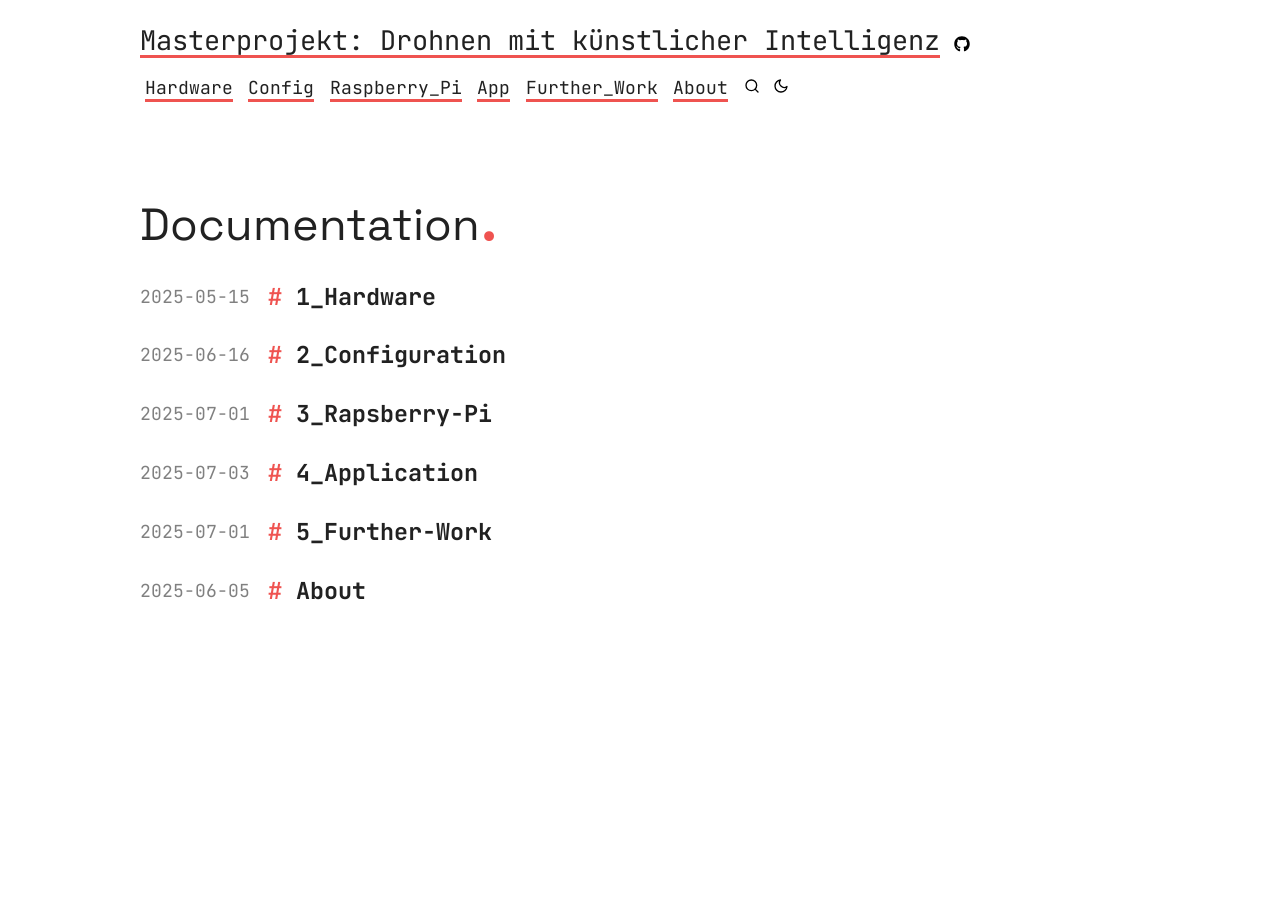
<file: index.html>
<!DOCTYPE html>
<html lang="en" class="dark light">

    <head>
    <meta charset="UTF-8">
    <meta http-equiv="X-UA-Compatible" content="IE=edge">
    <meta name="viewport" content="width=device-width, initial-scale=1.0">
    <meta name="base" content="https:&#x2F;&#x2F;Frankfurt-UAS-AI-Drone.github.io">

    

    
    
    
        <title>Masterprojekt: Drohnen mit künstlicher Intelligenz</title>
        
            <meta property="og:title"
                  content="Masterprojekt: Drohnen mit künstlicher Intelligenz" />
        

    

    
        
            <meta property="og:description" content="Team &#x27;Bananastalker&#x27;" />
        
    

    
        
            <meta name="description" content="Team &#x27;Bananastalker&#x27;" />
        
    

    
    

    
    
        <link href=https://Frankfurt-UAS-AI-Drone.github.io/fonts.css rel="stylesheet" />
    

    
    

    
    

    
    

    
    

    

    
    <link rel="alternate"
          type="application/atom+xml"
          title="Masterprojekt: Drohnen mit künstlicher Intelligenz"
          href="https://Frankfurt-UAS-AI-Drone.github.io/atom.xml">


    
    
        <link rel="stylesheet"
              type="text/css"
              href="https://Frankfurt-UAS-AI-Drone.github.io/theme/light.css" />
        <link id="darkModeStyle"
              rel="stylesheet"
              type="text/css"
              href="https://Frankfurt-UAS-AI-Drone.github.io/theme/dark.css" />
    

    <!-- Set the correct theme in the script -->

    
        <script src=https://Frankfurt-UAS-AI-Drone.github.io/js/themetoggle.js></script>

        
            <script>setTheme(getSavedTheme());</script>
        
    


    <link rel="stylesheet"
          type="text/css"
          media="screen"
          href="https://Frankfurt-UAS-AI-Drone.github.io/main.css" />

    

    <script defer
                    src="https://Frankfurt-UAS-AI-Drone.github.io/search_index.en.js?h=4121a03cc048544de77e"></script>
        <script defer
                src="https://Frankfurt-UAS-AI-Drone.github.io/js/searchElasticlunr.min.js?h=3626c0ef99daa745b31e"></script></head>


    <body>
        <div class="content">
            <header>
    <div class="main">
        
            <a href=https:&#x2F;&#x2F;Frankfurt-UAS-AI-Drone.github.io>Masterprojekt: Drohnen mit künstlicher Intelligenz</a>
        


        <div class="socials">
            
                <a rel="me" href="https:&#x2F;&#x2F;github.com&#x2F;Frankfurt-UAS-AI-Drone" class="social">
                    <img alt="github"
                         src="https://Frankfurt-UAS-AI-Drone.github.io/icons/social/github.svg">
                </a>
            
        </div>
    </div>

    <nav>
        
            <a href=https://Frankfurt-UAS-AI-Drone.github.io/dronehardware style="margin-left: 0.25em">Hardware</a>
        
            <a href=https://Frankfurt-UAS-AI-Drone.github.io/droneconfig style="margin-left: 0.25em">Config</a>
        
            <a href=https://Frankfurt-UAS-AI-Drone.github.io/raspberrypi style="margin-left: 0.25em">Raspberry_Pi</a>
        
            <a href=https://Frankfurt-UAS-AI-Drone.github.io/application style="margin-left: 0.25em">App</a>
        
            <a href=https://Frankfurt-UAS-AI-Drone.github.io/furtherwork style="margin-left: 0.25em">Further_Work</a>
        
            <a href=https://Frankfurt-UAS-AI-Drone.github.io/about style="margin-left: 0.25em">About</a>
        

        
            <button id="search-button"
                    class="search-button"
                    title="$SHORTCUT to open search">
                <img src="https://Frankfurt-UAS-AI-Drone.github.io/icons/search.svg"
                     alt="Search"
                     class="search-icon">
            </button>

            <div id="searchModal"
                 class="search-modal js"
                 role="dialog"
                 aria-labelledby="modalTitle">
                <div id="modal-content">
                    <h1 id="modalTitle" class="page-header">Search</h1>
                    <div id="searchBar">
                        <input id="searchInput"
                               role="combobox"
                               autocomplete="off"
                               spellcheck="false"
                               aria-expanded="false"
                               aria-controls="results-container"
                               placeholder="Search..." />
                        <button id="clear-search" class="clear-button" title="Clear search">
                            <svg xmlns="http://www.w3.org/2000/svg" viewBox="0 -960 960 960">
                                <path d="m256-200-56-56 224-224-224-224 56-56 224 224 224-224 56 56-224 224 224 224-56 56-224-224-224 224Z" />
                            </svg>
                        </button>
                    </div>
                    <div id="results-container">
                        <div id="results-info">
                            <span id="zero_results" style="display: none;">No results</span>
                            <span id="one_result" style="display: none;">1 result</span>
                            <span id="many_results" style="display: none;">$NUMBER results</span>
                        </div>
                        <div id="results" role="listbox"></div>
                    </div>
                </div>
            </div>
        

        
            <a id="dark-mode-toggle"
               onclick="toggleTheme(); event.preventDefault();"
               href="#">
                <img src="https://Frankfurt-UAS-AI-Drone.github.io/icons/sun.svg"
                     id="sun-icon"
                     style="filter: invert(1)"
                     alt="Light" />
                <img src=https://Frankfurt-UAS-AI-Drone.github.io/icons/moon.svg id="moon-icon" alt="Dark" />
            </a>

            <!-- Inititialize the theme toggle icons -->
            <script>updateItemToggleTheme()</script>
        
    </nav>
</header>


            
            
    
        
    <div class="page-header">
        Documentation<span class="primary-color" style="font-size: 1.6em">.</span>
    </div>

    

    
        <main class="list">
    <ul>
            <li class="list-item">
                <section>
                    <div class="post-header">
                        <time>2025-05-15</time>

                        <div>
                            <h1 class="title">
                                <a href=https://Frankfurt-UAS-AI-Drone.github.io/dronehardware/>1_Hardware</a>

                                
                            </h1>

                            <div class="meta">
                                <div class="description">
                                    
                                        
                                    
                                </div>

                                
                            </div>
                        </div>
                    </div>
                </section>
            </li>
        
            <li class="list-item">
                <section>
                    <div class="post-header">
                        <time>2025-06-16</time>

                        <div>
                            <h1 class="title">
                                <a href=https://Frankfurt-UAS-AI-Drone.github.io/droneconfig/>2_Configuration</a>

                                
                            </h1>

                            <div class="meta">
                                <div class="description">
                                    
                                        
                                    
                                </div>

                                
                            </div>
                        </div>
                    </div>
                </section>
            </li>
        
            <li class="list-item">
                <section>
                    <div class="post-header">
                        <time>2025-07-01</time>

                        <div>
                            <h1 class="title">
                                <a href=https://Frankfurt-UAS-AI-Drone.github.io/raspberrypi/>3_Rapsberry-Pi</a>

                                
                            </h1>

                            <div class="meta">
                                <div class="description">
                                    
                                        
                                    
                                </div>

                                
                            </div>
                        </div>
                    </div>
                </section>
            </li>
        
            <li class="list-item">
                <section>
                    <div class="post-header">
                        <time>2025-07-03</time>

                        <div>
                            <h1 class="title">
                                <a href=https://Frankfurt-UAS-AI-Drone.github.io/application/>4_Application</a>

                                
                            </h1>

                            <div class="meta">
                                <div class="description">
                                    
                                        
                                    
                                </div>

                                
                            </div>
                        </div>
                    </div>
                </section>
            </li>
        
            <li class="list-item">
                <section>
                    <div class="post-header">
                        <time>2025-07-01</time>

                        <div>
                            <h1 class="title">
                                <a href=https://Frankfurt-UAS-AI-Drone.github.io/furtherwork/>5_Further-Work</a>

                                
                            </h1>

                            <div class="meta">
                                <div class="description">
                                    
                                        
                                    
                                </div>

                                
                            </div>
                        </div>
                    </div>
                </section>
            </li>
        
            <li class="list-item">
                <section>
                    <div class="post-header">
                        <time>2025-06-05</time>

                        <div>
                            <h1 class="title">
                                <a href=https://Frankfurt-UAS-AI-Drone.github.io/about/>About</a>

                                
                            </h1>

                            <div class="meta">
                                <div class="description">
                                    
                                        
                                    
                                </div>

                                
                            </div>
                        </div>
                    </div>
                </section>
            </li>
        </ul>

        </main>
    

    


            
                
            

            
        </div>
    </body>

</html>
</file>
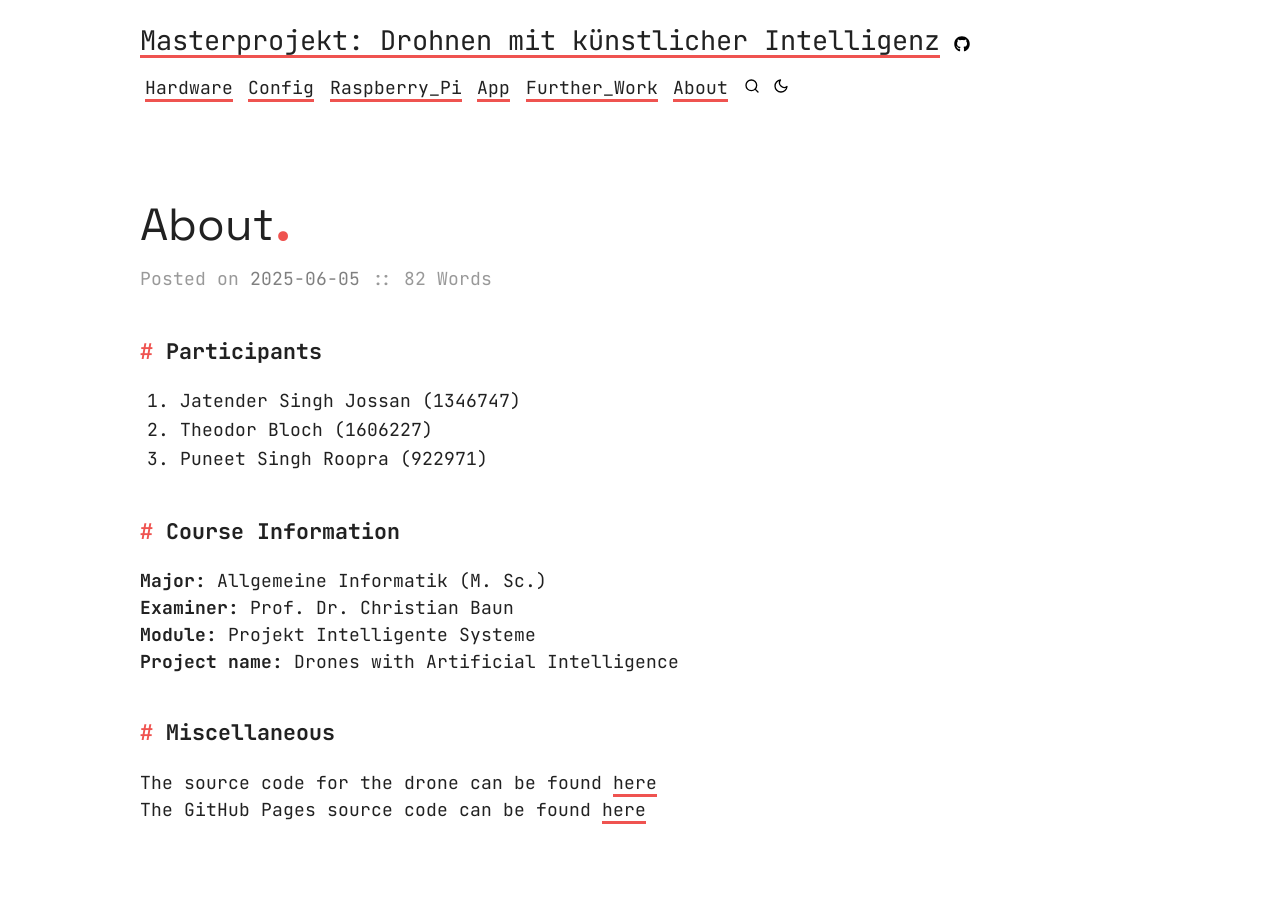
<file: about/index.html>
<!DOCTYPE html>
<html lang="en" class="dark light">

    <head>
    <meta charset="UTF-8">
    <meta http-equiv="X-UA-Compatible" content="IE=edge">
    <meta name="viewport" content="width=device-width, initial-scale=1.0">
    <meta name="base" content="https:&#x2F;&#x2F;Frankfurt-UAS-AI-Drone.github.io">

    

    
    
    
        <title>
            
                About
            
        </title>

        
            <meta property="og:title"
                  content="About" />
        
    

    
        
            <meta property="og:description" content="Team &#x27;Bananastalker&#x27;" />
        
    

    
        
            <meta name="description" content="Team &#x27;Bananastalker&#x27;" />
        
    

    
    

    
    
        <link href=https://Frankfurt-UAS-AI-Drone.github.io/fonts.css rel="stylesheet" />
    

    
    

    
    

    
    

    
    

    

    
    <link rel="alternate"
          type="application/atom+xml"
          title="Masterprojekt: Drohnen mit künstlicher Intelligenz"
          href="https://Frankfurt-UAS-AI-Drone.github.io/atom.xml">


    
    
        <link rel="stylesheet"
              type="text/css"
              href="https://Frankfurt-UAS-AI-Drone.github.io/theme/light.css" />
        <link id="darkModeStyle"
              rel="stylesheet"
              type="text/css"
              href="https://Frankfurt-UAS-AI-Drone.github.io/theme/dark.css" />
    

    <!-- Set the correct theme in the script -->

    
        <script src=https://Frankfurt-UAS-AI-Drone.github.io/js/themetoggle.js></script>

        
            <script>setTheme(getSavedTheme());</script>
        
    


    <link rel="stylesheet"
          type="text/css"
          media="screen"
          href="https://Frankfurt-UAS-AI-Drone.github.io/main.css" />

    

    <script defer
                    src="https://Frankfurt-UAS-AI-Drone.github.io/search_index.en.js?h=4121a03cc048544de77e"></script>
        <script defer
                src="https://Frankfurt-UAS-AI-Drone.github.io/js/searchElasticlunr.min.js?h=3626c0ef99daa745b31e"></script></head>


    <body>
        <div class="content">
            <header>
    <div class="main">
        
            <a href=https:&#x2F;&#x2F;Frankfurt-UAS-AI-Drone.github.io>Masterprojekt: Drohnen mit künstlicher Intelligenz</a>
        


        <div class="socials">
            
                <a rel="me" href="https:&#x2F;&#x2F;github.com&#x2F;Frankfurt-UAS-AI-Drone" class="social">
                    <img alt="github"
                         src="https://Frankfurt-UAS-AI-Drone.github.io/icons/social/github.svg">
                </a>
            
        </div>
    </div>

    <nav>
        
            <a href=https://Frankfurt-UAS-AI-Drone.github.io/dronehardware style="margin-left: 0.25em">Hardware</a>
        
            <a href=https://Frankfurt-UAS-AI-Drone.github.io/droneconfig style="margin-left: 0.25em">Config</a>
        
            <a href=https://Frankfurt-UAS-AI-Drone.github.io/raspberrypi style="margin-left: 0.25em">Raspberry_Pi</a>
        
            <a href=https://Frankfurt-UAS-AI-Drone.github.io/application style="margin-left: 0.25em">App</a>
        
            <a href=https://Frankfurt-UAS-AI-Drone.github.io/furtherwork style="margin-left: 0.25em">Further_Work</a>
        
            <a href=https://Frankfurt-UAS-AI-Drone.github.io/about style="margin-left: 0.25em">About</a>
        

        
            <button id="search-button"
                    class="search-button"
                    title="$SHORTCUT to open search">
                <img src="https://Frankfurt-UAS-AI-Drone.github.io/icons/search.svg"
                     alt="Search"
                     class="search-icon">
            </button>

            <div id="searchModal"
                 class="search-modal js"
                 role="dialog"
                 aria-labelledby="modalTitle">
                <div id="modal-content">
                    <h1 id="modalTitle" class="page-header">Search</h1>
                    <div id="searchBar">
                        <input id="searchInput"
                               role="combobox"
                               autocomplete="off"
                               spellcheck="false"
                               aria-expanded="false"
                               aria-controls="results-container"
                               placeholder="Search..." />
                        <button id="clear-search" class="clear-button" title="Clear search">
                            <svg xmlns="http://www.w3.org/2000/svg" viewBox="0 -960 960 960">
                                <path d="m256-200-56-56 224-224-224-224 56-56 224 224 224-224 56 56-224 224 224 224-56 56-224-224-224 224Z" />
                            </svg>
                        </button>
                    </div>
                    <div id="results-container">
                        <div id="results-info">
                            <span id="zero_results" style="display: none;">No results</span>
                            <span id="one_result" style="display: none;">1 result</span>
                            <span id="many_results" style="display: none;">$NUMBER results</span>
                        </div>
                        <div id="results" role="listbox"></div>
                    </div>
                </div>
            </div>
        

        
            <a id="dark-mode-toggle"
               onclick="toggleTheme(); event.preventDefault();"
               href="#">
                <img src="https://Frankfurt-UAS-AI-Drone.github.io/icons/sun.svg"
                     id="sun-icon"
                     style="filter: invert(1)"
                     alt="Light" />
                <img src=https://Frankfurt-UAS-AI-Drone.github.io/icons/moon.svg id="moon-icon" alt="Dark" />
            </a>

            <!-- Inititialize the theme toggle icons -->
            <script>updateItemToggleTheme()</script>
        
    </nav>
</header>


            
            
    
    <main>
        <article>
            <div class="title">
                
                
    <div class="page-header">
        About<span class="primary-color" style="font-size: 1.6em">.</span>
    </div>


                <div class="meta">
                    
                        Posted on <time>2025-06-05</time>
                    

                    

                    

                    :: 82 Words

                    
                    

                    
                    

                    

                </div>
            </div>

            

            
            

            <section class="body">
                <h1 id="participants">Participants</h1>
<ol>
<li>Jatender Singh Jossan (1346747) </br></li>
<li>Theodor Bloch (1606227) </br></li>
<li>Puneet Singh Roopra (922971) </br></li>
</ol>
<h1 id="course-information">Course Information</h1>
<p><strong>Major:</strong> Allgemeine Informatik (M. Sc.) </br>
<strong>Examiner:</strong> Prof. Dr. Christian Baun </br>
<strong>Module:</strong> Projekt Intelligente Systeme </br>
<strong>Project name:</strong> Drones with Artificial Intelligence</p>
<h1 id="miscellaneous">Miscellaneous</h1>
<p>The source code for the drone can be found <a href="https://github.com/Frankfurt-UAS-AI-Drone/AI-Drone">here</a> </br>
The GitHub Pages source code can be found <a href="https://github.com/Frankfurt-UAS-AI-Drone/Frankfurt-UAS-AI-Drone.github.io">here</a></p>

            </section>
        </article>
    </main>



            
                
            

            
        </div>
    </body>

</html>
</file>
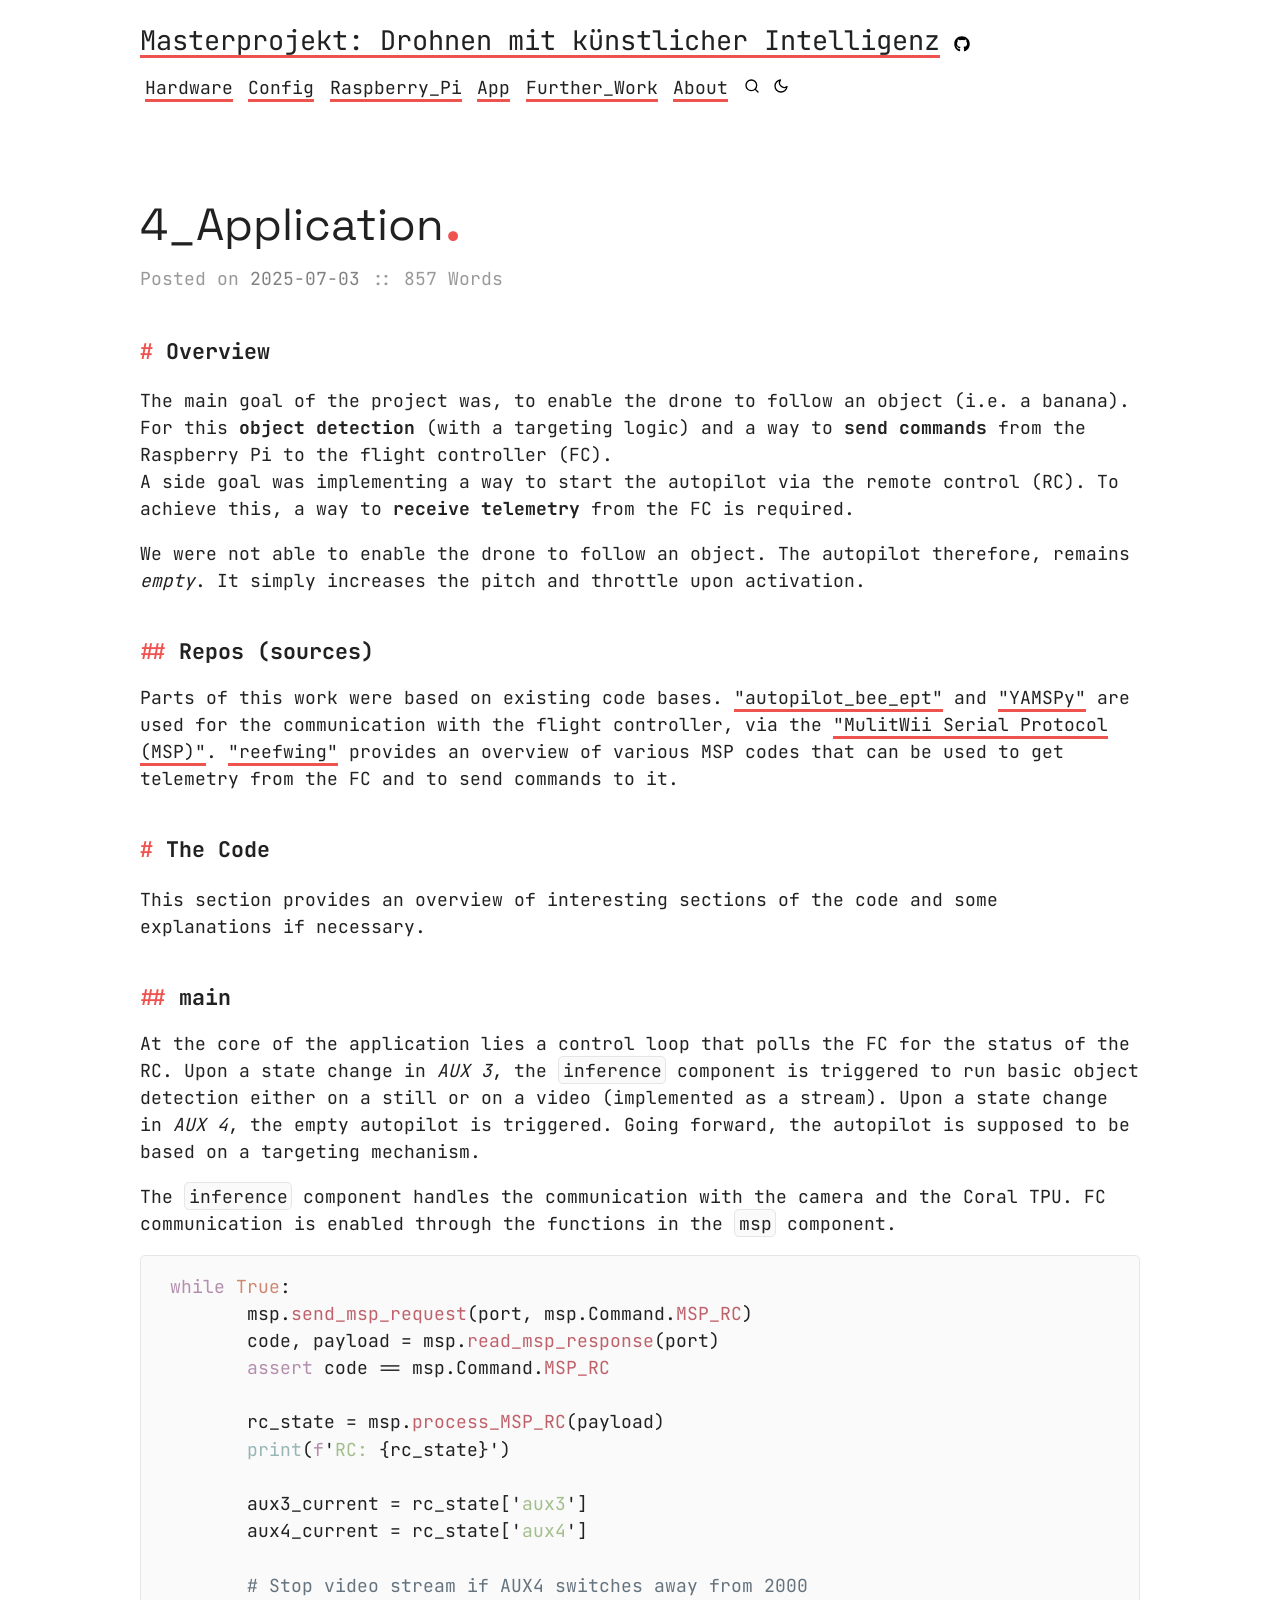
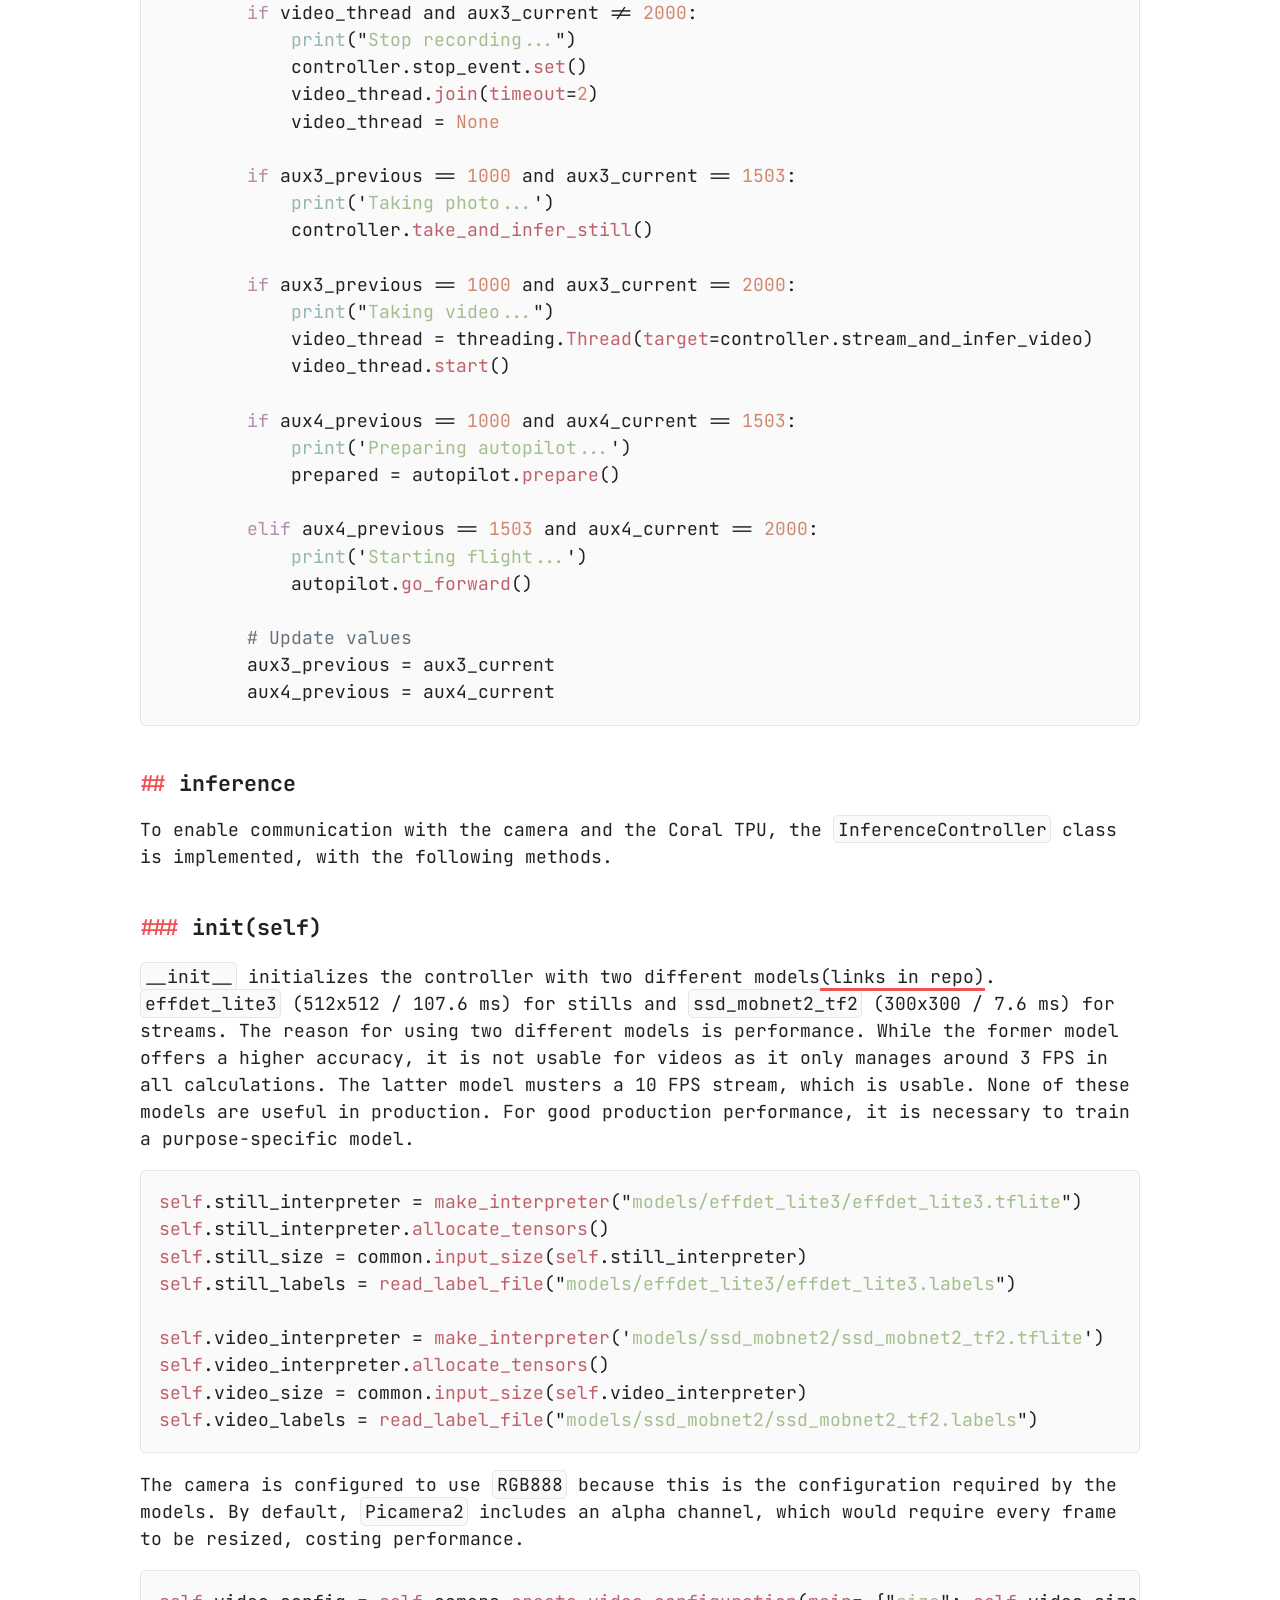
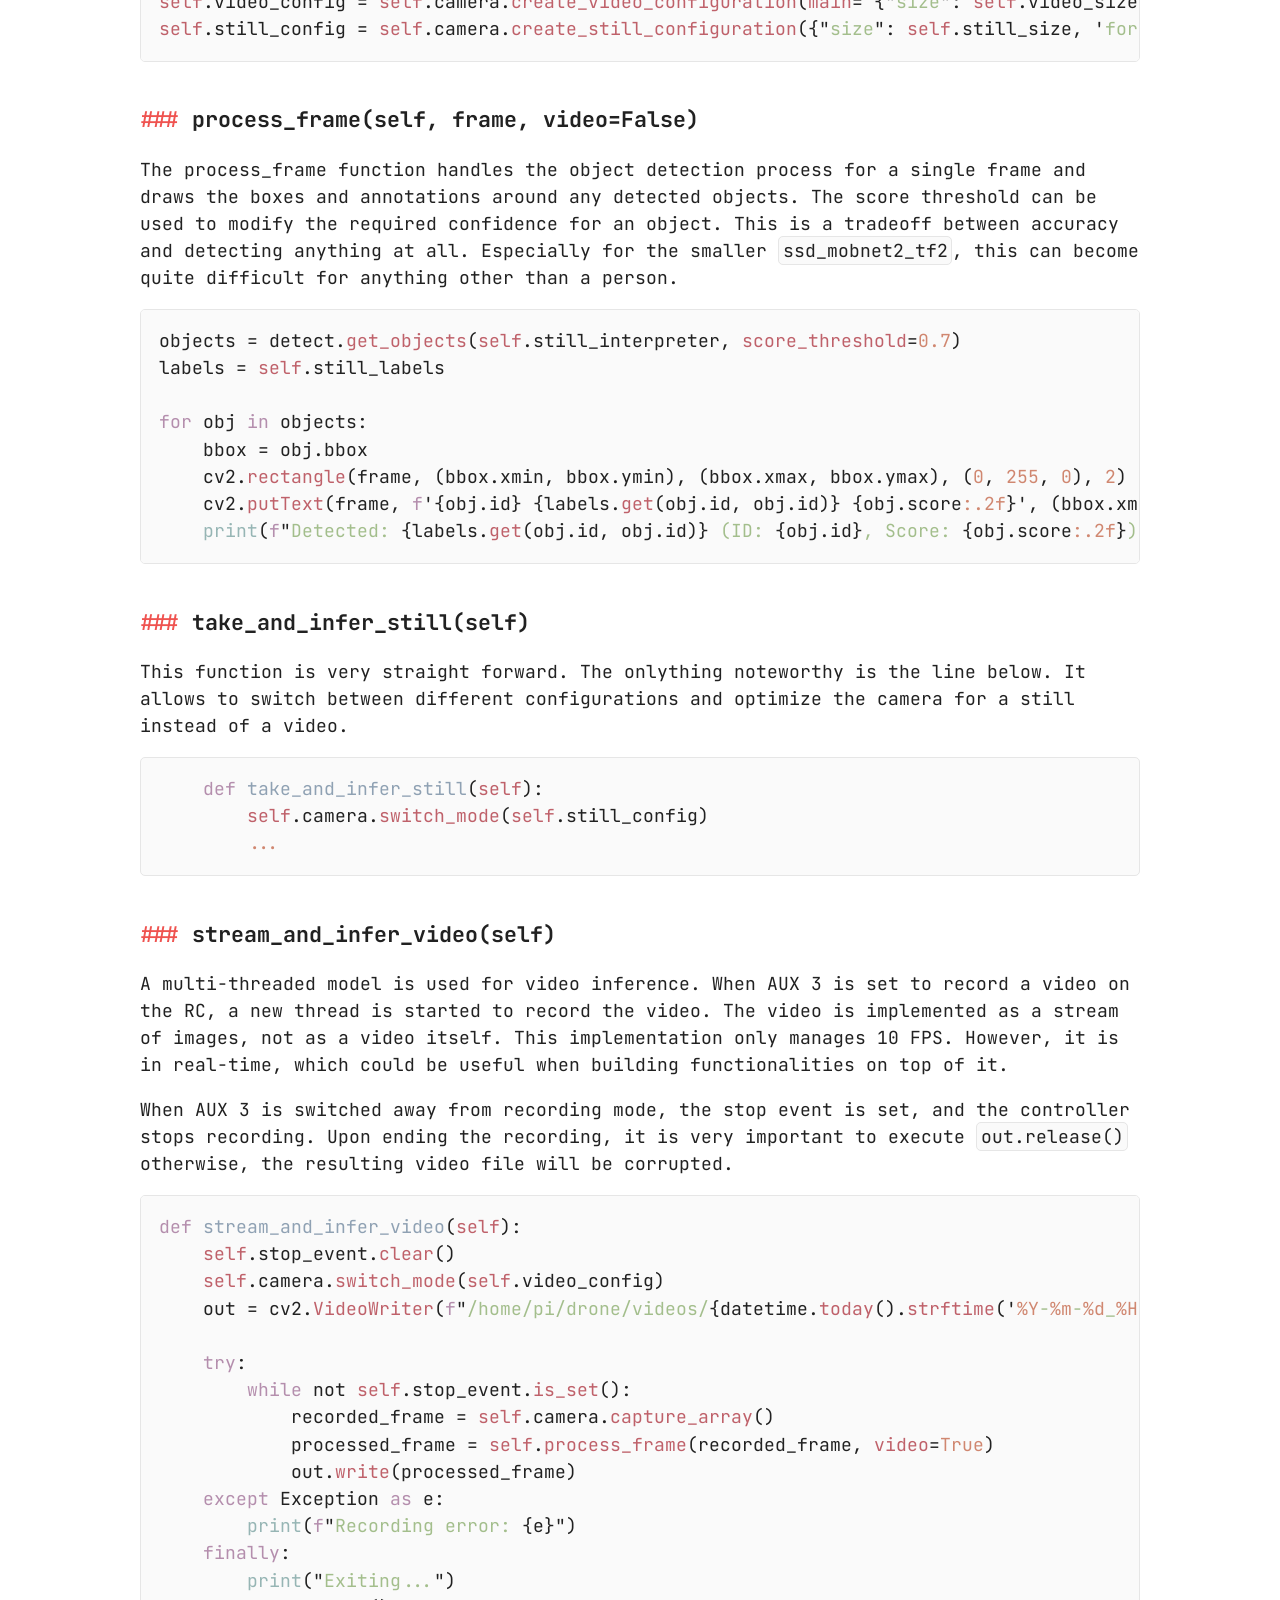
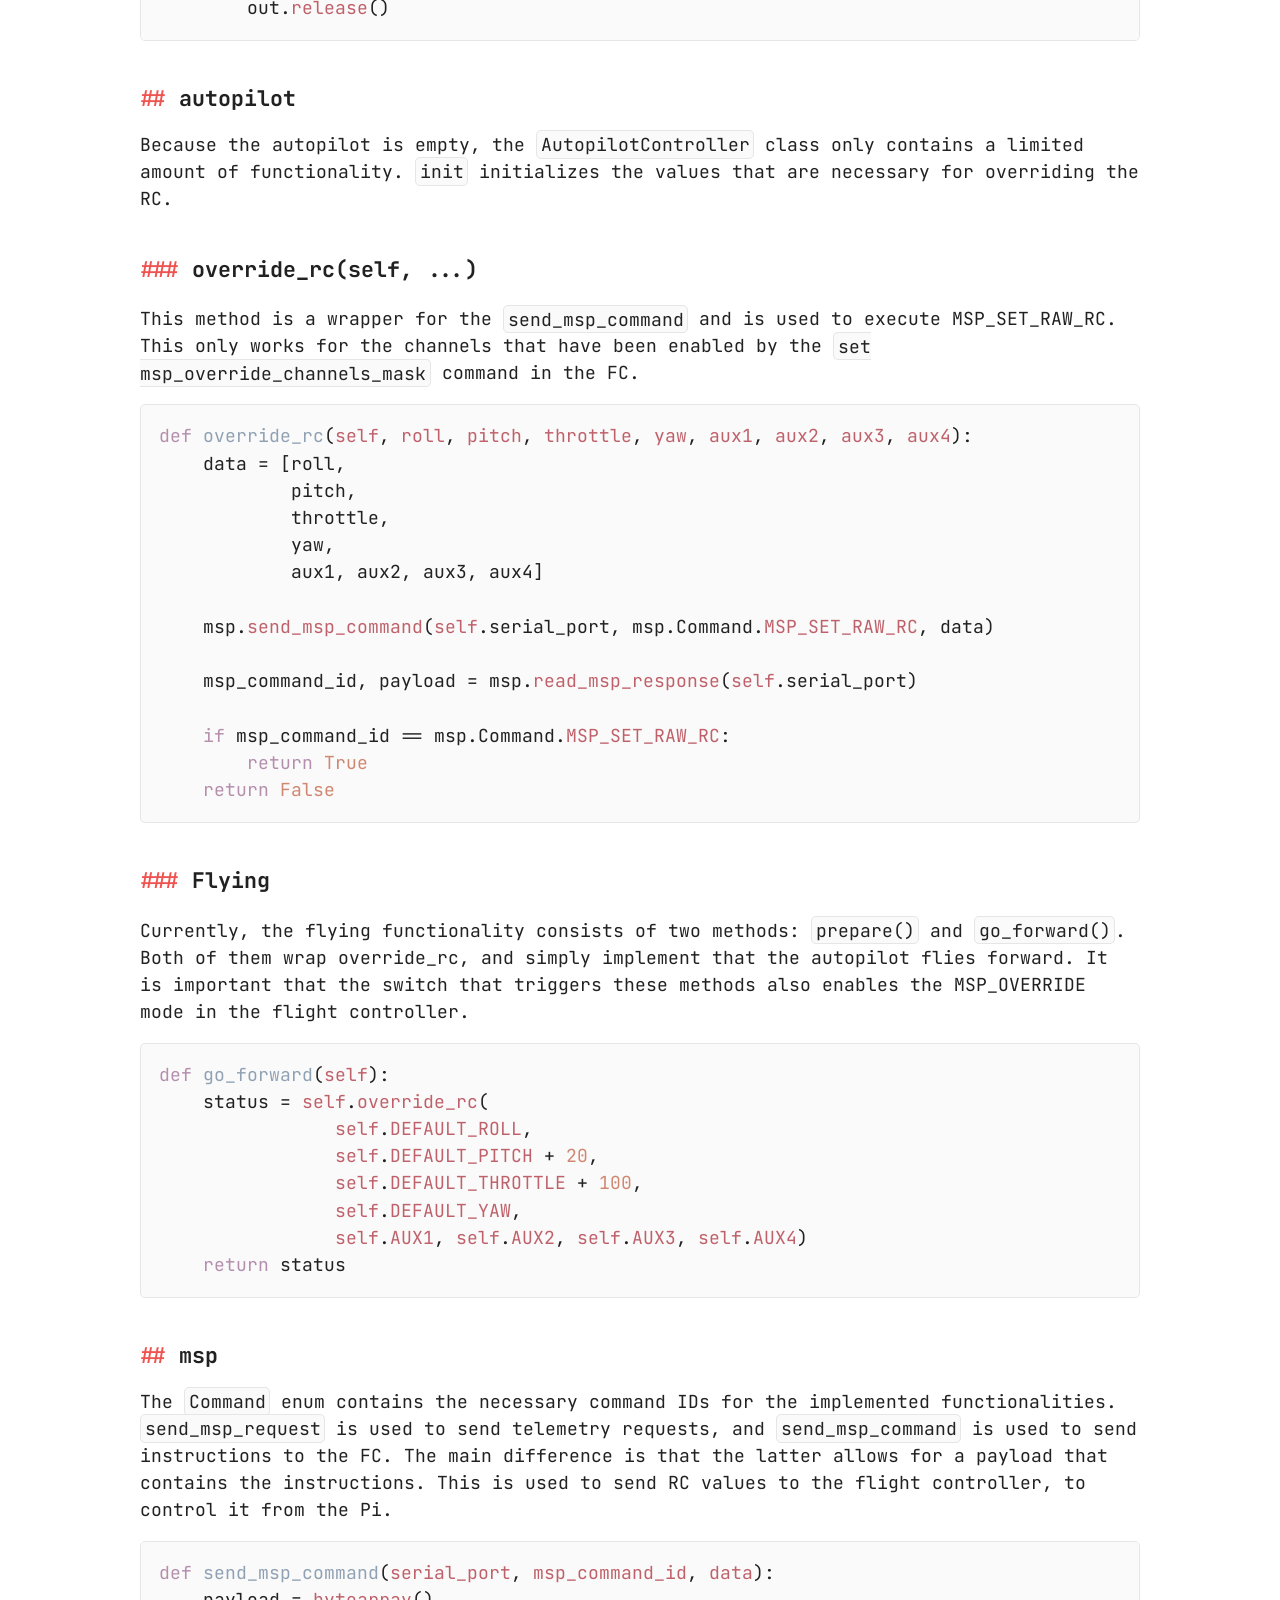
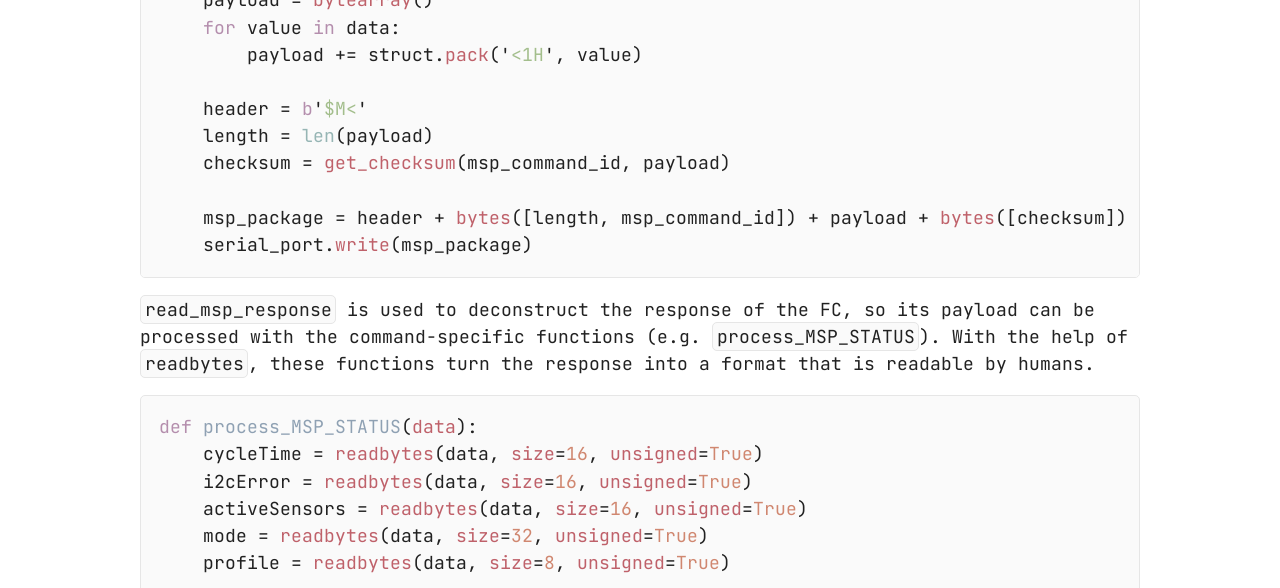
<file: application/index.html>
<!DOCTYPE html>
<html lang="en" class="dark light">

    <head>
    <meta charset="UTF-8">
    <meta http-equiv="X-UA-Compatible" content="IE=edge">
    <meta name="viewport" content="width=device-width, initial-scale=1.0">
    <meta name="base" content="https:&#x2F;&#x2F;Frankfurt-UAS-AI-Drone.github.io">

    

    
    
    
        <title>
            
                4_Application
            
        </title>

        
            <meta property="og:title"
                  content="4_Application" />
        
    

    
        
            <meta property="og:description" content="Team &#x27;Bananastalker&#x27;" />
        
    

    
        
            <meta name="description" content="Team &#x27;Bananastalker&#x27;" />
        
    

    
    

    
    
        <link href=https://Frankfurt-UAS-AI-Drone.github.io/fonts.css rel="stylesheet" />
    

    
    

    
    

    
    

    
    

    

    
    <link rel="alternate"
          type="application/atom+xml"
          title="Masterprojekt: Drohnen mit künstlicher Intelligenz"
          href="https://Frankfurt-UAS-AI-Drone.github.io/atom.xml">


    
    
        <link rel="stylesheet"
              type="text/css"
              href="https://Frankfurt-UAS-AI-Drone.github.io/theme/light.css" />
        <link id="darkModeStyle"
              rel="stylesheet"
              type="text/css"
              href="https://Frankfurt-UAS-AI-Drone.github.io/theme/dark.css" />
    

    <!-- Set the correct theme in the script -->

    
        <script src=https://Frankfurt-UAS-AI-Drone.github.io/js/themetoggle.js></script>

        
            <script>setTheme(getSavedTheme());</script>
        
    


    <link rel="stylesheet"
          type="text/css"
          media="screen"
          href="https://Frankfurt-UAS-AI-Drone.github.io/main.css" />

    

    <script defer
                    src="https://Frankfurt-UAS-AI-Drone.github.io/search_index.en.js?h=4121a03cc048544de77e"></script>
        <script defer
                src="https://Frankfurt-UAS-AI-Drone.github.io/js/searchElasticlunr.min.js?h=3626c0ef99daa745b31e"></script></head>


    <body>
        <div class="content">
            <header>
    <div class="main">
        
            <a href=https:&#x2F;&#x2F;Frankfurt-UAS-AI-Drone.github.io>Masterprojekt: Drohnen mit künstlicher Intelligenz</a>
        


        <div class="socials">
            
                <a rel="me" href="https:&#x2F;&#x2F;github.com&#x2F;Frankfurt-UAS-AI-Drone" class="social">
                    <img alt="github"
                         src="https://Frankfurt-UAS-AI-Drone.github.io/icons/social/github.svg">
                </a>
            
        </div>
    </div>

    <nav>
        
            <a href=https://Frankfurt-UAS-AI-Drone.github.io/dronehardware style="margin-left: 0.25em">Hardware</a>
        
            <a href=https://Frankfurt-UAS-AI-Drone.github.io/droneconfig style="margin-left: 0.25em">Config</a>
        
            <a href=https://Frankfurt-UAS-AI-Drone.github.io/raspberrypi style="margin-left: 0.25em">Raspberry_Pi</a>
        
            <a href=https://Frankfurt-UAS-AI-Drone.github.io/application style="margin-left: 0.25em">App</a>
        
            <a href=https://Frankfurt-UAS-AI-Drone.github.io/furtherwork style="margin-left: 0.25em">Further_Work</a>
        
            <a href=https://Frankfurt-UAS-AI-Drone.github.io/about style="margin-left: 0.25em">About</a>
        

        
            <button id="search-button"
                    class="search-button"
                    title="$SHORTCUT to open search">
                <img src="https://Frankfurt-UAS-AI-Drone.github.io/icons/search.svg"
                     alt="Search"
                     class="search-icon">
            </button>

            <div id="searchModal"
                 class="search-modal js"
                 role="dialog"
                 aria-labelledby="modalTitle">
                <div id="modal-content">
                    <h1 id="modalTitle" class="page-header">Search</h1>
                    <div id="searchBar">
                        <input id="searchInput"
                               role="combobox"
                               autocomplete="off"
                               spellcheck="false"
                               aria-expanded="false"
                               aria-controls="results-container"
                               placeholder="Search..." />
                        <button id="clear-search" class="clear-button" title="Clear search">
                            <svg xmlns="http://www.w3.org/2000/svg" viewBox="0 -960 960 960">
                                <path d="m256-200-56-56 224-224-224-224 56-56 224 224 224-224 56 56-224 224 224 224-56 56-224-224-224 224Z" />
                            </svg>
                        </button>
                    </div>
                    <div id="results-container">
                        <div id="results-info">
                            <span id="zero_results" style="display: none;">No results</span>
                            <span id="one_result" style="display: none;">1 result</span>
                            <span id="many_results" style="display: none;">$NUMBER results</span>
                        </div>
                        <div id="results" role="listbox"></div>
                    </div>
                </div>
            </div>
        

        
            <a id="dark-mode-toggle"
               onclick="toggleTheme(); event.preventDefault();"
               href="#">
                <img src="https://Frankfurt-UAS-AI-Drone.github.io/icons/sun.svg"
                     id="sun-icon"
                     style="filter: invert(1)"
                     alt="Light" />
                <img src=https://Frankfurt-UAS-AI-Drone.github.io/icons/moon.svg id="moon-icon" alt="Dark" />
            </a>

            <!-- Inititialize the theme toggle icons -->
            <script>updateItemToggleTheme()</script>
        
    </nav>
</header>


            
            
    
    <main>
        <article>
            <div class="title">
                
                
    <div class="page-header">
        4_Application<span class="primary-color" style="font-size: 1.6em">.</span>
    </div>


                <div class="meta">
                    
                        Posted on <time>2025-07-03</time>
                    

                    

                    

                    :: 857 Words

                    
                    

                    
                    

                    

                </div>
            </div>

            

            
            

            <section class="body">
                <h1 id="overview">Overview</h1>
<p>The main goal of the project was, to enable the drone to follow an object (i.e. a banana). For this <strong>object detection</strong> (with a targeting logic) and a way to <strong>send commands</strong> from the Raspberry Pi to the flight controller (FC). </br>
A side goal was implementing a way to start the autopilot via the remote control (RC). To achieve this, a way to <strong>receive telemetry</strong> from the FC is required.</p>
<p>We were not able to enable the drone to follow an object. The autopilot therefore, remains <em>empty</em>. It simply increases the pitch and throttle upon activation.</p>
<h2 id="repos-sources">Repos (sources)</h2>
<p>Parts of this work were based on existing code bases. <a href="https://github.com/under0tech/autopilot_bee_ept">"autopilot_bee_ept"</a> and <a href="https://github.com/thecognifly/YAMSPy">"YAMSPy"</a> are used for the communication with the flight controller, via the <a href="https://betaflight.com/docs/development/API/MSP-Extensions">"MulitWii Serial Protocol (MSP)"</a>. <a href="https://gist.github.com/reefwing/e9ba13aed51e83cb7245bb4e55b84dea">"reefwing"</a> provides an overview of various MSP codes that can be used to get telemetry from the FC and to send commands to it. </br></p>
<h1 id="the-code">The Code</h1>
<p>This section provides an overview of interesting sections of the code and some explanations if necessary.</p>
<h2 id="main">main</h2>
<p>At the core of the application lies a control loop that polls the FC for the status of the RC. Upon a state change in <em>AUX 3</em>, the <code>inference</code> component is triggered to run basic object detection either on a still or on a video (implemented as a stream). Upon a state change in <em>AUX 4</em>, the empty autopilot is triggered. Going forward, the autopilot is supposed to be based on a targeting mechanism.</p>
<p>The <code>inference</code> component handles the communication with the camera and the Coral TPU. FC communication is enabled through the functions in the <code>msp</code> component.</p>
<pre data-lang="python" style="background-color:#2b303b;color:#c0c5ce;" class="language-python "><code class="language-python" data-lang="python"><span> </span><span style="color:#b48ead;">while </span><span style="color:#d08770;">True</span><span>:
</span><span>        msp.</span><span style="color:#bf616a;">send_msp_request</span><span>(port, msp.Command.</span><span style="color:#bf616a;">MSP_RC</span><span>)
</span><span>        code, payload = msp.</span><span style="color:#bf616a;">read_msp_response</span><span>(port)
</span><span>        </span><span style="color:#b48ead;">assert </span><span>code == msp.Command.</span><span style="color:#bf616a;">MSP_RC
</span><span>
</span><span>        rc_state = msp.</span><span style="color:#bf616a;">process_MSP_RC</span><span>(payload)
</span><span>        </span><span style="color:#96b5b4;">print</span><span>(</span><span style="color:#b48ead;">f</span><span>&#39;</span><span style="color:#a3be8c;">RC: </span><span>{rc_state}&#39;)
</span><span>
</span><span>        aux3_current = rc_state[&#39;</span><span style="color:#a3be8c;">aux3</span><span>&#39;]
</span><span>        aux4_current = rc_state[&#39;</span><span style="color:#a3be8c;">aux4</span><span>&#39;]
</span><span>
</span><span>        </span><span style="color:#65737e;"># Stop video stream if AUX4 switches away from 2000 
</span><span>        </span><span style="color:#b48ead;">if </span><span>video_thread and aux3_current != </span><span style="color:#d08770;">2000</span><span>:
</span><span>            </span><span style="color:#96b5b4;">print</span><span>(&quot;</span><span style="color:#a3be8c;">Stop recording...</span><span>&quot;)
</span><span>            controller.stop_event.</span><span style="color:#bf616a;">set</span><span>()
</span><span>            video_thread.</span><span style="color:#bf616a;">join</span><span>(</span><span style="color:#bf616a;">timeout</span><span>=</span><span style="color:#d08770;">2</span><span>)
</span><span>            video_thread = </span><span style="color:#d08770;">None
</span><span>
</span><span>        </span><span style="color:#b48ead;">if </span><span>aux3_previous == </span><span style="color:#d08770;">1000 </span><span>and aux3_current == </span><span style="color:#d08770;">1503</span><span>:
</span><span>            </span><span style="color:#96b5b4;">print</span><span>(&#39;</span><span style="color:#a3be8c;">Taking photo...</span><span>&#39;)
</span><span>            controller.</span><span style="color:#bf616a;">take_and_infer_still</span><span>()
</span><span>
</span><span>        </span><span style="color:#b48ead;">if </span><span>aux3_previous == </span><span style="color:#d08770;">1000 </span><span>and aux3_current == </span><span style="color:#d08770;">2000</span><span>:
</span><span>            </span><span style="color:#96b5b4;">print</span><span>(&quot;</span><span style="color:#a3be8c;">Taking video...</span><span>&quot;)
</span><span>            video_thread = threading.</span><span style="color:#bf616a;">Thread</span><span>(</span><span style="color:#bf616a;">target</span><span>=controller.stream_and_infer_video)
</span><span>            video_thread.</span><span style="color:#bf616a;">start</span><span>()
</span><span>           
</span><span>        </span><span style="color:#b48ead;">if </span><span>aux4_previous == </span><span style="color:#d08770;">1000 </span><span>and aux4_current == </span><span style="color:#d08770;">1503</span><span>:
</span><span>            </span><span style="color:#96b5b4;">print</span><span>(&#39;</span><span style="color:#a3be8c;">Preparing autopilot...</span><span>&#39;)
</span><span>            prepared = autopilot.</span><span style="color:#bf616a;">prepare</span><span>()
</span><span>
</span><span>        </span><span style="color:#b48ead;">elif </span><span>aux4_previous == </span><span style="color:#d08770;">1503 </span><span>and aux4_current == </span><span style="color:#d08770;">2000</span><span>:
</span><span>            </span><span style="color:#96b5b4;">print</span><span>(&#39;</span><span style="color:#a3be8c;">Starting flight...</span><span>&#39;)
</span><span>            autopilot.</span><span style="color:#bf616a;">go_forward</span><span>()
</span><span>
</span><span>        </span><span style="color:#65737e;"># Update values
</span><span>        aux3_previous = aux3_current
</span><span>        aux4_previous = aux4_current
</span></code></pre>
<h2 id="inference">inference</h2>
<p>To enable communication with the camera and the Coral TPU, the <code>InferenceController</code> class is implemented, with the following methods.</p>
<h3 id="init-self"><strong>init</strong>(self)</h3>
<p><code>__init__</code> initializes the controller with two different models<a href="https://github.com/Frankfurt-UAS-AI-Drone/AI-Drone">(links in repo)</a>. <code>effdet_lite3</code> (512x512 / 107.6 ms) for stills and <code>ssd_mobnet2_tf2</code> (300x300 / 7.6 ms) for streams. The reason for using two different models is performance. While the former model offers a higher accuracy, it is not usable for videos as it only manages around 3 FPS in all calculations. The latter model musters a 10 FPS stream, which is usable. None of these models are useful in production. For good production performance, it is necessary to train a purpose-specific model.</p>
<pre data-lang="python" style="background-color:#2b303b;color:#c0c5ce;" class="language-python "><code class="language-python" data-lang="python"><span style="color:#bf616a;">self</span><span>.still_interpreter = </span><span style="color:#bf616a;">make_interpreter</span><span>(&quot;</span><span style="color:#a3be8c;">models/effdet_lite3/effdet_lite3.tflite</span><span>&quot;)
</span><span style="color:#bf616a;">self</span><span>.still_interpreter.</span><span style="color:#bf616a;">allocate_tensors</span><span>()
</span><span style="color:#bf616a;">self</span><span>.still_size = common.</span><span style="color:#bf616a;">input_size</span><span>(</span><span style="color:#bf616a;">self</span><span>.still_interpreter)
</span><span style="color:#bf616a;">self</span><span>.still_labels = </span><span style="color:#bf616a;">read_label_file</span><span>(&quot;</span><span style="color:#a3be8c;">models/effdet_lite3/effdet_lite3.labels</span><span>&quot;)
</span><span>
</span><span style="color:#bf616a;">self</span><span>.video_interpreter = </span><span style="color:#bf616a;">make_interpreter</span><span>(&#39;</span><span style="color:#a3be8c;">models/ssd_mobnet2/ssd_mobnet2_tf2.tflite</span><span>&#39;)
</span><span style="color:#bf616a;">self</span><span>.video_interpreter.</span><span style="color:#bf616a;">allocate_tensors</span><span>()
</span><span style="color:#bf616a;">self</span><span>.video_size = common.</span><span style="color:#bf616a;">input_size</span><span>(</span><span style="color:#bf616a;">self</span><span>.video_interpreter)
</span><span style="color:#bf616a;">self</span><span>.video_labels = </span><span style="color:#bf616a;">read_label_file</span><span>(&quot;</span><span style="color:#a3be8c;">models/ssd_mobnet2/ssd_mobnet2_tf2.labels</span><span>&quot;)
</span></code></pre>
<p>The camera is configured to use <code>RGB888</code> because this is the configuration required by the models. By default, <code>Picamera2</code> includes an alpha channel, which would require every frame to be resized, costing performance.</p>
<pre data-lang="python" style="background-color:#2b303b;color:#c0c5ce;" class="language-python "><code class="language-python" data-lang="python"><span style="color:#bf616a;">self</span><span>.video_config = </span><span style="color:#bf616a;">self</span><span>.camera.</span><span style="color:#bf616a;">create_video_configuration</span><span>(</span><span style="color:#bf616a;">main</span><span>= {&quot;</span><span style="color:#a3be8c;">size</span><span>&quot;: </span><span style="color:#bf616a;">self</span><span>.video_size, &#39;</span><span style="color:#a3be8c;">format</span><span>&#39;: &#39;</span><span style="color:#a3be8c;">RGB888</span><span>&#39;}, </span><span style="color:#bf616a;">controls</span><span>={&quot;</span><span style="color:#a3be8c;">FrameRate</span><span>&quot;: </span><span style="color:#bf616a;">self</span><span>.recording_fps})
</span><span style="color:#bf616a;">self</span><span>.still_config = </span><span style="color:#bf616a;">self</span><span>.camera.</span><span style="color:#bf616a;">create_still_configuration</span><span>({&quot;</span><span style="color:#a3be8c;">size</span><span>&quot;: </span><span style="color:#bf616a;">self</span><span>.still_size, &#39;</span><span style="color:#a3be8c;">format</span><span>&#39;: &#39;</span><span style="color:#a3be8c;">RGB888</span><span>&#39;})
</span></code></pre>
<h3 id="process-frame-self-frame-video-false">process_frame(self, frame, video=False)</h3>
<p>The process_frame function handles the object detection process for a single frame and draws the boxes and annotations around any detected objects. The score threshold can be used to modify the required confidence for an object. This is a tradeoff between accuracy and detecting anything at all. Especially for the smaller <code>ssd_mobnet2_tf2</code>, this can become quite difficult for anything other than a person.</p>
<pre data-lang="python" style="background-color:#2b303b;color:#c0c5ce;" class="language-python "><code class="language-python" data-lang="python"><span>objects = detect.</span><span style="color:#bf616a;">get_objects</span><span>(</span><span style="color:#bf616a;">self</span><span>.still_interpreter, </span><span style="color:#bf616a;">score_threshold</span><span>=</span><span style="color:#d08770;">0.7</span><span>)
</span><span>labels = </span><span style="color:#bf616a;">self</span><span>.still_labels
</span><span>
</span><span style="color:#b48ead;">for </span><span>obj </span><span style="color:#b48ead;">in </span><span>objects:
</span><span>    bbox = obj.bbox
</span><span>    cv2.</span><span style="color:#bf616a;">rectangle</span><span>(frame, (bbox.xmin, bbox.ymin), (bbox.xmax, bbox.ymax), (</span><span style="color:#d08770;">0</span><span>, </span><span style="color:#d08770;">255</span><span>, </span><span style="color:#d08770;">0</span><span>), </span><span style="color:#d08770;">2</span><span>)
</span><span>    cv2.</span><span style="color:#bf616a;">putText</span><span>(frame, </span><span style="color:#b48ead;">f</span><span>&#39;{obj.id} {labels.</span><span style="color:#bf616a;">get</span><span>(obj.id, obj.id)} {obj.score</span><span style="color:#d08770;">:.2f</span><span>}&#39;, (bbox.xmin, bbox.ymin - </span><span style="color:#d08770;">10</span><span>), cv2.</span><span style="color:#bf616a;">FONT_HERSHEY_SIMPLEX</span><span>, </span><span style="color:#d08770;">0.5</span><span>, (</span><span style="color:#d08770;">0</span><span>, </span><span style="color:#d08770;">255</span><span>, </span><span style="color:#d08770;">0</span><span>), </span><span style="color:#d08770;">2</span><span>)
</span><span>    </span><span style="color:#96b5b4;">print</span><span>(</span><span style="color:#b48ead;">f</span><span>&quot;</span><span style="color:#a3be8c;">Detected: </span><span>{labels.</span><span style="color:#bf616a;">get</span><span>(obj.id, obj.id)}</span><span style="color:#a3be8c;"> (ID: </span><span>{obj.id}</span><span style="color:#a3be8c;">, Score: </span><span>{obj.score</span><span style="color:#d08770;">:.2f</span><span>}</span><span style="color:#a3be8c;">)</span><span>&quot;)
</span></code></pre>
<h3 id="take-and-infer-still-self">take_and_infer_still(self)</h3>
<p>This function is very straight forward. The onlything noteworthy is the line below. It allows to switch between different configurations and optimize the camera for a still instead of a video.</p>
<pre data-lang="python" style="background-color:#2b303b;color:#c0c5ce;" class="language-python "><code class="language-python" data-lang="python"><span>    </span><span style="color:#b48ead;">def </span><span style="color:#8fa1b3;">take_and_infer_still</span><span>(</span><span style="color:#bf616a;">self</span><span>):
</span><span>        </span><span style="color:#bf616a;">self</span><span>.camera.</span><span style="color:#bf616a;">switch_mode</span><span>(</span><span style="color:#bf616a;">self</span><span>.still_config)
</span><span>        </span><span style="color:#d08770;">...
</span></code></pre>
<h3 id="stream-and-infer-video-self">stream_and_infer_video(self)</h3>
<p>A multi-threaded model is used for video inference. When AUX 3 is set to record a video on the RC, a new thread is started to record the video. The video is implemented as a stream of images, not as a video itself. This implementation only manages 10 FPS. However, it is in real-time, which could be useful when building functionalities on top of it.</p>
<p>When AUX 3 is switched away from recording mode, the stop event is set, and the controller stops recording. Upon ending the recording, it is very important to execute <code>out.release()</code> otherwise, the resulting video file will be corrupted.</p>
<pre data-lang="python" style="background-color:#2b303b;color:#c0c5ce;" class="language-python "><code class="language-python" data-lang="python"><span style="color:#b48ead;">def </span><span style="color:#8fa1b3;">stream_and_infer_video</span><span>(</span><span style="color:#bf616a;">self</span><span>):
</span><span>    </span><span style="color:#bf616a;">self</span><span>.stop_event.</span><span style="color:#bf616a;">clear</span><span>()
</span><span>    </span><span style="color:#bf616a;">self</span><span>.camera.</span><span style="color:#bf616a;">switch_mode</span><span>(</span><span style="color:#bf616a;">self</span><span>.video_config)
</span><span>    out = cv2.</span><span style="color:#bf616a;">VideoWriter</span><span>(</span><span style="color:#b48ead;">f</span><span>&quot;</span><span style="color:#a3be8c;">/home/pi/drone/videos/</span><span>{datetime.</span><span style="color:#bf616a;">today</span><span>().</span><span style="color:#bf616a;">strftime</span><span>(&#39;</span><span style="color:#d08770;">%Y</span><span style="color:#a3be8c;">-</span><span style="color:#d08770;">%m</span><span style="color:#a3be8c;">-</span><span style="color:#d08770;">%d</span><span style="color:#a3be8c;">_</span><span style="color:#d08770;">%H</span><span style="color:#a3be8c;">-</span><span style="color:#d08770;">%M</span><span style="color:#a3be8c;">-</span><span style="color:#d08770;">%S</span><span>&#39;)}</span><span style="color:#a3be8c;">.avi</span><span>&quot;, cv2.</span><span style="color:#bf616a;">VideoWriter_fourcc</span><span>(*&#39;</span><span style="color:#a3be8c;">XVID</span><span>&#39;), </span><span style="color:#bf616a;">self</span><span>.playback_fps, </span><span style="color:#bf616a;">self</span><span>.video_size)
</span><span>
</span><span>    </span><span style="color:#b48ead;">try</span><span>: 
</span><span>        </span><span style="color:#b48ead;">while </span><span>not </span><span style="color:#bf616a;">self</span><span>.stop_event.</span><span style="color:#bf616a;">is_set</span><span>():
</span><span>            recorded_frame = </span><span style="color:#bf616a;">self</span><span>.camera.</span><span style="color:#bf616a;">capture_array</span><span>()
</span><span>            processed_frame = </span><span style="color:#bf616a;">self</span><span>.</span><span style="color:#bf616a;">process_frame</span><span>(recorded_frame, </span><span style="color:#bf616a;">video</span><span>=</span><span style="color:#d08770;">True</span><span>)
</span><span>            out.</span><span style="color:#bf616a;">write</span><span>(processed_frame)
</span><span>    </span><span style="color:#b48ead;">except </span><span>Exception </span><span style="color:#b48ead;">as </span><span>e:
</span><span>        </span><span style="color:#96b5b4;">print</span><span>(</span><span style="color:#b48ead;">f</span><span>&quot;</span><span style="color:#a3be8c;">Recording error: </span><span>{e}&quot;)
</span><span>    </span><span style="color:#b48ead;">finally</span><span>:
</span><span>        </span><span style="color:#96b5b4;">print</span><span>(&quot;</span><span style="color:#a3be8c;">Exiting...</span><span>&quot;)
</span><span>        out.</span><span style="color:#bf616a;">release</span><span>()
</span></code></pre>
<h2 id="autopilot">autopilot</h2>
<p>Because the autopilot is empty, the <code>AutopilotController</code> class only contains a limited amount of functionality. <code>init</code> initializes the values that are necessary for overriding the RC.</p>
<h3 id="override-rc-self">override_rc(self, ...)</h3>
<p>This method is a wrapper for the <code>send_msp_command</code> and is used to execute MSP_SET_RAW_RC. This only works for the channels that have been enabled by the <code>set msp_override_channels_mask</code> command in the FC.</p>
<pre data-lang="python" style="background-color:#2b303b;color:#c0c5ce;" class="language-python "><code class="language-python" data-lang="python"><span style="color:#b48ead;">def </span><span style="color:#8fa1b3;">override_rc</span><span>(</span><span style="color:#bf616a;">self</span><span>, </span><span style="color:#bf616a;">roll</span><span>, </span><span style="color:#bf616a;">pitch</span><span>, </span><span style="color:#bf616a;">throttle</span><span>, </span><span style="color:#bf616a;">yaw</span><span>, </span><span style="color:#bf616a;">aux1</span><span>, </span><span style="color:#bf616a;">aux2</span><span>, </span><span style="color:#bf616a;">aux3</span><span>, </span><span style="color:#bf616a;">aux4</span><span>):  
</span><span>    data = [roll, 
</span><span>            pitch, 
</span><span>            throttle, 
</span><span>            yaw, 
</span><span>            aux1, aux2, aux3, aux4]
</span><span>    
</span><span>    msp.</span><span style="color:#bf616a;">send_msp_command</span><span>(</span><span style="color:#bf616a;">self</span><span>.serial_port, msp.Command.</span><span style="color:#bf616a;">MSP_SET_RAW_RC</span><span>, data)
</span><span>    
</span><span>    msp_command_id, payload = msp.</span><span style="color:#bf616a;">read_msp_response</span><span>(</span><span style="color:#bf616a;">self</span><span>.serial_port)
</span><span>
</span><span>    </span><span style="color:#b48ead;">if </span><span>msp_command_id == msp.Command.</span><span style="color:#bf616a;">MSP_SET_RAW_RC</span><span>:
</span><span>        </span><span style="color:#b48ead;">return </span><span style="color:#d08770;">True
</span><span>    </span><span style="color:#b48ead;">return </span><span style="color:#d08770;">False
</span></code></pre>
<h3 id="flying">Flying</h3>
<p>Currently, the flying functionality consists of two methods: <code>prepare()</code> and <code>go_forward()</code>. Both of them wrap override_rc, and simply implement that the autopilot flies forward. It is important that the switch that triggers these methods also enables the MSP_OVERRIDE mode in the flight controller.</p>
<pre data-lang="python" style="background-color:#2b303b;color:#c0c5ce;" class="language-python "><code class="language-python" data-lang="python"><span style="color:#b48ead;">def </span><span style="color:#8fa1b3;">go_forward</span><span>(</span><span style="color:#bf616a;">self</span><span>):
</span><span>    status = </span><span style="color:#bf616a;">self</span><span>.</span><span style="color:#bf616a;">override_rc</span><span>(
</span><span>                </span><span style="color:#bf616a;">self</span><span>.</span><span style="color:#bf616a;">DEFAULT_ROLL</span><span>,
</span><span>                </span><span style="color:#bf616a;">self</span><span>.</span><span style="color:#bf616a;">DEFAULT_PITCH </span><span>+ </span><span style="color:#d08770;">20</span><span>, 
</span><span>                </span><span style="color:#bf616a;">self</span><span>.</span><span style="color:#bf616a;">DEFAULT_THROTTLE </span><span>+ </span><span style="color:#d08770;">100</span><span>, 
</span><span>                </span><span style="color:#bf616a;">self</span><span>.</span><span style="color:#bf616a;">DEFAULT_YAW</span><span>, 
</span><span>                </span><span style="color:#bf616a;">self</span><span>.</span><span style="color:#bf616a;">AUX1</span><span>, </span><span style="color:#bf616a;">self</span><span>.</span><span style="color:#bf616a;">AUX2</span><span>, </span><span style="color:#bf616a;">self</span><span>.</span><span style="color:#bf616a;">AUX3</span><span>, </span><span style="color:#bf616a;">self</span><span>.</span><span style="color:#bf616a;">AUX4</span><span>) 
</span><span>    </span><span style="color:#b48ead;">return </span><span>status
</span></code></pre>
<h2 id="msp">msp</h2>
<p>The <code>Command</code> enum contains the necessary command IDs for the implemented functionalities. <code>send_msp_request</code> is used to send telemetry requests, and <code>send_msp_command</code> is used to send instructions to the FC. The main difference is that the latter allows for a payload that contains the instructions. This is used to send RC values to the flight controller, to control it from the Pi.</p>
<pre data-lang="python" style="background-color:#2b303b;color:#c0c5ce;" class="language-python "><code class="language-python" data-lang="python"><span style="color:#b48ead;">def </span><span style="color:#8fa1b3;">send_msp_command</span><span>(</span><span style="color:#bf616a;">serial_port</span><span>, </span><span style="color:#bf616a;">msp_command_id</span><span>, </span><span style="color:#bf616a;">data</span><span>):
</span><span>    payload = </span><span style="color:#bf616a;">bytearray</span><span>()
</span><span>    </span><span style="color:#b48ead;">for </span><span>value </span><span style="color:#b48ead;">in </span><span>data:
</span><span>        payload += struct.</span><span style="color:#bf616a;">pack</span><span>(&#39;</span><span style="color:#a3be8c;">&lt;1H</span><span>&#39;, value)
</span><span>
</span><span>    header = </span><span style="color:#b48ead;">b</span><span>&#39;</span><span style="color:#a3be8c;">$M&lt;</span><span>&#39;
</span><span>    length = </span><span style="color:#96b5b4;">len</span><span>(payload)
</span><span>    checksum = </span><span style="color:#bf616a;">get_checksum</span><span>(msp_command_id, payload)
</span><span>
</span><span>    msp_package = header + </span><span style="color:#bf616a;">bytes</span><span>([length, msp_command_id]) + payload + </span><span style="color:#bf616a;">bytes</span><span>([checksum])
</span><span>    serial_port.</span><span style="color:#bf616a;">write</span><span>(msp_package)
</span></code></pre>
<p><code>read_msp_response</code> is used to deconstruct the response of the FC, so its payload can be processed with the command-specific functions (e.g. <code>process_MSP_STATUS</code>). With the help of <code>readbytes</code>, these functions turn the response into a format that is readable by humans.</p>
<pre data-lang="python" style="background-color:#2b303b;color:#c0c5ce;" class="language-python "><code class="language-python" data-lang="python"><span style="color:#b48ead;">def </span><span style="color:#8fa1b3;">process_MSP_STATUS</span><span>(</span><span style="color:#bf616a;">data</span><span>):
</span><span>    cycleTime = </span><span style="color:#bf616a;">readbytes</span><span>(data, </span><span style="color:#bf616a;">size</span><span>=</span><span style="color:#d08770;">16</span><span>, </span><span style="color:#bf616a;">unsigned</span><span>=</span><span style="color:#d08770;">True</span><span>)
</span><span>    i2cError = </span><span style="color:#bf616a;">readbytes</span><span>(data, </span><span style="color:#bf616a;">size</span><span>=</span><span style="color:#d08770;">16</span><span>, </span><span style="color:#bf616a;">unsigned</span><span>=</span><span style="color:#d08770;">True</span><span>)
</span><span>    activeSensors = </span><span style="color:#bf616a;">readbytes</span><span>(data, </span><span style="color:#bf616a;">size</span><span>=</span><span style="color:#d08770;">16</span><span>, </span><span style="color:#bf616a;">unsigned</span><span>=</span><span style="color:#d08770;">True</span><span>)
</span><span>    mode = </span><span style="color:#bf616a;">readbytes</span><span>(data, </span><span style="color:#bf616a;">size</span><span>=</span><span style="color:#d08770;">32</span><span>, </span><span style="color:#bf616a;">unsigned</span><span>=</span><span style="color:#d08770;">True</span><span>)
</span><span>    profile = </span><span style="color:#bf616a;">readbytes</span><span>(data, </span><span style="color:#bf616a;">size</span><span>=</span><span style="color:#d08770;">8</span><span>, </span><span style="color:#bf616a;">unsigned</span><span>=</span><span style="color:#d08770;">True</span><span>)
</span><span>
</span><span>    </span><span style="color:#b48ead;">return </span><span>{
</span><span>        &#39;</span><span style="color:#a3be8c;">cycleTime</span><span>&#39;: cycleTime,
</span><span>        &#39;</span><span style="color:#a3be8c;">i2cError</span><span>&#39;: i2cError,
</span><span>        &#39;</span><span style="color:#a3be8c;">activeSensors</span><span>&#39;: activeSensors,
</span><span>        &#39;</span><span style="color:#a3be8c;">mode</span><span>&#39;: mode,
</span><span>        &#39;</span><span style="color:#a3be8c;">profile</span><span>&#39;: profile,
</span><span>    }
</span></code></pre>

            </section>
        </article>
    </main>



            
                
            

            
        </div>
    </body>

</html>
</file>
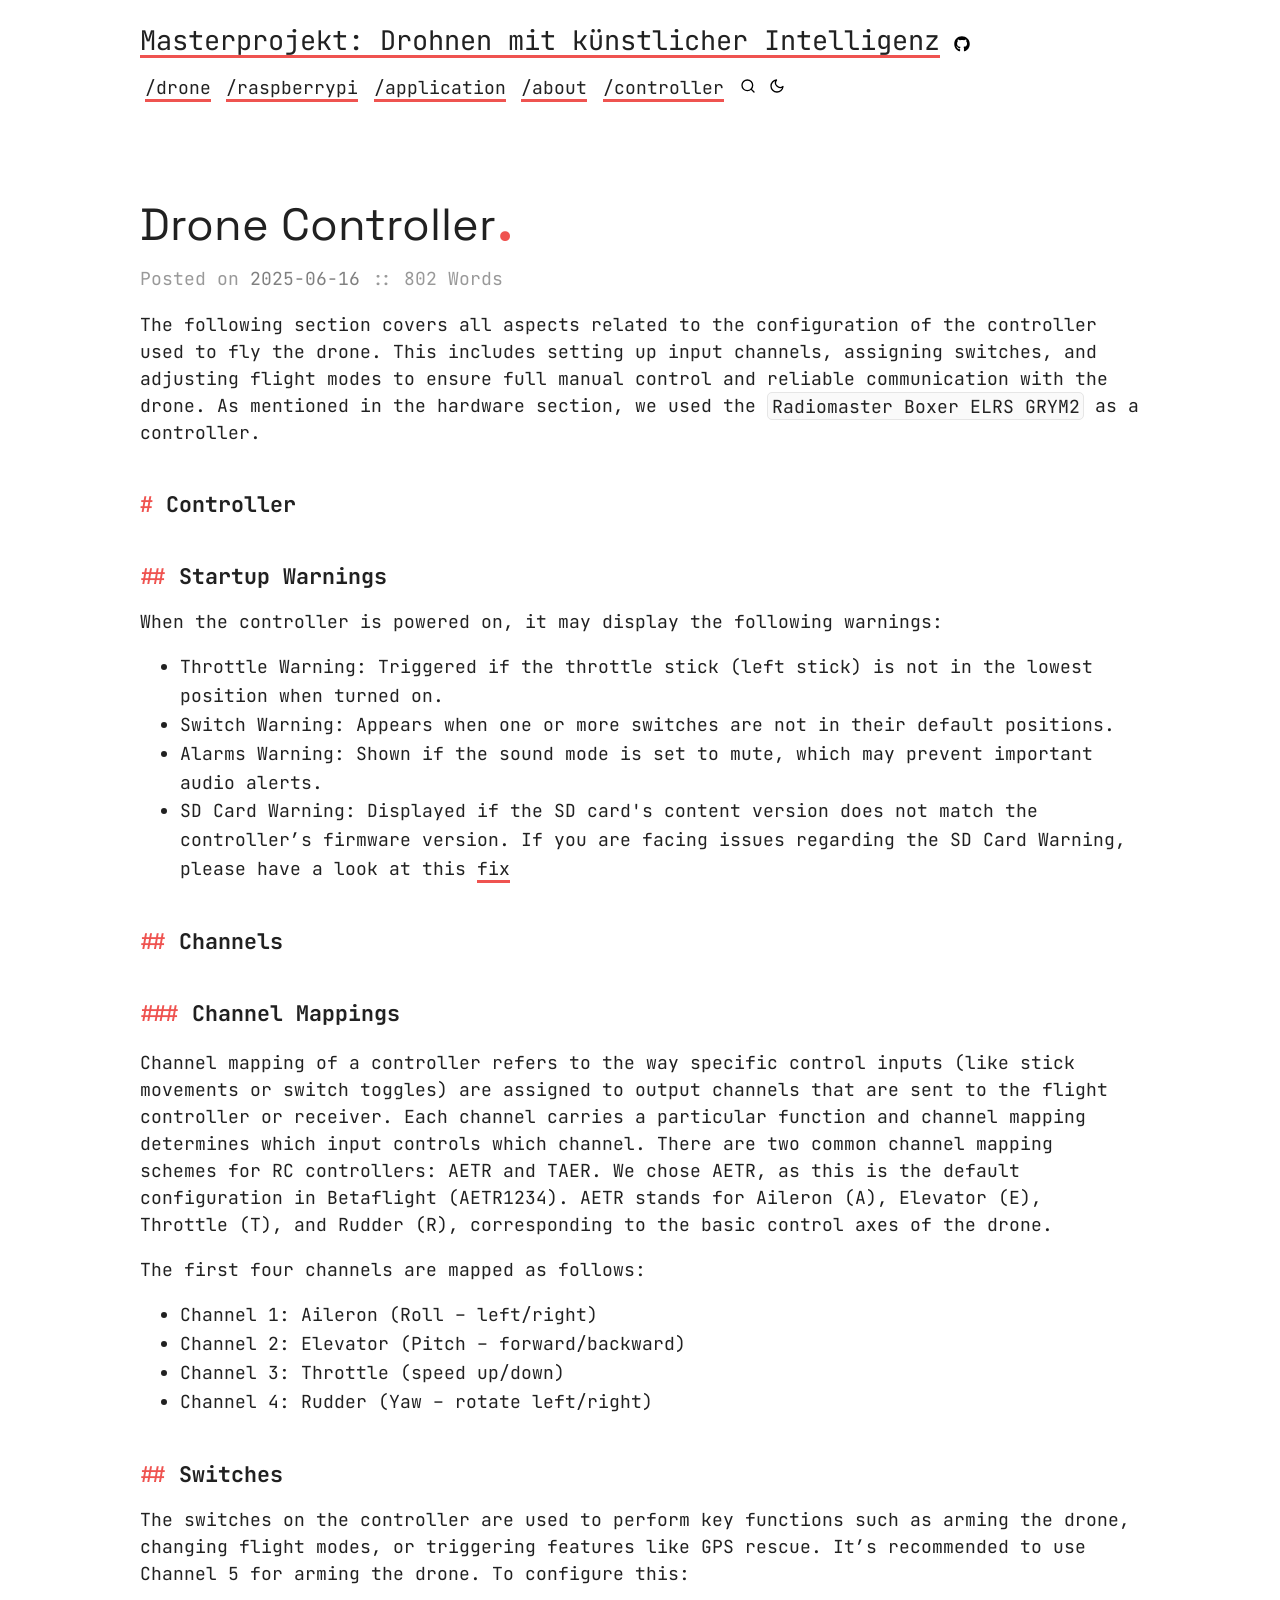
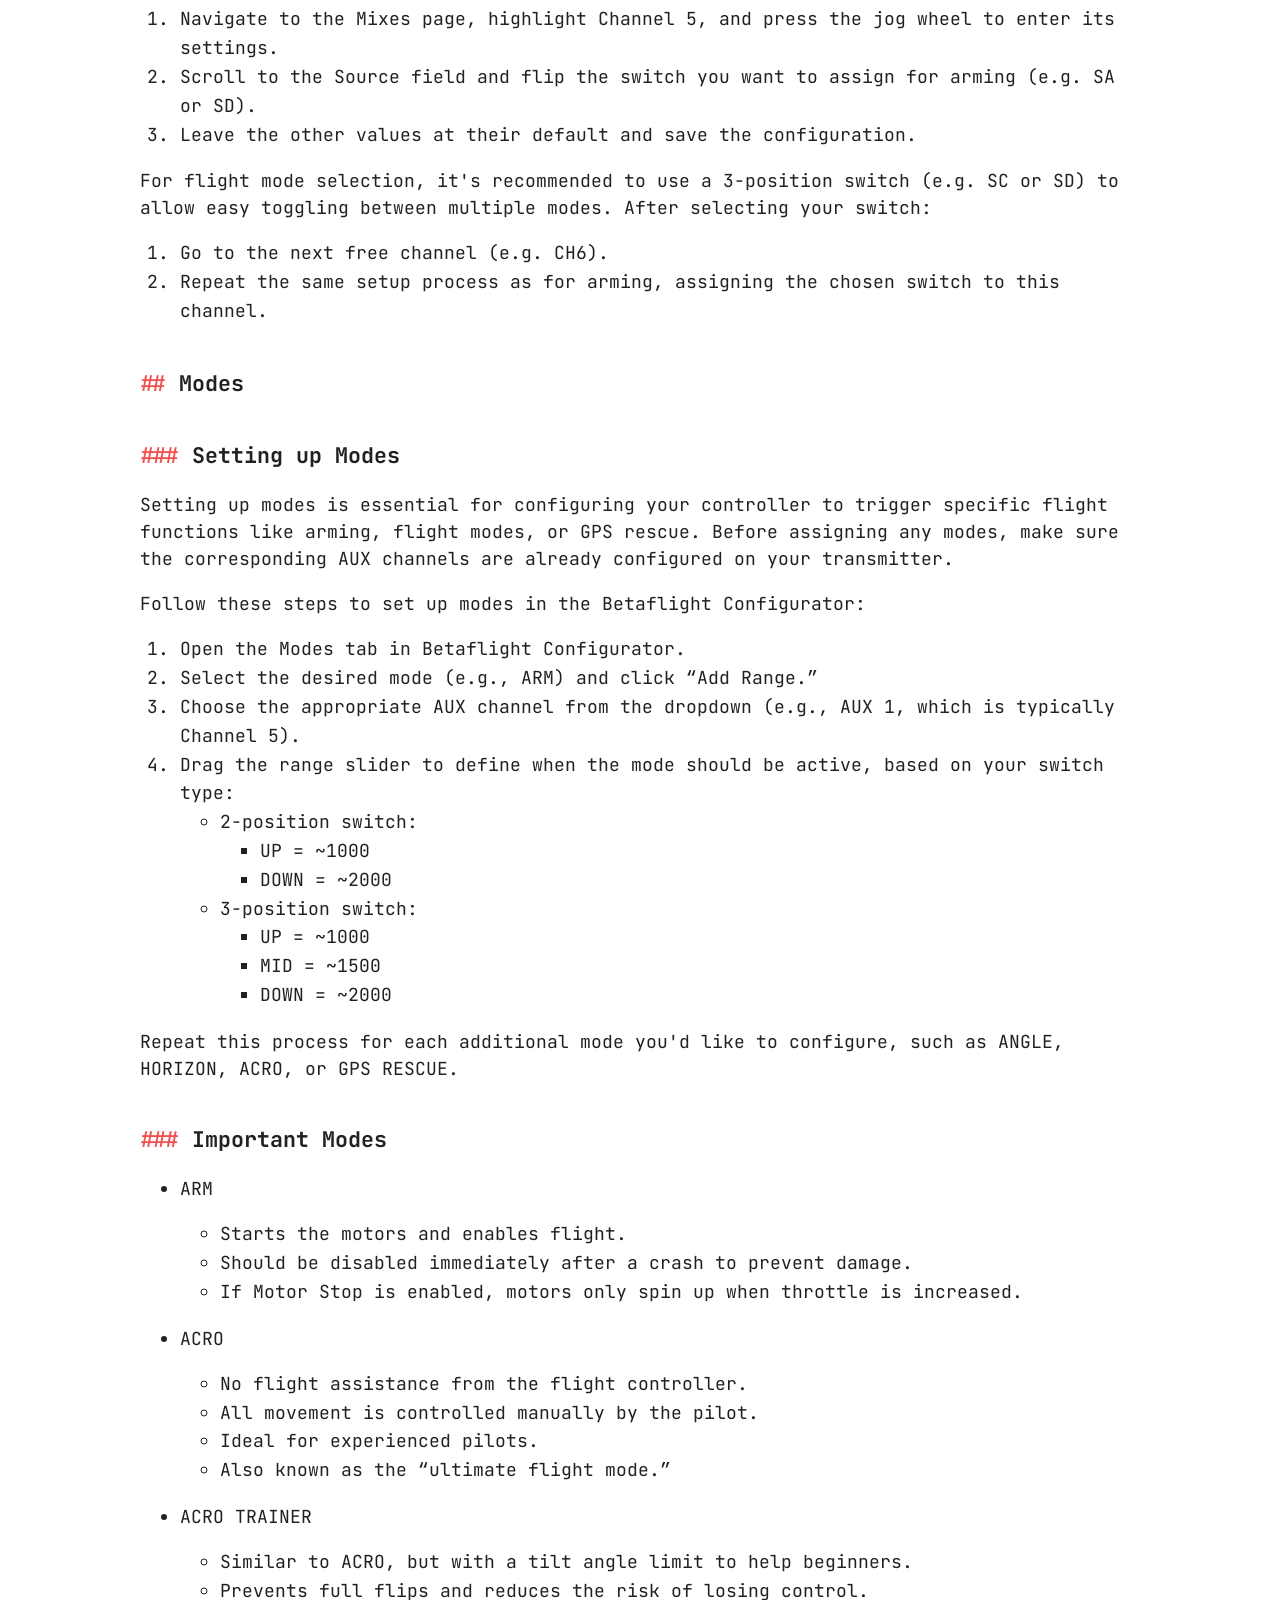
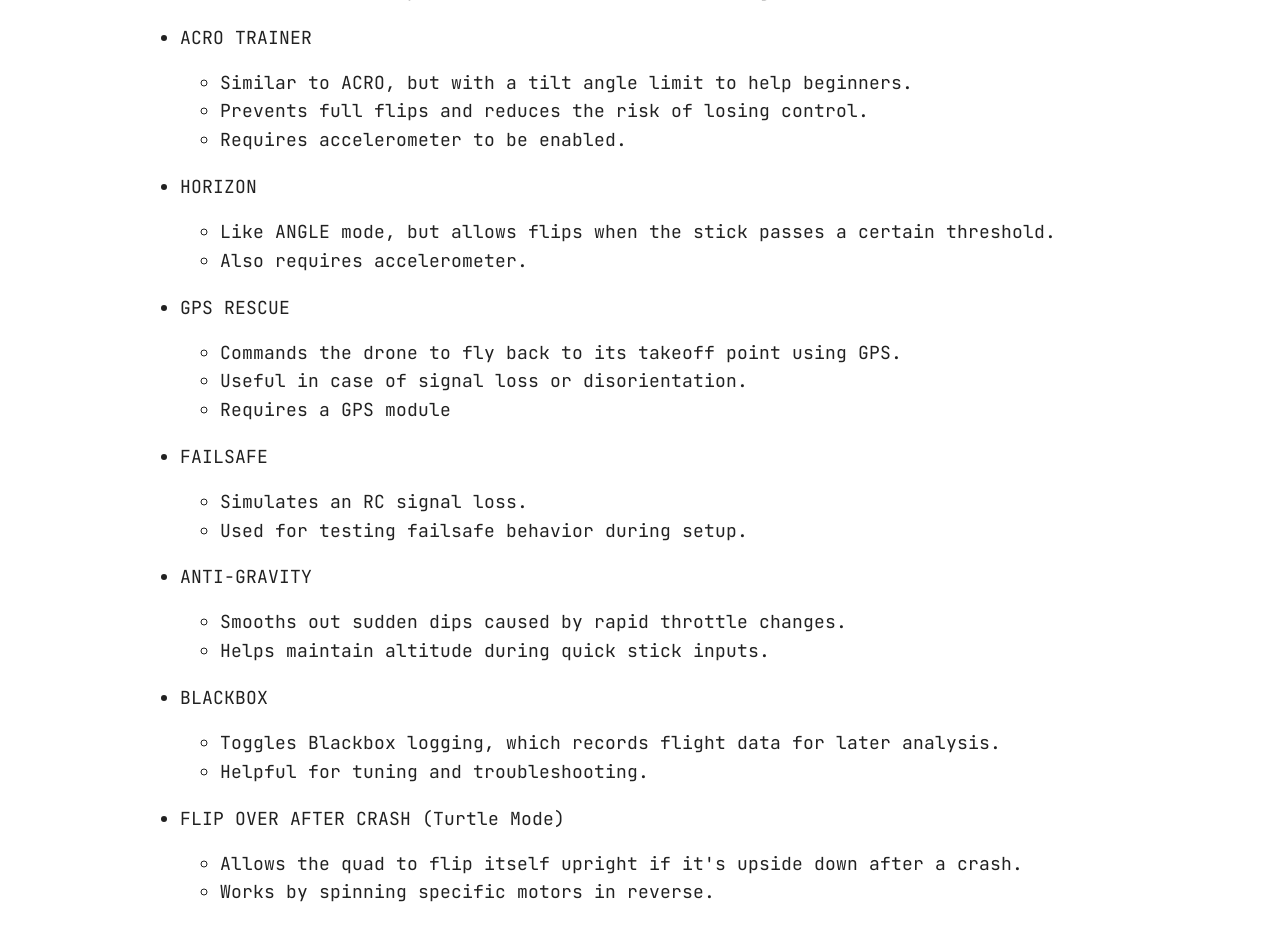
<file: controller/index.html>
<!DOCTYPE html>
<html lang="en" class="dark light">

    <head>
    <meta charset="UTF-8">
    <meta http-equiv="X-UA-Compatible" content="IE=edge">
    <meta name="viewport" content="width=device-width, initial-scale=1.0">
    <meta name="base" content="https:&#x2F;&#x2F;Frankfurt-UAS-AI-Drone.github.io">

    

    
    
    
        <title>
            
                Drone Controller
            
        </title>

        
            <meta property="og:title"
                  content="Drone Controller" />
        
    

    
        
            <meta property="og:description" content="Team &#x27;Bananastalker&#x27;" />
        
    

    
        
            <meta name="description" content="Team &#x27;Bananastalker&#x27;" />
        
    

    
    

    
    
        <link href=https://Frankfurt-UAS-AI-Drone.github.io/fonts.css rel="stylesheet" />
    

    
    

    
    

    
    

    
    

    

    
    <link rel="alternate"
          type="application/atom+xml"
          title="Masterprojekt: Drohnen mit künstlicher Intelligenz"
          href="https://Frankfurt-UAS-AI-Drone.github.io/atom.xml">


    
    
        <link rel="stylesheet"
              type="text/css"
              href="https://Frankfurt-UAS-AI-Drone.github.io/theme/light.css" />
        <link id="darkModeStyle"
              rel="stylesheet"
              type="text/css"
              href="https://Frankfurt-UAS-AI-Drone.github.io/theme/dark.css" />
    

    <!-- Set the correct theme in the script -->

    
        <script src=https://Frankfurt-UAS-AI-Drone.github.io/js/themetoggle.js></script>

        
            <script>setTheme(getSavedTheme());</script>
        
    


    <link rel="stylesheet"
          type="text/css"
          media="screen"
          href="https://Frankfurt-UAS-AI-Drone.github.io/main.css" />

    

    <script defer
                    src="https://Frankfurt-UAS-AI-Drone.github.io/search_index.en.js?h=1ca0e720305a0d74f573"></script>
        <script defer
                src="https://Frankfurt-UAS-AI-Drone.github.io/js/searchElasticlunr.min.js?h=3626c0ef99daa745b31e"></script></head>


    <body>
        <div class="content">
            <header>
    <div class="main">
        
            <a href=https:&#x2F;&#x2F;Frankfurt-UAS-AI-Drone.github.io>Masterprojekt: Drohnen mit künstlicher Intelligenz</a>
        


        <div class="socials">
            
                <a rel="me" href="https:&#x2F;&#x2F;github.com&#x2F;Frankfurt-UAS-AI-Drone" class="social">
                    <img alt="github"
                         src="https://Frankfurt-UAS-AI-Drone.github.io/icons/social/github.svg">
                </a>
            
        </div>
    </div>

    <nav>
        
            <a href=https://Frankfurt-UAS-AI-Drone.github.io/drone style="margin-left: 0.25em">&#x2F;drone</a>
        
            <a href=https://Frankfurt-UAS-AI-Drone.github.io/raspberrypi style="margin-left: 0.25em">&#x2F;raspberrypi</a>
        
            <a href=https://Frankfurt-UAS-AI-Drone.github.io/application style="margin-left: 0.25em">&#x2F;application</a>
        
            <a href=https://Frankfurt-UAS-AI-Drone.github.io/about style="margin-left: 0.25em">&#x2F;about</a>
        
            <a href=https://Frankfurt-UAS-AI-Drone.github.io/controller style="margin-left: 0.25em">&#x2F;controller</a>
        

        
            <button id="search-button"
                    class="search-button"
                    title="$SHORTCUT to open search">
                <img src="https://Frankfurt-UAS-AI-Drone.github.io/icons/search.svg"
                     alt="Search"
                     class="search-icon">
            </button>

            <div id="searchModal"
                 class="search-modal js"
                 role="dialog"
                 aria-labelledby="modalTitle">
                <div id="modal-content">
                    <h1 id="modalTitle" class="page-header">Search</h1>
                    <div id="searchBar">
                        <input id="searchInput"
                               role="combobox"
                               autocomplete="off"
                               spellcheck="false"
                               aria-expanded="false"
                               aria-controls="results-container"
                               placeholder="Search..." />
                        <button id="clear-search" class="clear-button" title="Clear search">
                            <svg xmlns="http://www.w3.org/2000/svg" viewBox="0 -960 960 960">
                                <path d="m256-200-56-56 224-224-224-224 56-56 224 224 224-224 56 56-224 224 224 224-56 56-224-224-224 224Z" />
                            </svg>
                        </button>
                    </div>
                    <div id="results-container">
                        <div id="results-info">
                            <span id="zero_results" style="display: none;">No results</span>
                            <span id="one_result" style="display: none;">1 result</span>
                            <span id="many_results" style="display: none;">$NUMBER results</span>
                        </div>
                        <div id="results" role="listbox"></div>
                    </div>
                </div>
            </div>
        

        
            <a id="dark-mode-toggle"
               onclick="toggleTheme(); event.preventDefault();"
               href="#">
                <img src="https://Frankfurt-UAS-AI-Drone.github.io/icons/sun.svg"
                     id="sun-icon"
                     style="filter: invert(1)"
                     alt="Light" />
                <img src=https://Frankfurt-UAS-AI-Drone.github.io/icons/moon.svg id="moon-icon" alt="Dark" />
            </a>

            <!-- Inititialize the theme toggle icons -->
            <script>updateItemToggleTheme()</script>
        
    </nav>
</header>


            
            
    
    <main>
        <article>
            <div class="title">
                
                
    <div class="page-header">
        Drone Controller<span class="primary-color" style="font-size: 1.6em">.</span>
    </div>


                <div class="meta">
                    
                        Posted on <time>2025-06-16</time>
                    

                    

                    

                    :: 802 Words

                    
                    

                    
                    

                    

                </div>
            </div>

            

            
            

            <section class="body">
                <p>The following section covers all aspects related to the configuration of the controller used to fly the drone. This includes setting up input channels, assigning switches, and adjusting flight modes to ensure full manual control and reliable communication with the drone. As mentioned in the hardware section, we used the <code>Radiomaster Boxer ELRS GRYM2</code> as a controller.</p>
<h1 id="controller">Controller</h1>
<h2 id="startup-warnings">Startup Warnings</h2>
<p>When the controller is powered on, it may display the following warnings:</p>
<ul>
<li>Throttle Warning: Triggered if the throttle stick (left stick) is not in the lowest position when turned on.</li>
<li>Switch Warning:   Appears when one or more switches are not in their default positions.</li>
<li>Alarms Warning:   Shown if the sound mode is set to mute, which may prevent important audio alerts.</li>
<li>SD Card Warning:  Displayed if the SD card's content version does not match the controller’s firmware version. If you are facing issues regarding the SD Card Warning, please have a look at this <a href="https://oscarliang.com/fix-sd-card-warning-opentx/">fix</a></li>
</ul>
<h2 id="channels">Channels</h2>
<h3 id="channel-mappings">Channel Mappings</h3>
<p>Channel mapping of a controller refers to the way specific control inputs (like stick movements or switch toggles) are assigned to output channels that are sent to the flight controller or receiver. Each channel carries a particular function and channel mapping determines which input controls which channel.
There are two common channel mapping schemes for RC controllers: AETR and TAER. We chose AETR, as this is the default configuration in Betaflight (AETR1234).
AETR stands for Aileron (A), Elevator (E), Throttle (T), and Rudder (R), corresponding to the basic control axes of the drone.</p>
<p>The first four channels are mapped as follows:</p>
<ul>
<li>Channel 1: Aileron (Roll – left/right)</li>
<li>Channel 2: Elevator (Pitch – forward/backward)</li>
<li>Channel 3: Throttle (speed up/down)</li>
<li>Channel 4: Rudder (Yaw – rotate left/right)</li>
</ul>
<h2 id="switches">Switches</h2>
<p>The switches on the controller are used to perform key functions such as arming the drone, changing flight modes, or triggering features like GPS rescue.
It’s recommended to use Channel 5 for arming the drone. To configure this:</p>
<ol>
<li>Navigate to the Mixes page, highlight Channel 5, and press the jog wheel to enter its settings.</li>
<li>Scroll to the Source field and flip the switch you want to assign for arming (e.g. SA or SD).</li>
<li>Leave the other values at their default and save the configuration.</li>
</ol>
<p>For flight mode selection, it's recommended to use a 3-position switch (e.g. SC or SD) to allow easy toggling between multiple modes. After selecting your switch:</p>
<ol>
<li>Go to the next free channel (e.g. CH6).</li>
<li>Repeat the same setup process as for arming, assigning the chosen switch to this channel.</li>
</ol>
<h2 id="modes">Modes</h2>
<h3 id="setting-up-modes">Setting up Modes</h3>
<p>Setting up modes is essential for configuring your controller to trigger specific flight functions like arming, flight modes, or GPS rescue. Before assigning any modes, make sure the corresponding AUX channels are already configured on your transmitter.</p>
<p>Follow these steps to set up modes in the Betaflight Configurator:</p>
<ol>
<li>Open the Modes tab in Betaflight Configurator.</li>
<li>Select the desired mode (e.g., ARM) and click “Add Range.”</li>
<li>Choose the appropriate AUX channel from the dropdown (e.g., AUX 1, which is typically Channel 5).</li>
<li>Drag the range slider to define when the mode should be active, based on your switch type:
<ul>
<li>2-position switch:
<ul>
<li>UP = ~1000</li>
<li>DOWN = ~2000</li>
</ul>
</li>
<li>3-position switch:
<ul>
<li>UP = ~1000</li>
<li>MID = ~1500</li>
<li>DOWN = ~2000</li>
</ul>
</li>
</ul>
</li>
</ol>
<p>Repeat this process for each additional mode you'd like to configure, such as ANGLE, HORIZON, ACRO, or GPS RESCUE.</p>
<h3 id="important-modes">Important Modes</h3>
<ul>
<li>
<p>ARM</p>
<ul>
<li>Starts the motors and enables flight.</li>
<li>Should be disabled immediately after a crash to prevent damage.</li>
<li>If Motor Stop is enabled, motors only spin up when throttle is increased.</li>
</ul>
</li>
<li>
<p>ACRO</p>
<ul>
<li>No flight assistance from the flight controller.</li>
<li>All movement is controlled manually by the pilot.</li>
<li>Ideal for experienced pilots.</li>
<li>Also known as the “ultimate flight mode.”</li>
</ul>
</li>
<li>
<p>ACRO TRAINER</p>
<ul>
<li>Similar to ACRO, but with a tilt angle limit to help beginners.</li>
<li>Prevents full flips and reduces the risk of losing control.</li>
</ul>
</li>
<li>
<p>ACRO TRAINER</p>
<ul>
<li>Similar to ACRO, but with a tilt angle limit to help beginners.</li>
<li>Prevents full flips and reduces the risk of losing control.</li>
<li>Requires accelerometer to be enabled.</li>
</ul>
</li>
<li>
<p>HORIZON</p>
<ul>
<li>Like ANGLE mode, but allows flips when the stick passes a certain threshold.</li>
<li>Also requires accelerometer.</li>
</ul>
</li>
<li>
<p>GPS RESCUE</p>
<ul>
<li>Commands the drone to fly back to its takeoff point using GPS.</li>
<li>Useful in case of signal loss or disorientation.</li>
<li>Requires a GPS module</li>
</ul>
</li>
<li>
<p>FAILSAFE</p>
<ul>
<li>Simulates an RC signal loss.</li>
<li>Used for testing failsafe behavior during setup.</li>
</ul>
</li>
<li>
<p>ANTI-GRAVITY</p>
<ul>
<li>Smooths out sudden dips caused by rapid throttle changes.</li>
<li>Helps maintain altitude during quick stick inputs.</li>
</ul>
</li>
<li>
<p>BLACKBOX</p>
<ul>
<li>Toggles Blackbox logging, which records flight data for later analysis.</li>
<li>Helpful for tuning and troubleshooting.</li>
</ul>
</li>
<li>
<p>FLIP OVER AFTER CRASH (Turtle Mode)</p>
<ul>
<li>Allows the quad to flip itself upright if it's upside down after a crash.</li>
<li>Works by spinning specific motors in reverse.</li>
</ul>
</li>
</ul>

            </section>
        </article>
    </main>



            
                
            

            
        </div>
    </body>

</html>
</file>
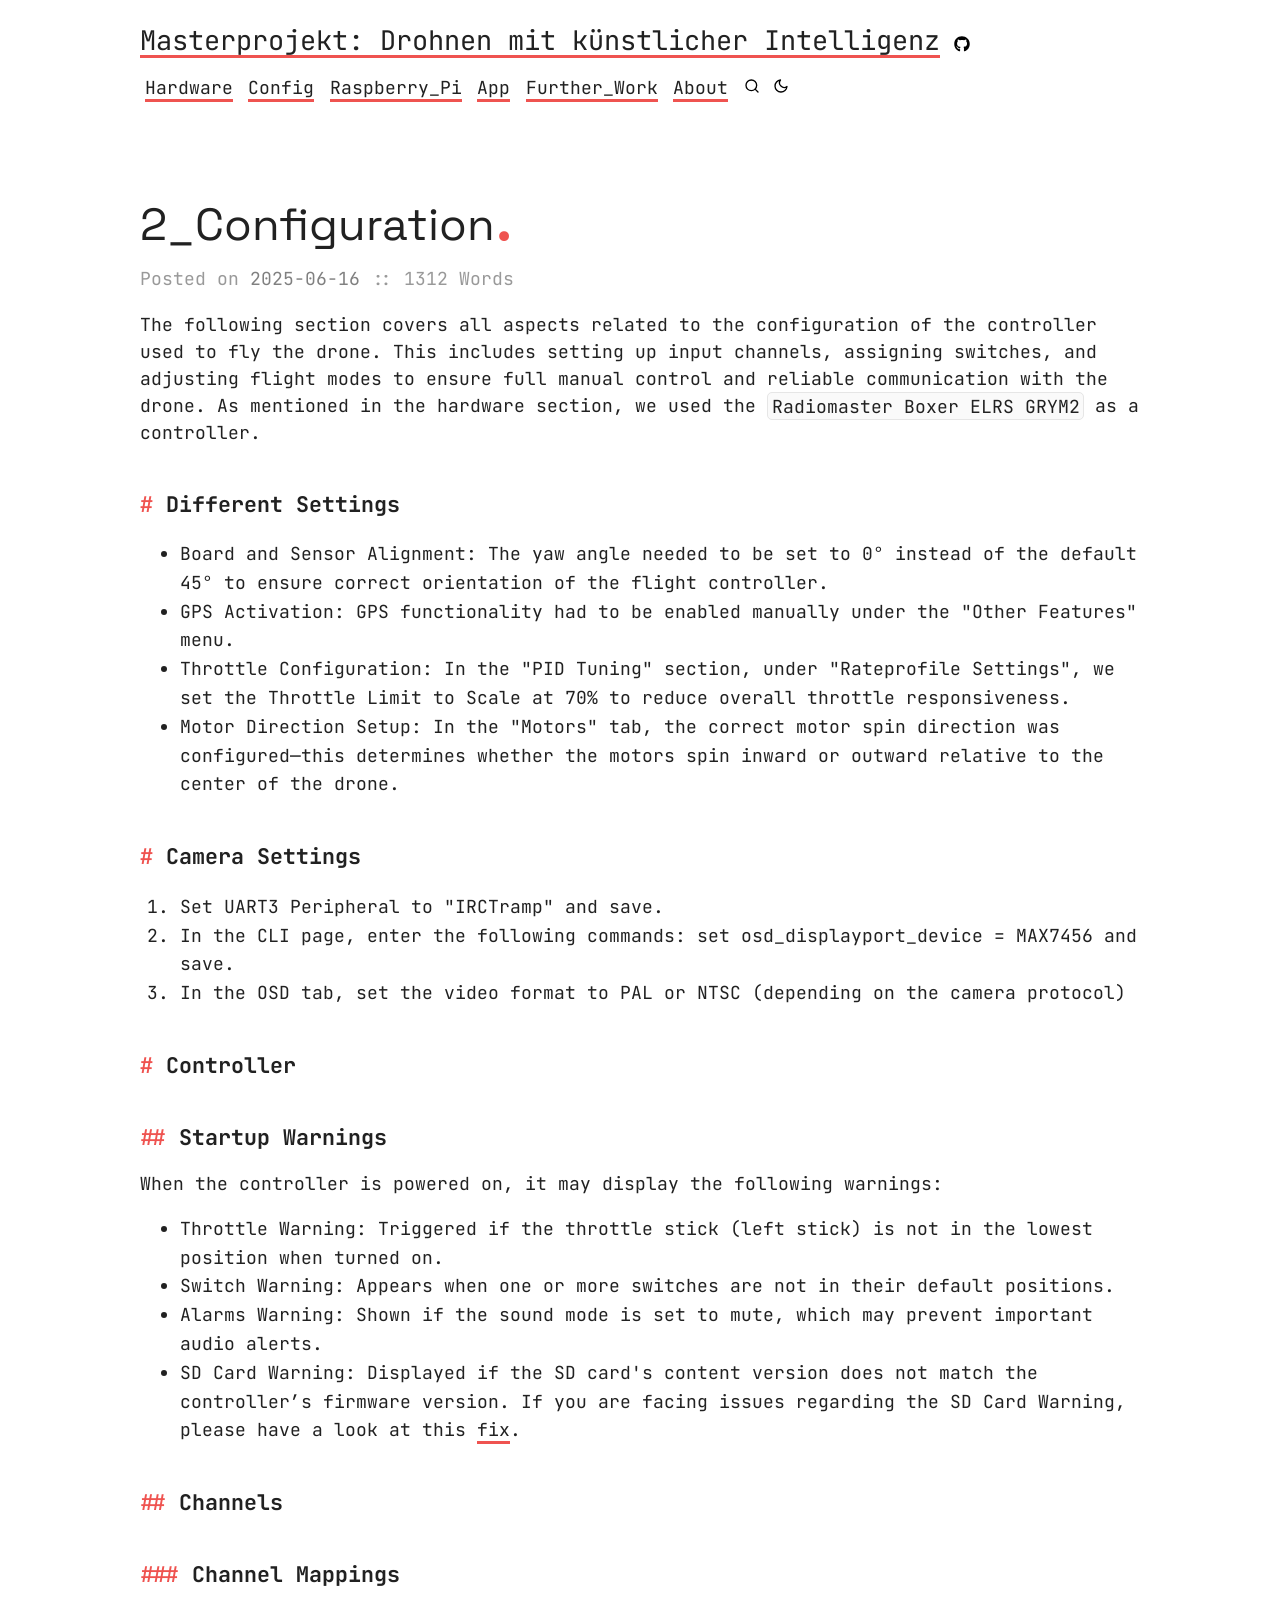
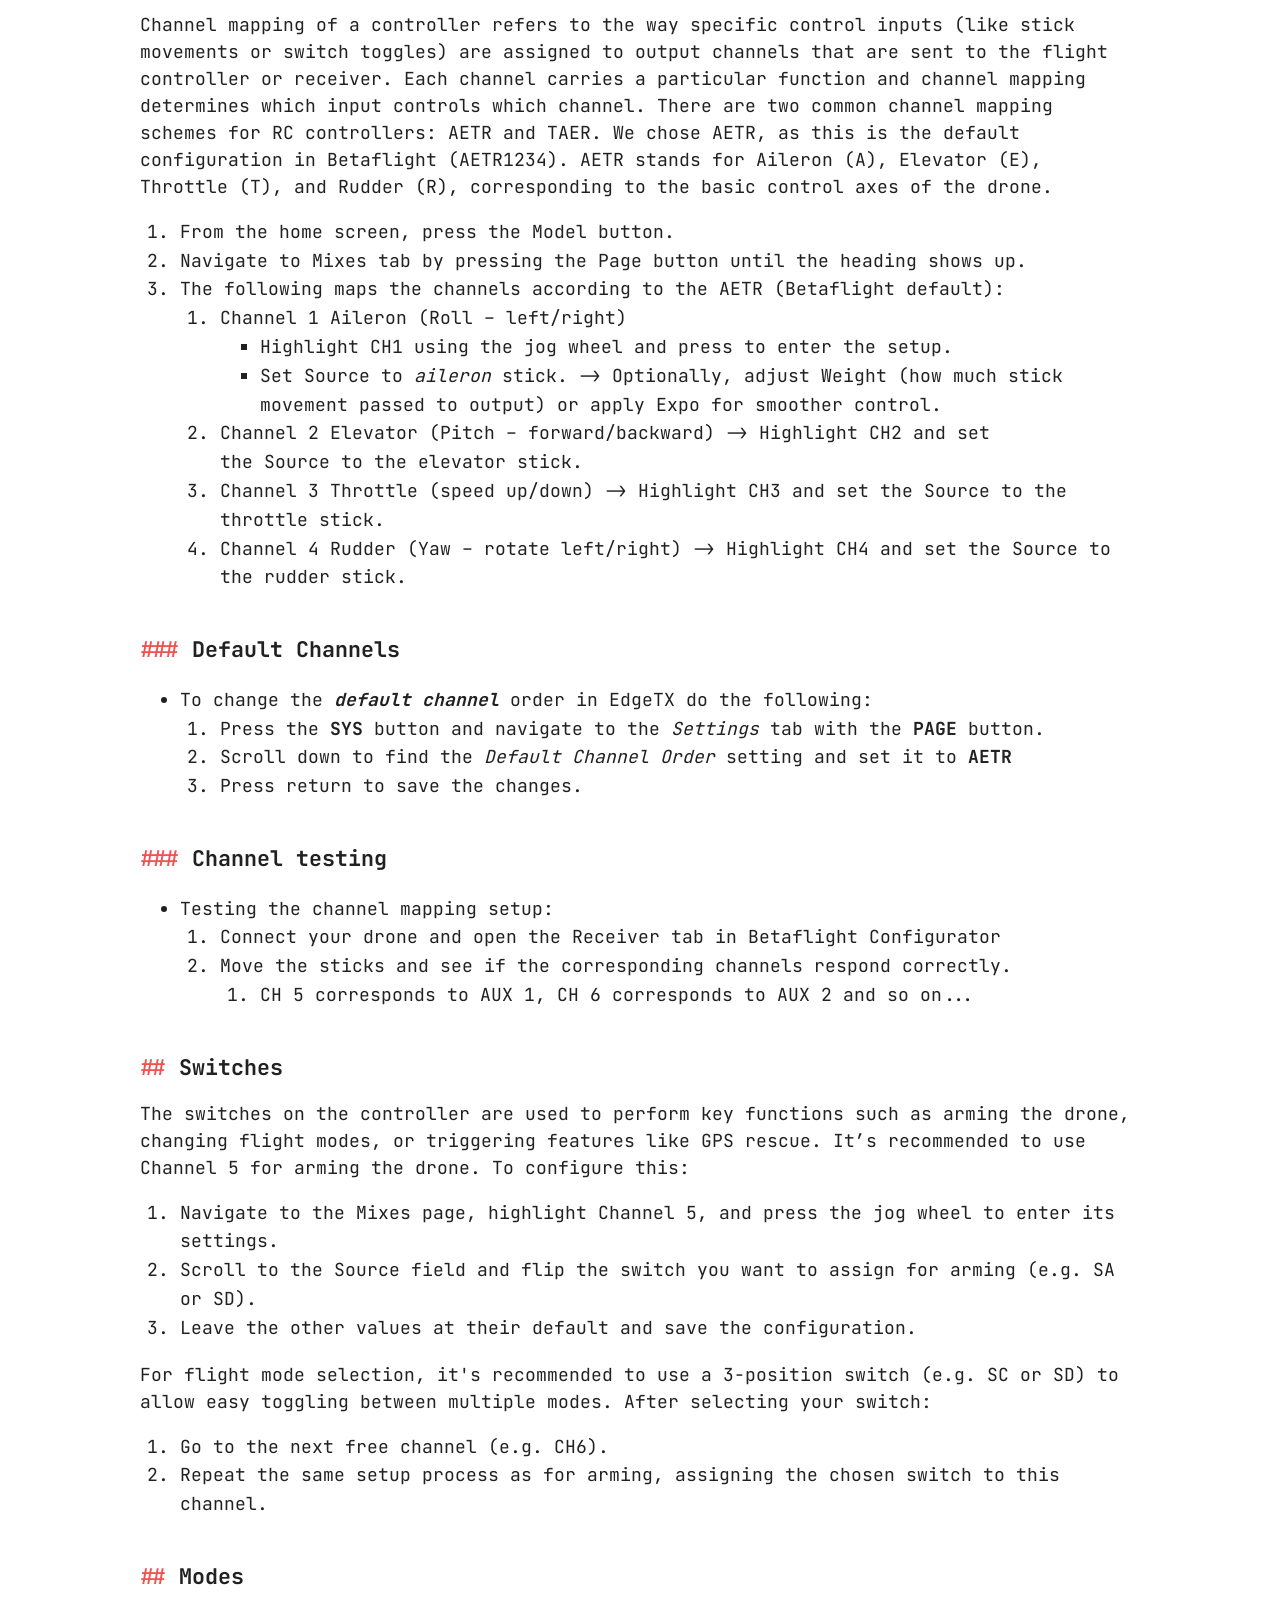
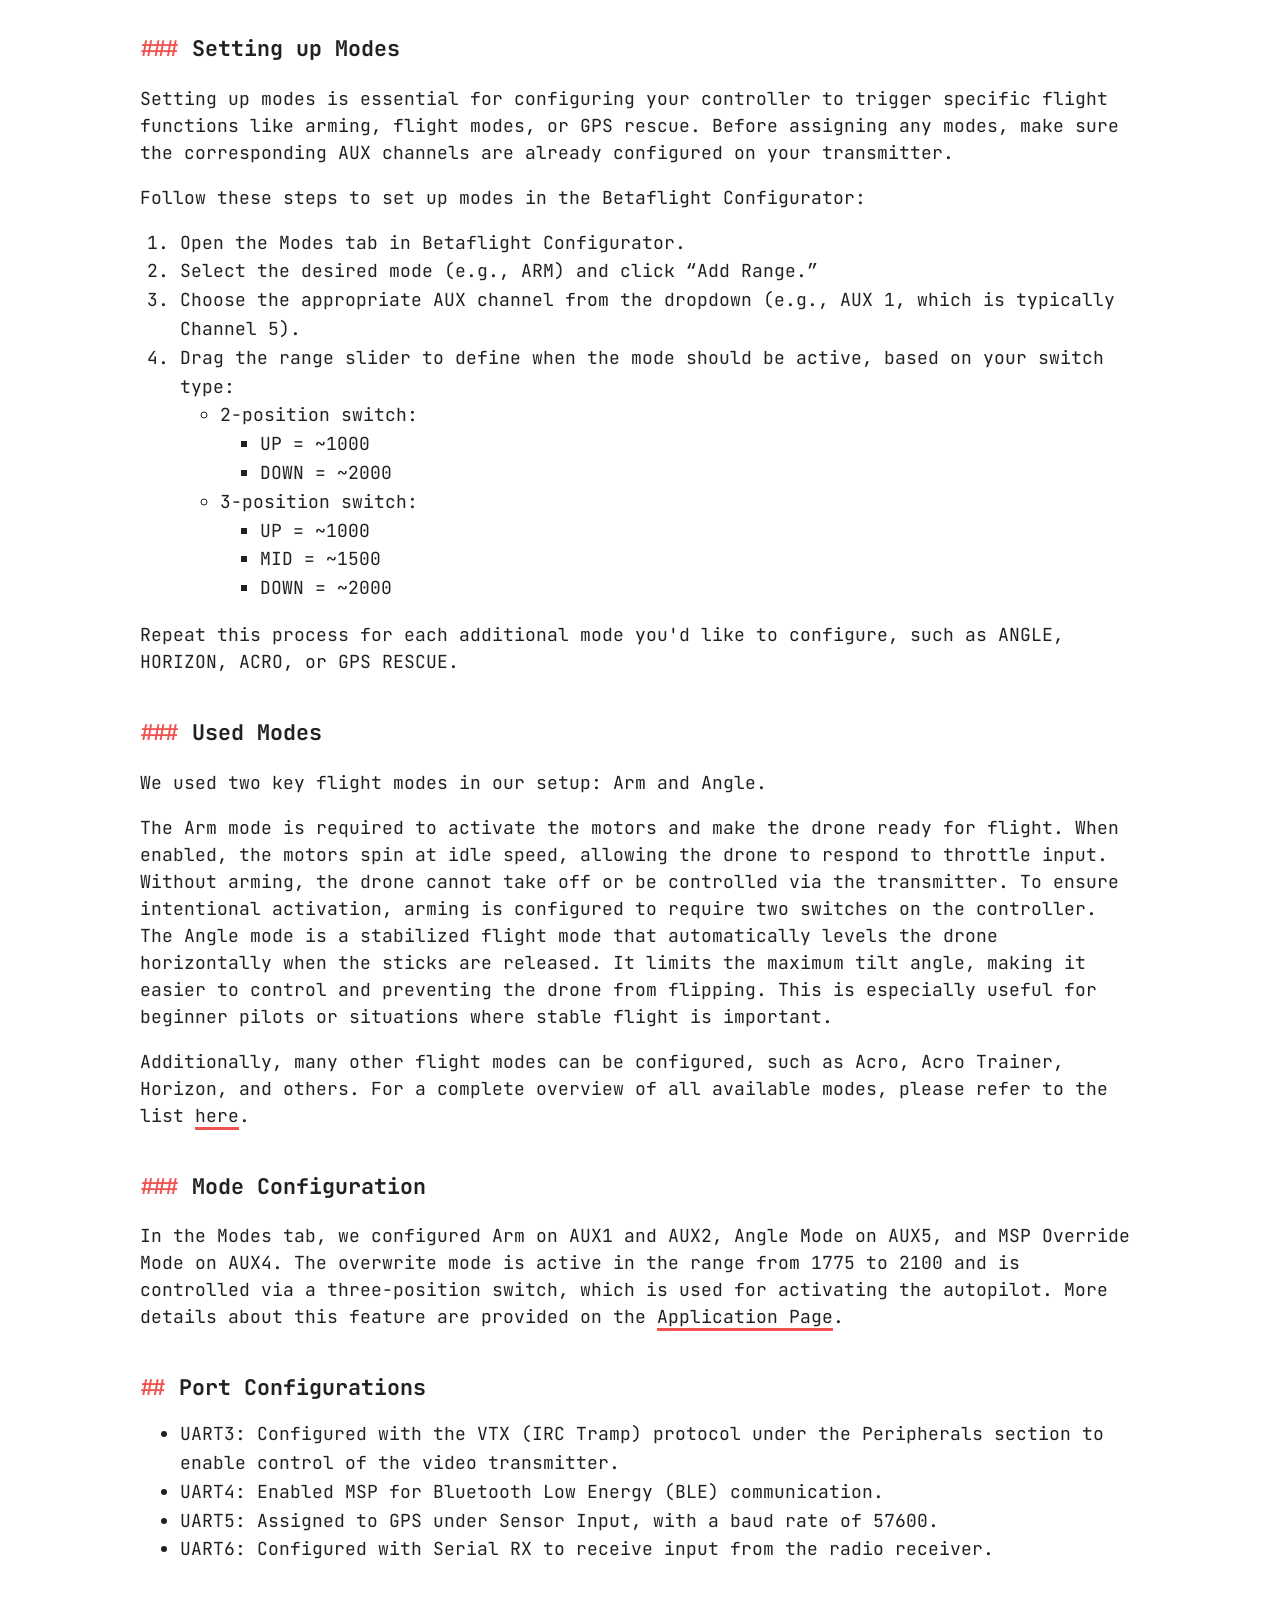
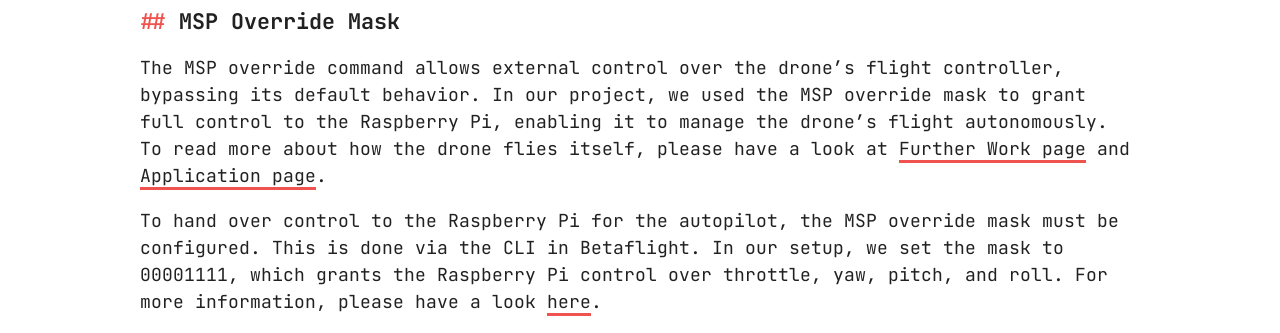
<file: droneconfig/index.html>
<!DOCTYPE html>
<html lang="en" class="dark light">

    <head>
    <meta charset="UTF-8">
    <meta http-equiv="X-UA-Compatible" content="IE=edge">
    <meta name="viewport" content="width=device-width, initial-scale=1.0">
    <meta name="base" content="https:&#x2F;&#x2F;Frankfurt-UAS-AI-Drone.github.io">

    

    
    
    
        <title>
            
                2_Configuration
            
        </title>

        
            <meta property="og:title"
                  content="2_Configuration" />
        
    

    
        
            <meta property="og:description" content="Team &#x27;Bananastalker&#x27;" />
        
    

    
        
            <meta name="description" content="Team &#x27;Bananastalker&#x27;" />
        
    

    
    

    
    
        <link href=https://Frankfurt-UAS-AI-Drone.github.io/fonts.css rel="stylesheet" />
    

    
    

    
    

    
    

    
    

    

    
    <link rel="alternate"
          type="application/atom+xml"
          title="Masterprojekt: Drohnen mit künstlicher Intelligenz"
          href="https://Frankfurt-UAS-AI-Drone.github.io/atom.xml">


    
    
        <link rel="stylesheet"
              type="text/css"
              href="https://Frankfurt-UAS-AI-Drone.github.io/theme/light.css" />
        <link id="darkModeStyle"
              rel="stylesheet"
              type="text/css"
              href="https://Frankfurt-UAS-AI-Drone.github.io/theme/dark.css" />
    

    <!-- Set the correct theme in the script -->

    
        <script src=https://Frankfurt-UAS-AI-Drone.github.io/js/themetoggle.js></script>

        
            <script>setTheme(getSavedTheme());</script>
        
    


    <link rel="stylesheet"
          type="text/css"
          media="screen"
          href="https://Frankfurt-UAS-AI-Drone.github.io/main.css" />

    

    <script defer
                    src="https://Frankfurt-UAS-AI-Drone.github.io/search_index.en.js?h=4121a03cc048544de77e"></script>
        <script defer
                src="https://Frankfurt-UAS-AI-Drone.github.io/js/searchElasticlunr.min.js?h=3626c0ef99daa745b31e"></script></head>


    <body>
        <div class="content">
            <header>
    <div class="main">
        
            <a href=https:&#x2F;&#x2F;Frankfurt-UAS-AI-Drone.github.io>Masterprojekt: Drohnen mit künstlicher Intelligenz</a>
        


        <div class="socials">
            
                <a rel="me" href="https:&#x2F;&#x2F;github.com&#x2F;Frankfurt-UAS-AI-Drone" class="social">
                    <img alt="github"
                         src="https://Frankfurt-UAS-AI-Drone.github.io/icons/social/github.svg">
                </a>
            
        </div>
    </div>

    <nav>
        
            <a href=https://Frankfurt-UAS-AI-Drone.github.io/dronehardware style="margin-left: 0.25em">Hardware</a>
        
            <a href=https://Frankfurt-UAS-AI-Drone.github.io/droneconfig style="margin-left: 0.25em">Config</a>
        
            <a href=https://Frankfurt-UAS-AI-Drone.github.io/raspberrypi style="margin-left: 0.25em">Raspberry_Pi</a>
        
            <a href=https://Frankfurt-UAS-AI-Drone.github.io/application style="margin-left: 0.25em">App</a>
        
            <a href=https://Frankfurt-UAS-AI-Drone.github.io/furtherwork style="margin-left: 0.25em">Further_Work</a>
        
            <a href=https://Frankfurt-UAS-AI-Drone.github.io/about style="margin-left: 0.25em">About</a>
        

        
            <button id="search-button"
                    class="search-button"
                    title="$SHORTCUT to open search">
                <img src="https://Frankfurt-UAS-AI-Drone.github.io/icons/search.svg"
                     alt="Search"
                     class="search-icon">
            </button>

            <div id="searchModal"
                 class="search-modal js"
                 role="dialog"
                 aria-labelledby="modalTitle">
                <div id="modal-content">
                    <h1 id="modalTitle" class="page-header">Search</h1>
                    <div id="searchBar">
                        <input id="searchInput"
                               role="combobox"
                               autocomplete="off"
                               spellcheck="false"
                               aria-expanded="false"
                               aria-controls="results-container"
                               placeholder="Search..." />
                        <button id="clear-search" class="clear-button" title="Clear search">
                            <svg xmlns="http://www.w3.org/2000/svg" viewBox="0 -960 960 960">
                                <path d="m256-200-56-56 224-224-224-224 56-56 224 224 224-224 56 56-224 224 224 224-56 56-224-224-224 224Z" />
                            </svg>
                        </button>
                    </div>
                    <div id="results-container">
                        <div id="results-info">
                            <span id="zero_results" style="display: none;">No results</span>
                            <span id="one_result" style="display: none;">1 result</span>
                            <span id="many_results" style="display: none;">$NUMBER results</span>
                        </div>
                        <div id="results" role="listbox"></div>
                    </div>
                </div>
            </div>
        

        
            <a id="dark-mode-toggle"
               onclick="toggleTheme(); event.preventDefault();"
               href="#">
                <img src="https://Frankfurt-UAS-AI-Drone.github.io/icons/sun.svg"
                     id="sun-icon"
                     style="filter: invert(1)"
                     alt="Light" />
                <img src=https://Frankfurt-UAS-AI-Drone.github.io/icons/moon.svg id="moon-icon" alt="Dark" />
            </a>

            <!-- Inititialize the theme toggle icons -->
            <script>updateItemToggleTheme()</script>
        
    </nav>
</header>


            
            
    
    <main>
        <article>
            <div class="title">
                
                
    <div class="page-header">
        2_Configuration<span class="primary-color" style="font-size: 1.6em">.</span>
    </div>


                <div class="meta">
                    
                        Posted on <time>2025-06-16</time>
                    

                    

                    

                    :: 1312 Words

                    
                    

                    
                    

                    

                </div>
            </div>

            

            
            

            <section class="body">
                <p>The following section covers all aspects related to the configuration of the controller used to fly the drone. This includes setting up input channels, assigning switches, and adjusting flight modes to ensure full manual control and reliable communication with the drone. As mentioned in the hardware section, we used the <code>Radiomaster Boxer ELRS GRYM2</code> as a controller.</p>
<h1 id="different-settings">Different Settings</h1>
<ul>
<li>Board and Sensor Alignment: The yaw angle needed to be set to 0° instead of the default 45° to ensure correct orientation of the flight controller.</li>
<li>GPS Activation: GPS functionality had to be enabled manually under the "Other Features" menu.</li>
<li>Throttle Configuration: In the "PID Tuning" section, under "Rateprofile Settings", we set the Throttle Limit to Scale at 70% to reduce overall throttle responsiveness.</li>
<li>Motor Direction Setup: In the "Motors" tab, the correct motor spin direction was configured—this determines whether the motors spin inward or outward relative to the center of the drone.</li>
</ul>
<h1 id="camera-settings">Camera Settings</h1>
<ol>
<li>Set UART3 Peripheral to "IRCTramp" and save.</li>
<li>In the CLI page, enter the following commands: set osd_displayport_device = MAX7456 and save.</li>
<li>In the OSD tab, set the video format to PAL or NTSC (depending on the camera protocol)</li>
</ol>
<h1 id="controller">Controller</h1>
<h2 id="startup-warnings">Startup Warnings</h2>
<p>When the controller is powered on, it may display the following warnings:</p>
<ul>
<li>Throttle Warning: Triggered if the throttle stick (left stick) is not in the lowest position when turned on.</li>
<li>Switch Warning:   Appears when one or more switches are not in their default positions.</li>
<li>Alarms Warning:   Shown if the sound mode is set to mute, which may prevent important audio alerts.</li>
<li>SD Card Warning:  Displayed if the SD card's content version does not match the controller’s firmware version. If you are facing issues regarding the SD Card Warning, please have a look at this <a href="https://oscarliang.com/fix-sd-card-warning-opentx/">fix</a>.</li>
</ul>
<h2 id="channels">Channels</h2>
<h3 id="channel-mappings">Channel Mappings</h3>
<p>Channel mapping of a controller refers to the way specific control inputs (like stick movements or switch toggles) are assigned to output channels that are sent to the flight controller or receiver. Each channel carries a particular function and channel mapping determines which input controls which channel.
There are two common channel mapping schemes for RC controllers: AETR and TAER. We chose AETR, as this is the default configuration in Betaflight (AETR1234).
AETR stands for Aileron (A), Elevator (E), Throttle (T), and Rudder (R), corresponding to the basic control axes of the drone.</p>
<ol>
<li>From the home screen, press the Model button.</li>
<li>Navigate to Mixes tab by pressing the Page button until the heading shows up.</li>
<li>The following maps the channels according to the AETR (Betaflight default):
<ol>
<li>Channel 1 Aileron (Roll – left/right)
<ul>
<li>Highlight CH1 using the jog wheel and press to enter the setup.</li>
<li>Set Source to <em>aileron</em> stick. -&gt; Optionally, adjust Weight (how much stick movement passed to output) or apply Expo for smoother control.</li>
</ul>
</li>
<li>Channel 2 Elevator (Pitch – forward/backward) -&gt; Highlight CH2 and set the Source to the elevator stick.</li>
<li>Channel 3 Throttle (speed up/down) -&gt; Highlight CH3 and set the Source to the throttle stick.</li>
<li>Channel 4 Rudder (Yaw – rotate left/right) -&gt; Highlight CH4 and set the Source to the rudder stick.</li>
</ol>
</li>
</ol>
<h3 id="default-channels">Default Channels</h3>
<ul>
<li>To change the <em><strong>default channel</strong></em> order in EdgeTX do the following:
<ol>
<li>Press the <strong>SYS</strong> button and navigate to the <em>Settings</em> tab with the <strong>PAGE</strong> button.</li>
<li>Scroll down to find the <em>Default Channel Order</em> setting and set it to <strong>AETR</strong></li>
<li>Press return to save the changes.</li>
</ol>
</li>
</ul>
<h3 id="channel-testing">Channel testing</h3>
<ul>
<li>Testing the channel mapping setup:
<ol>
<li>Connect your drone and open the Receiver tab in Betaflight Configurator</li>
<li>Move the sticks and see if the corresponding channels respond correctly.
<ol>
<li>CH 5 corresponds to AUX 1, CH 6 corresponds to AUX 2 and so on...</li>
</ol>
</li>
</ol>
</li>
</ul>
<h2 id="switches">Switches</h2>
<p>The switches on the controller are used to perform key functions such as arming the drone, changing flight modes, or triggering features like GPS rescue.
It’s recommended to use Channel 5 for arming the drone. To configure this:</p>
<ol>
<li>Navigate to the Mixes page, highlight Channel 5, and press the jog wheel to enter its settings.</li>
<li>Scroll to the Source field and flip the switch you want to assign for arming (e.g. SA or SD).</li>
<li>Leave the other values at their default and save the configuration.</li>
</ol>
<p>For flight mode selection, it's recommended to use a 3-position switch (e.g. SC or SD) to allow easy toggling between multiple modes. After selecting your switch:</p>
<ol>
<li>Go to the next free channel (e.g. CH6).</li>
<li>Repeat the same setup process as for arming, assigning the chosen switch to this channel.</li>
</ol>
<h2 id="modes">Modes</h2>
<h3 id="setting-up-modes">Setting up Modes</h3>
<p>Setting up modes is essential for configuring your controller to trigger specific flight functions like arming, flight modes, or GPS rescue. Before assigning any modes, make sure the corresponding AUX channels are already configured on your transmitter.</p>
<p>Follow these steps to set up modes in the Betaflight Configurator:</p>
<ol>
<li>Open the Modes tab in Betaflight Configurator.</li>
<li>Select the desired mode (e.g., ARM) and click “Add Range.”</li>
<li>Choose the appropriate AUX channel from the dropdown (e.g., AUX 1, which is typically Channel 5).</li>
<li>Drag the range slider to define when the mode should be active, based on your switch type:
<ul>
<li>2-position switch:
<ul>
<li>UP = ~1000</li>
<li>DOWN = ~2000</li>
</ul>
</li>
<li>3-position switch:
<ul>
<li>UP = ~1000</li>
<li>MID = ~1500</li>
<li>DOWN = ~2000</li>
</ul>
</li>
</ul>
</li>
</ol>
<p>Repeat this process for each additional mode you'd like to configure, such as ANGLE, HORIZON, ACRO, or GPS RESCUE.</p>
<h3 id="used-modes">Used Modes</h3>
<p>We used two key flight modes in our setup: Arm and Angle.</p>
<p>The Arm mode is required to activate the motors and make the drone ready for flight. When enabled, the motors spin at idle speed, allowing the drone to respond to throttle input. Without arming, the drone cannot take off or be controlled via the transmitter. To ensure intentional activation, arming is configured to require two switches on the controller.</br>
The Angle mode is a stabilized flight mode that automatically levels the drone horizontally when the sticks are released. It limits the maximum tilt angle, making it easier to control and preventing the drone from flipping. This is especially useful for beginner pilots or situations where stable flight is important.</p>
<p>Additionally, many other flight modes can be configured, such as Acro, Acro Trainer, Horizon, and others. For a complete overview of all available modes, please refer to the list <a href="https://betaflight.com/docs/development/Modes">here</a>.</p>
<h3 id="mode-configuration">Mode Configuration</h3>
<p>In the Modes tab, we configured Arm on AUX1 and AUX2, Angle Mode on AUX5, and MSP Override Mode on AUX4. The overwrite mode is active in the range from 1775 to 2100 and is controlled via a three-position switch, which is used for activating the autopilot. More details about this feature are provided on the <a href="/application">Application Page</a>.</p>
<h2 id="port-configurations">Port Configurations</h2>
<ul>
<li>UART3: Configured with the VTX (IRC Tramp) protocol under the Peripherals section to enable control of the video transmitter.</li>
<li>UART4: Enabled MSP for Bluetooth Low Energy (BLE) communication.</li>
<li>UART5: Assigned to GPS under Sensor Input, with a baud rate of 57600.</li>
<li>UART6: Configured with Serial RX to receive input from the radio receiver.</li>
</ul>
<h2 id="msp-override-mask">MSP Override Mask</h2>
<p>The MSP override command allows external control over the drone’s flight controller, bypassing its default behavior. In our project, we used the MSP override mask to grant full control to the Raspberry Pi, enabling it to manage the drone’s flight autonomously. To read more about how the drone flies itself, please have a look at <a href="/furtherwork">Further Work page</a> and <a href="/application">Application page</a>.</p>
<p>To hand over control to the Raspberry Pi for the autopilot, the MSP override mask must be configured. This is done via the CLI in Betaflight. In our setup, we set the mask to 00001111, which grants the Raspberry Pi control over throttle, yaw, pitch, and roll. For more information, please have a look <a href="https://medium.com/illumination/fpv-autonomous-operation-with-betaflight-and-raspberry-pi-0caeb4b3ca69">here</a>.</p>

            </section>
        </article>
    </main>



            
                
            

            
        </div>
    </body>

</html>
</file>
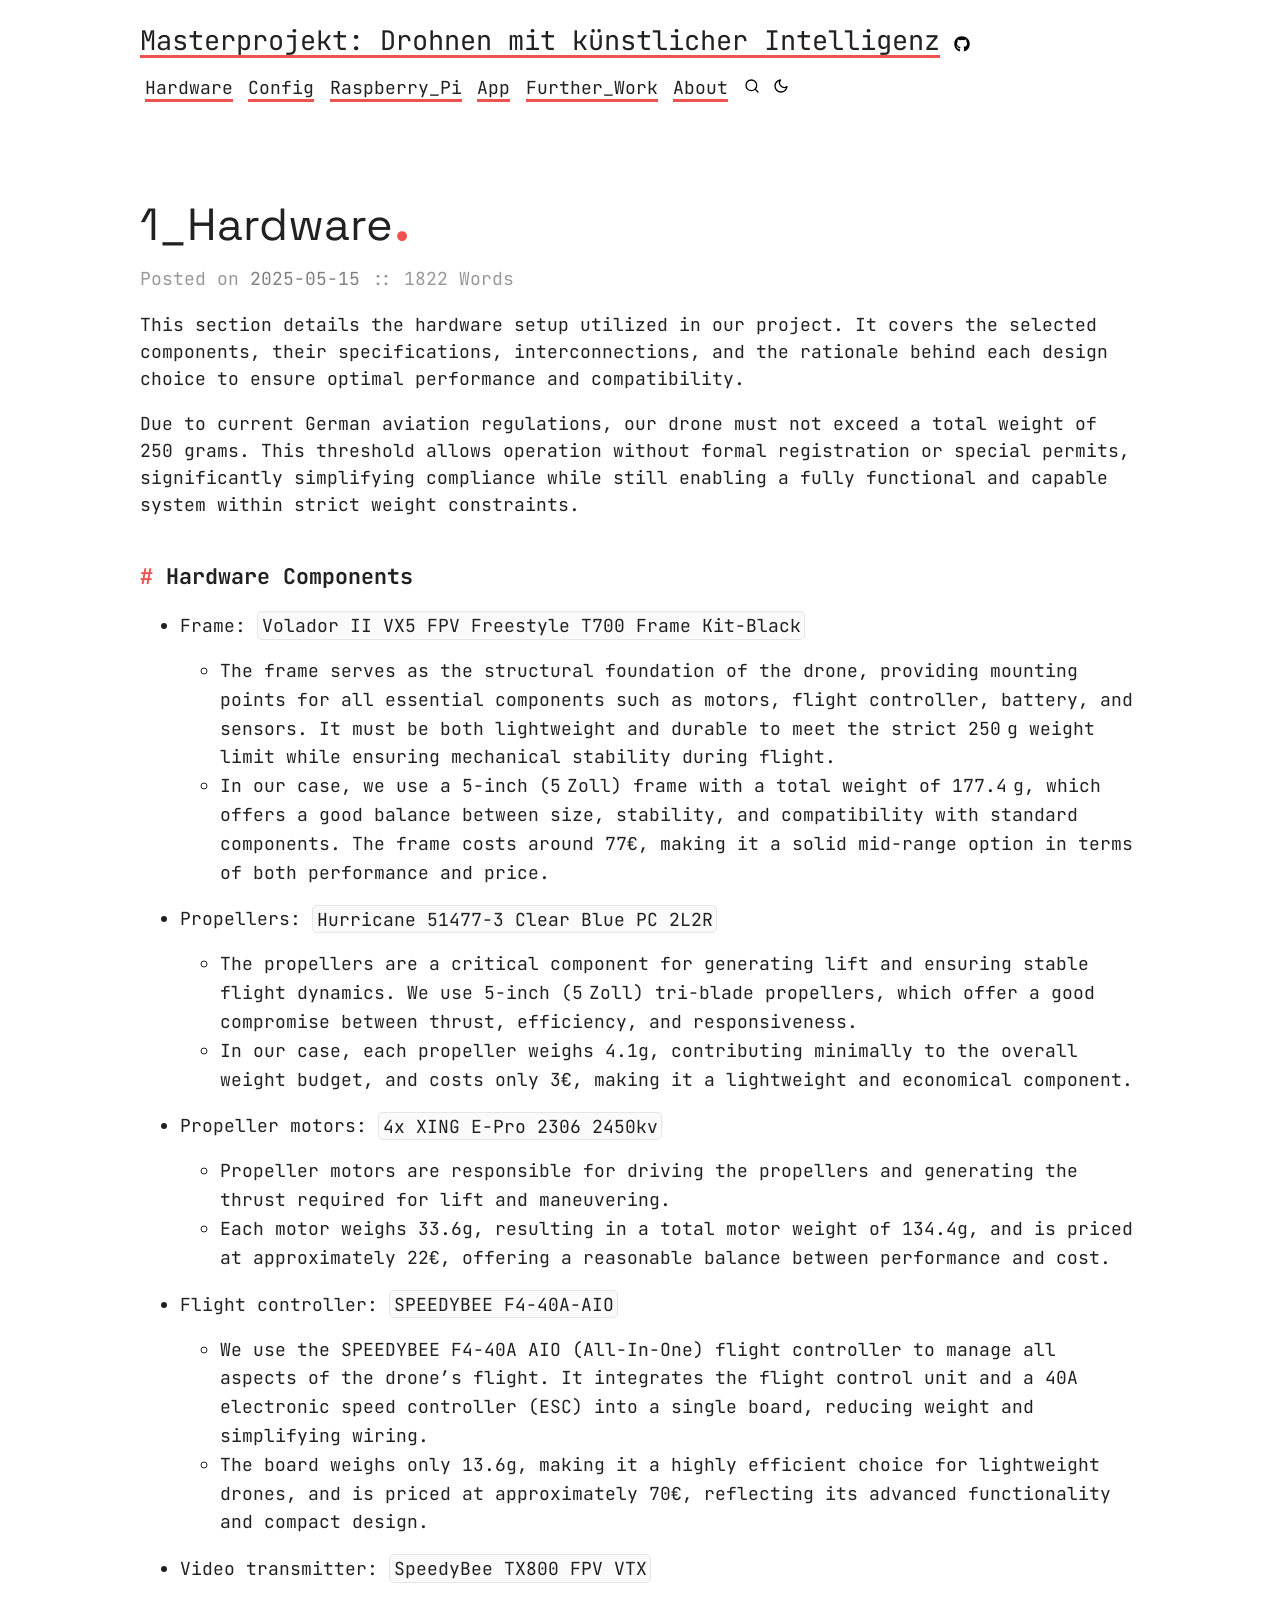
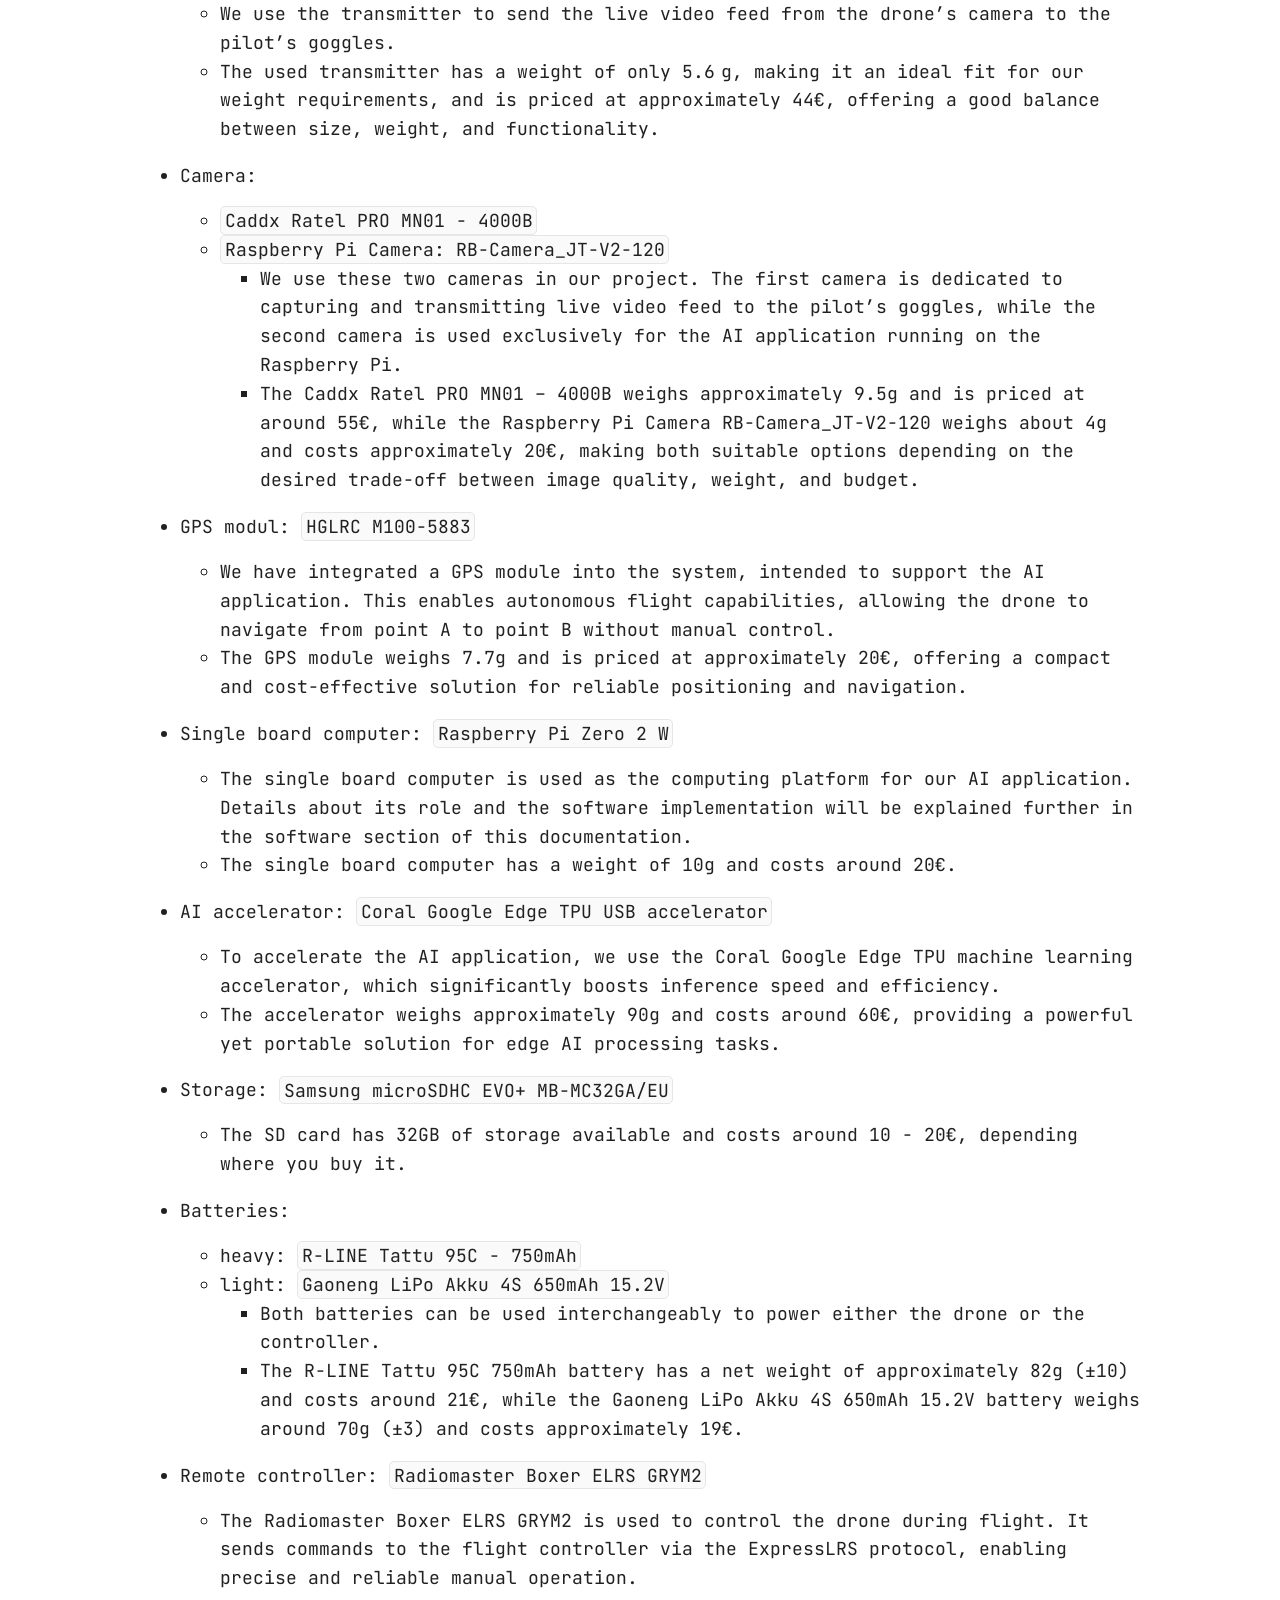
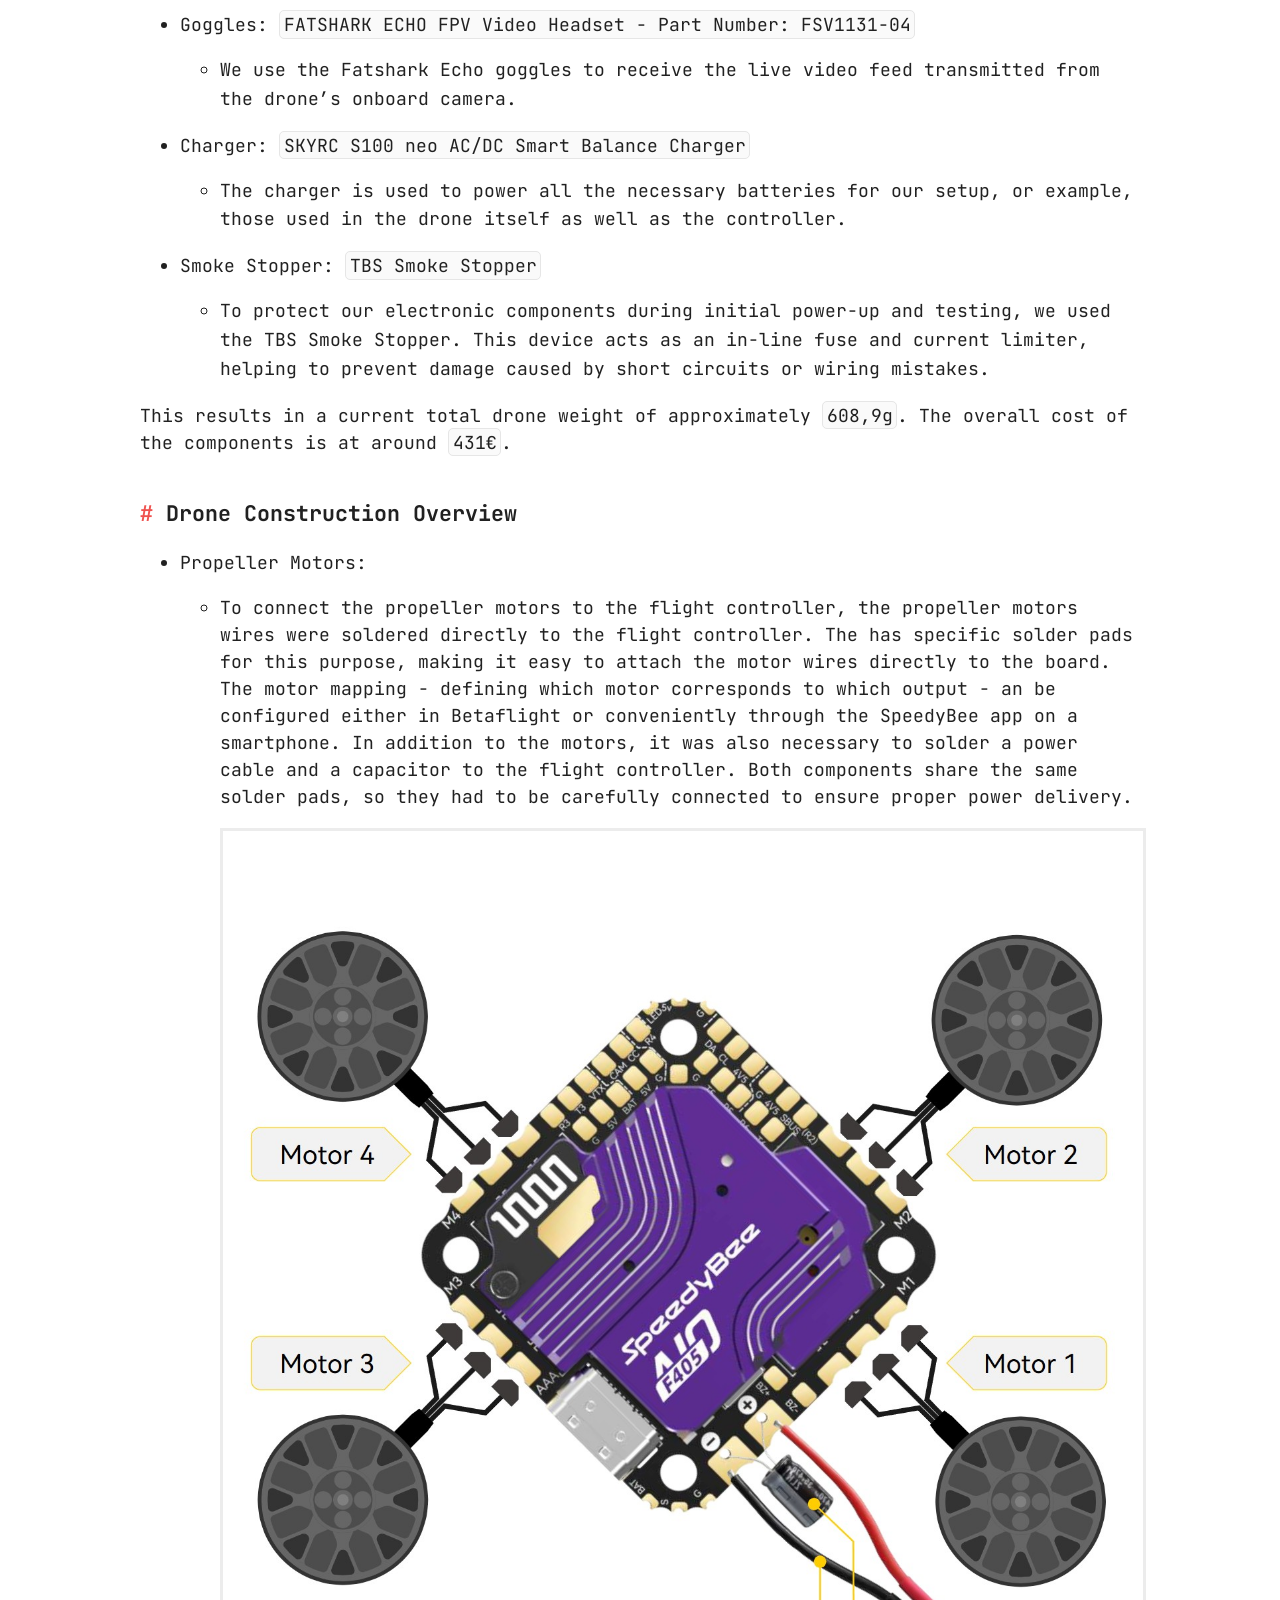
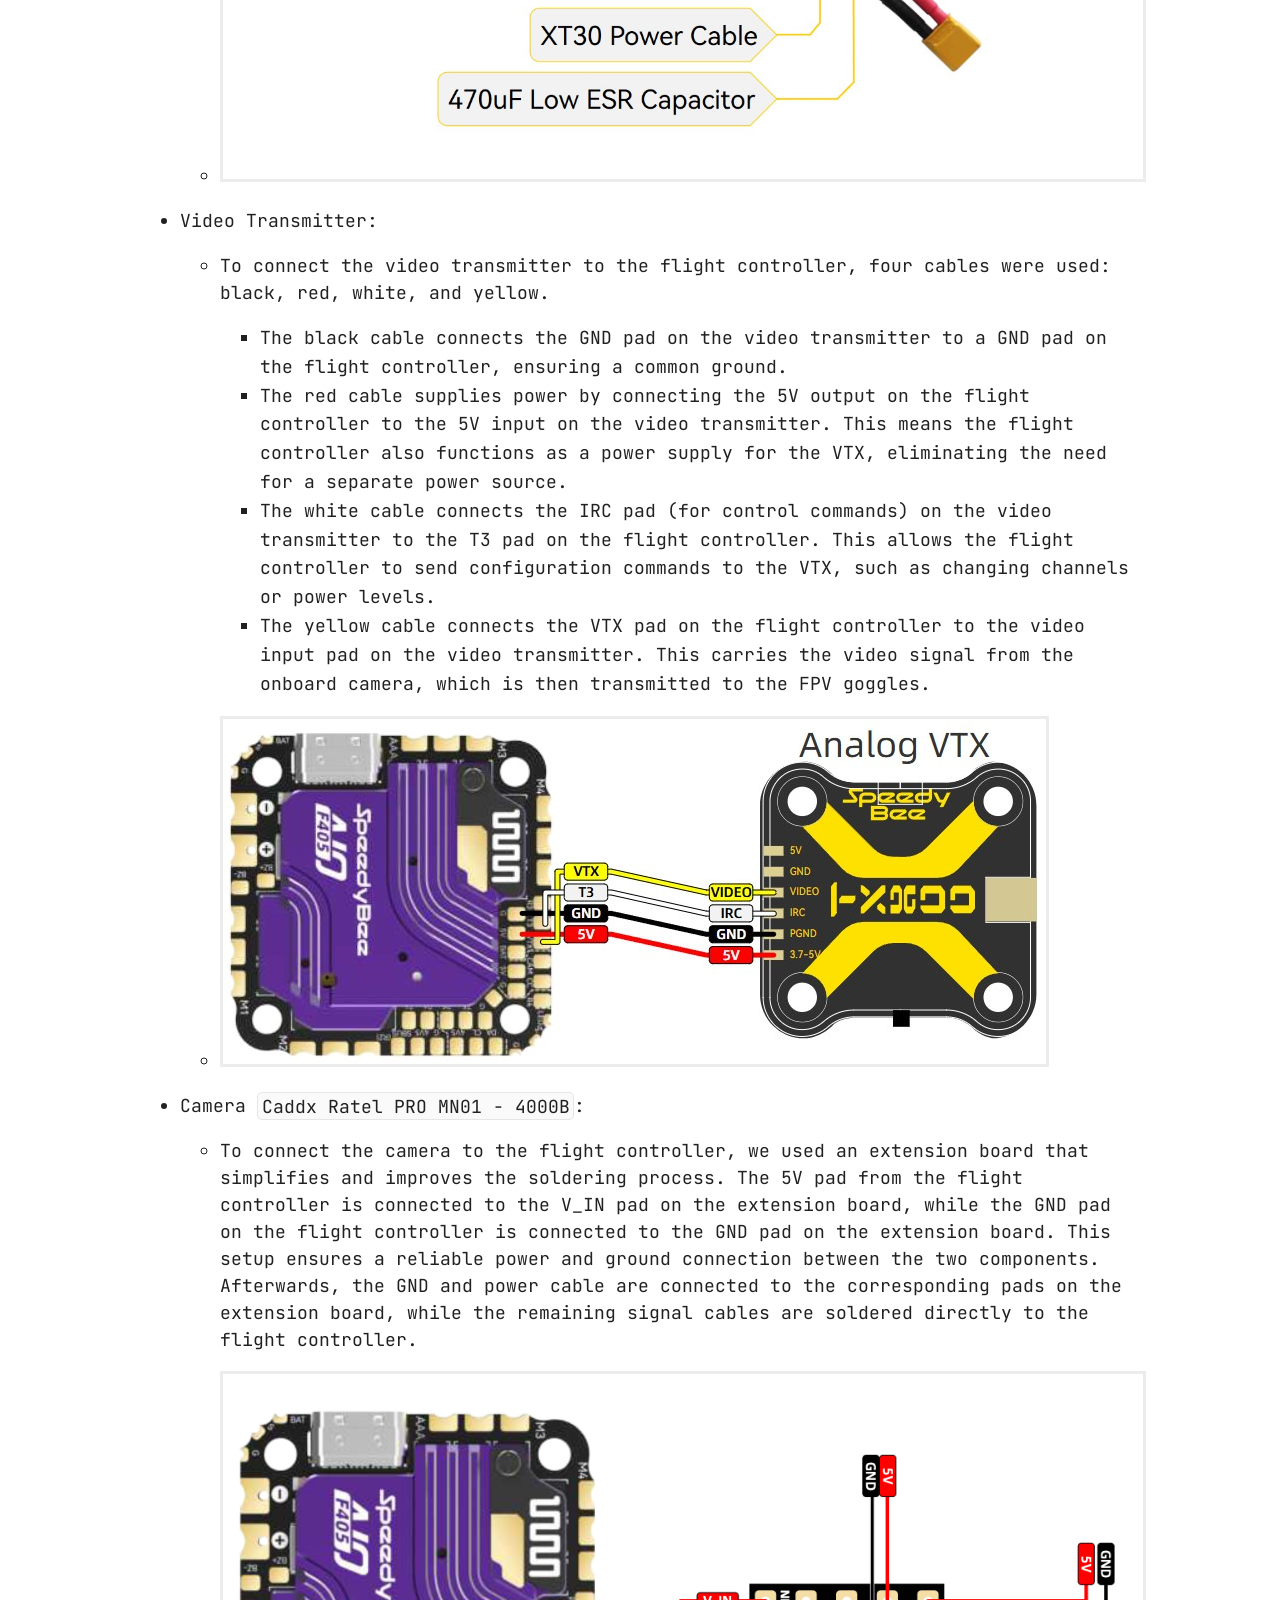
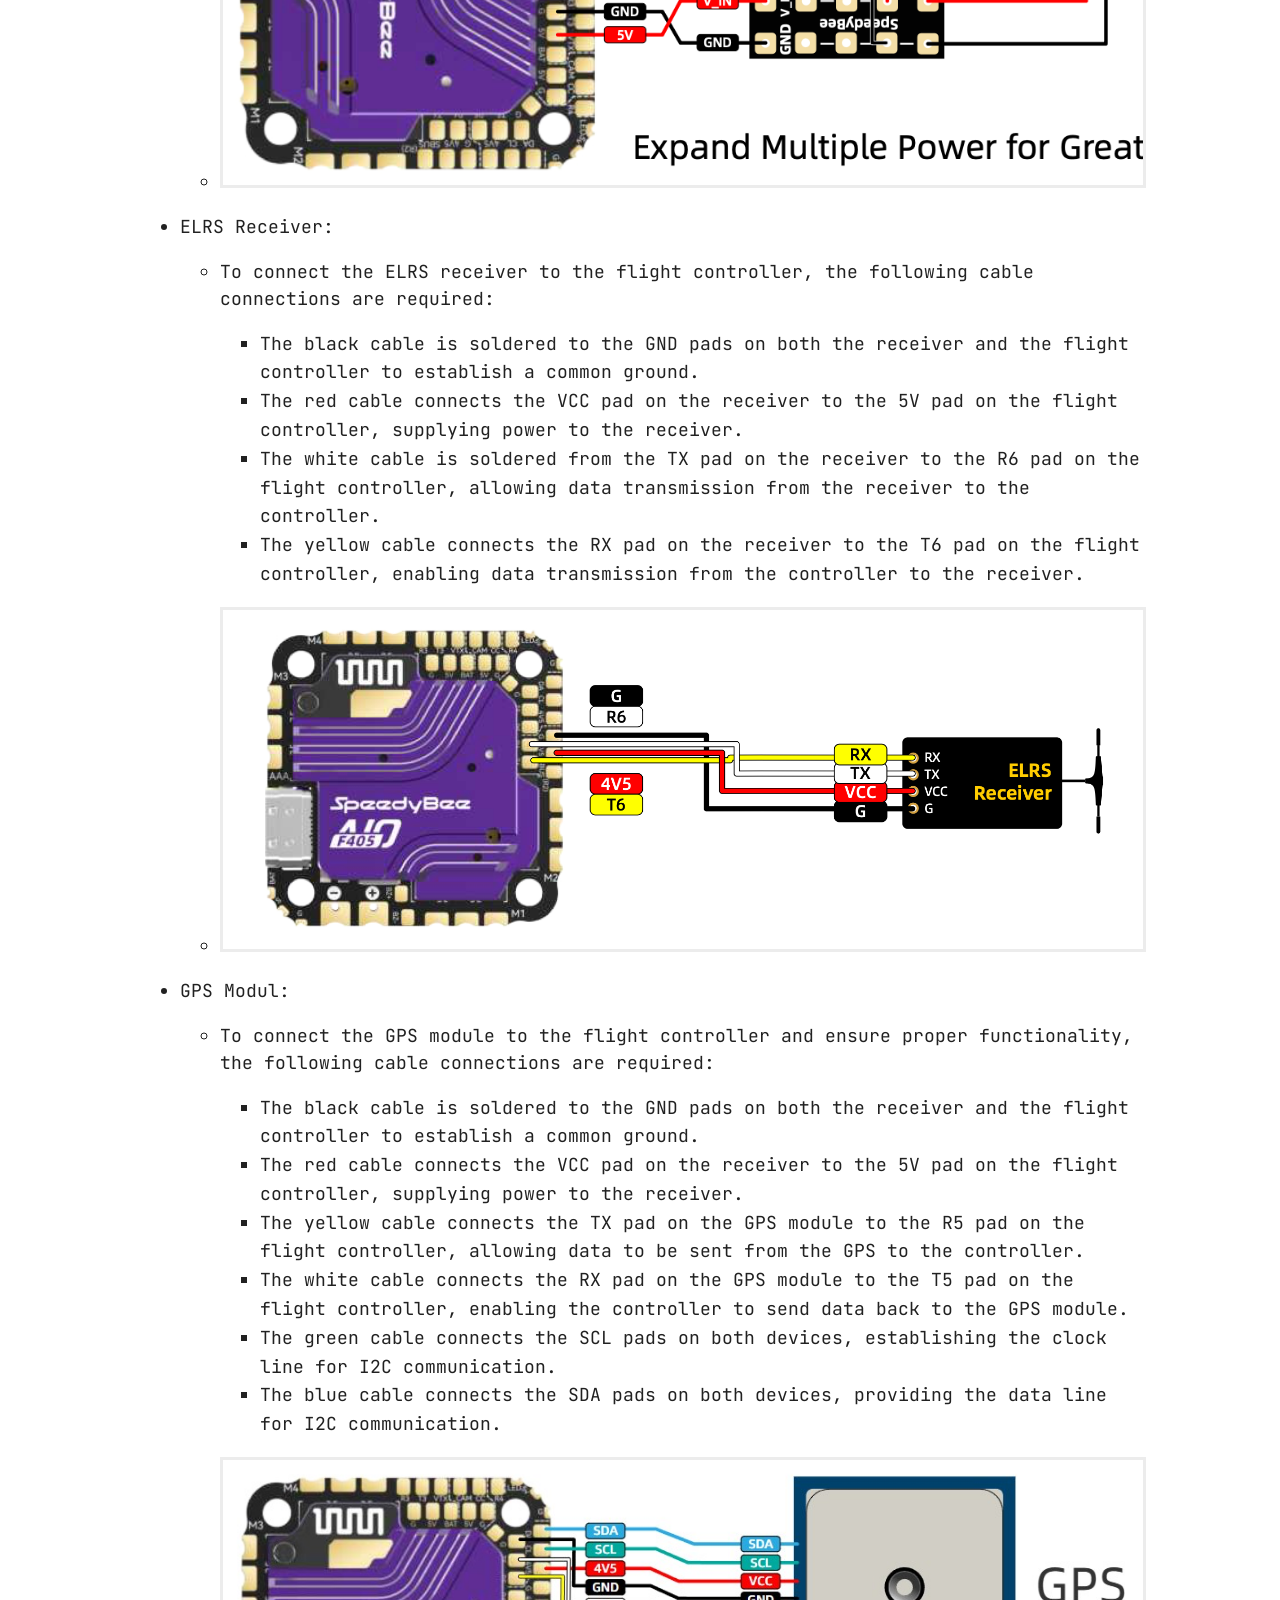
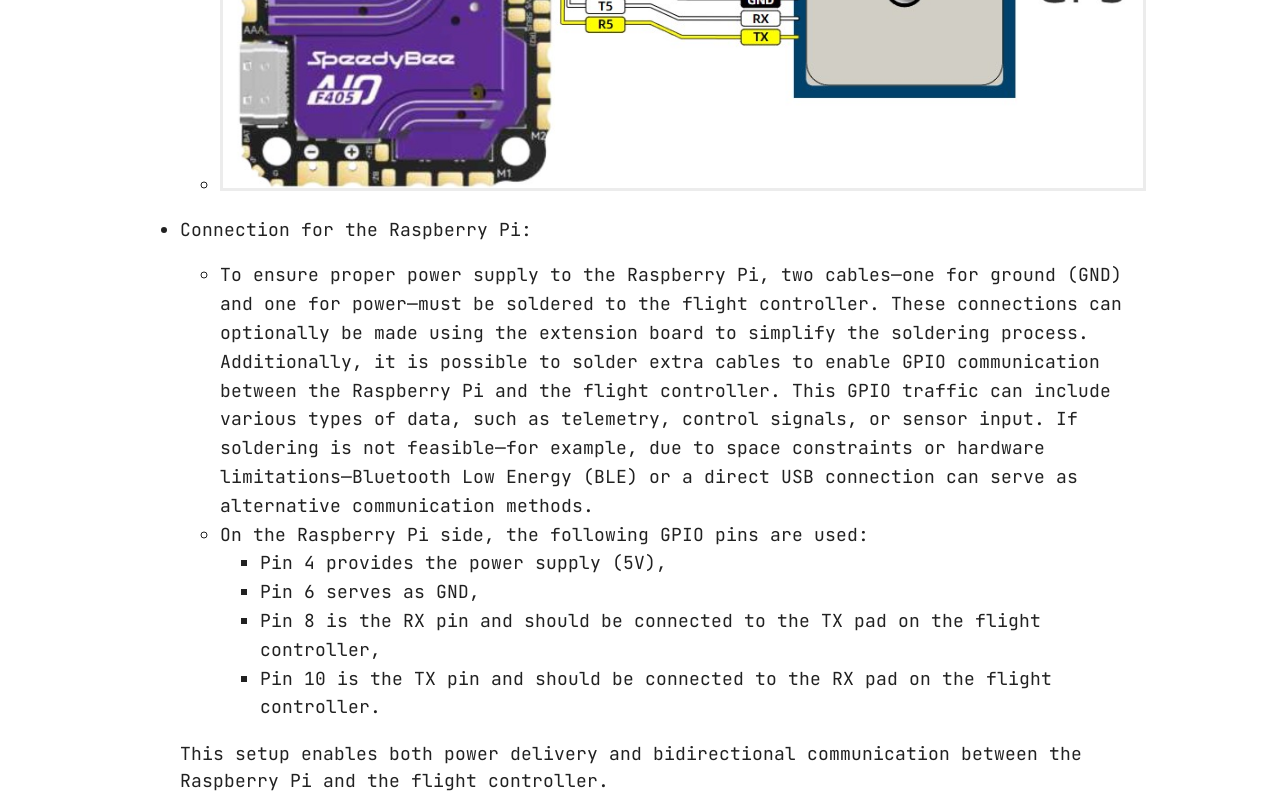
<file: dronehardware/index.html>
<!DOCTYPE html>
<html lang="en" class="dark light">

    <head>
    <meta charset="UTF-8">
    <meta http-equiv="X-UA-Compatible" content="IE=edge">
    <meta name="viewport" content="width=device-width, initial-scale=1.0">
    <meta name="base" content="https:&#x2F;&#x2F;Frankfurt-UAS-AI-Drone.github.io">

    

    
    
    
        <title>
            
                1_Hardware
            
        </title>

        
            <meta property="og:title"
                  content="1_Hardware" />
        
    

    
        
            <meta property="og:description" content="Team &#x27;Bananastalker&#x27;" />
        
    

    
        
            <meta name="description" content="Team &#x27;Bananastalker&#x27;" />
        
    

    
    

    
    
        <link href=https://Frankfurt-UAS-AI-Drone.github.io/fonts.css rel="stylesheet" />
    

    
    

    
    

    
    

    
    

    

    
    <link rel="alternate"
          type="application/atom+xml"
          title="Masterprojekt: Drohnen mit künstlicher Intelligenz"
          href="https://Frankfurt-UAS-AI-Drone.github.io/atom.xml">


    
    
        <link rel="stylesheet"
              type="text/css"
              href="https://Frankfurt-UAS-AI-Drone.github.io/theme/light.css" />
        <link id="darkModeStyle"
              rel="stylesheet"
              type="text/css"
              href="https://Frankfurt-UAS-AI-Drone.github.io/theme/dark.css" />
    

    <!-- Set the correct theme in the script -->

    
        <script src=https://Frankfurt-UAS-AI-Drone.github.io/js/themetoggle.js></script>

        
            <script>setTheme(getSavedTheme());</script>
        
    


    <link rel="stylesheet"
          type="text/css"
          media="screen"
          href="https://Frankfurt-UAS-AI-Drone.github.io/main.css" />

    

    <script defer
                    src="https://Frankfurt-UAS-AI-Drone.github.io/search_index.en.js?h=4121a03cc048544de77e"></script>
        <script defer
                src="https://Frankfurt-UAS-AI-Drone.github.io/js/searchElasticlunr.min.js?h=3626c0ef99daa745b31e"></script></head>


    <body>
        <div class="content">
            <header>
    <div class="main">
        
            <a href=https:&#x2F;&#x2F;Frankfurt-UAS-AI-Drone.github.io>Masterprojekt: Drohnen mit künstlicher Intelligenz</a>
        


        <div class="socials">
            
                <a rel="me" href="https:&#x2F;&#x2F;github.com&#x2F;Frankfurt-UAS-AI-Drone" class="social">
                    <img alt="github"
                         src="https://Frankfurt-UAS-AI-Drone.github.io/icons/social/github.svg">
                </a>
            
        </div>
    </div>

    <nav>
        
            <a href=https://Frankfurt-UAS-AI-Drone.github.io/dronehardware style="margin-left: 0.25em">Hardware</a>
        
            <a href=https://Frankfurt-UAS-AI-Drone.github.io/droneconfig style="margin-left: 0.25em">Config</a>
        
            <a href=https://Frankfurt-UAS-AI-Drone.github.io/raspberrypi style="margin-left: 0.25em">Raspberry_Pi</a>
        
            <a href=https://Frankfurt-UAS-AI-Drone.github.io/application style="margin-left: 0.25em">App</a>
        
            <a href=https://Frankfurt-UAS-AI-Drone.github.io/furtherwork style="margin-left: 0.25em">Further_Work</a>
        
            <a href=https://Frankfurt-UAS-AI-Drone.github.io/about style="margin-left: 0.25em">About</a>
        

        
            <button id="search-button"
                    class="search-button"
                    title="$SHORTCUT to open search">
                <img src="https://Frankfurt-UAS-AI-Drone.github.io/icons/search.svg"
                     alt="Search"
                     class="search-icon">
            </button>

            <div id="searchModal"
                 class="search-modal js"
                 role="dialog"
                 aria-labelledby="modalTitle">
                <div id="modal-content">
                    <h1 id="modalTitle" class="page-header">Search</h1>
                    <div id="searchBar">
                        <input id="searchInput"
                               role="combobox"
                               autocomplete="off"
                               spellcheck="false"
                               aria-expanded="false"
                               aria-controls="results-container"
                               placeholder="Search..." />
                        <button id="clear-search" class="clear-button" title="Clear search">
                            <svg xmlns="http://www.w3.org/2000/svg" viewBox="0 -960 960 960">
                                <path d="m256-200-56-56 224-224-224-224 56-56 224 224 224-224 56 56-224 224 224 224-56 56-224-224-224 224Z" />
                            </svg>
                        </button>
                    </div>
                    <div id="results-container">
                        <div id="results-info">
                            <span id="zero_results" style="display: none;">No results</span>
                            <span id="one_result" style="display: none;">1 result</span>
                            <span id="many_results" style="display: none;">$NUMBER results</span>
                        </div>
                        <div id="results" role="listbox"></div>
                    </div>
                </div>
            </div>
        

        
            <a id="dark-mode-toggle"
               onclick="toggleTheme(); event.preventDefault();"
               href="#">
                <img src="https://Frankfurt-UAS-AI-Drone.github.io/icons/sun.svg"
                     id="sun-icon"
                     style="filter: invert(1)"
                     alt="Light" />
                <img src=https://Frankfurt-UAS-AI-Drone.github.io/icons/moon.svg id="moon-icon" alt="Dark" />
            </a>

            <!-- Inititialize the theme toggle icons -->
            <script>updateItemToggleTheme()</script>
        
    </nav>
</header>


            
            
    
    <main>
        <article>
            <div class="title">
                
                
    <div class="page-header">
        1_Hardware<span class="primary-color" style="font-size: 1.6em">.</span>
    </div>


                <div class="meta">
                    
                        Posted on <time>2025-05-15</time>
                    

                    

                    

                    :: 1822 Words

                    
                    

                    
                    

                    

                </div>
            </div>

            

            
            

            <section class="body">
                <p>This section details the hardware setup utilized in our project. It covers the selected components, their specifications, interconnections, and the rationale behind each design choice to ensure optimal performance and compatibility.</p>
<p>Due to current German aviation regulations, our drone must not exceed a total weight of 250 grams. This threshold allows operation without formal registration or special permits, significantly simplifying compliance while still enabling a fully functional and capable system within strict weight constraints.</p>
<h1 id="hardware-components">Hardware Components</h1>
<ul>
<li>
<p>Frame: <code>Volador II VX5 FPV Freestyle T700 Frame Kit-Black</code></p>
<ul>
<li>The frame serves as the structural foundation of the drone, providing mounting points for all essential components such as motors, flight controller, battery, and sensors. It must be both lightweight and durable to meet the strict 250 g weight limit while ensuring mechanical stability during flight.</li>
<li>In our case, we use a 5-inch (5 Zoll) frame with a total weight of 177.4 g, which offers a good balance between size, stability, and compatibility with standard components. The frame costs around 77€, making it a solid mid-range option in terms of both performance and price.</li>
</ul>
</li>
<li>
<p>Propellers: <code>Hurricane 51477-3 Clear Blue PC 2L2R</code></p>
<ul>
<li>The propellers are a critical component for generating lift and ensuring stable flight dynamics. We use 5-inch (5 Zoll) tri-blade propellers, which offer a good compromise between thrust, efficiency, and responsiveness.</li>
<li>In our case, each propeller weighs 4.1g, contributing minimally to the overall weight budget, and costs only 3€, making it a lightweight and economical component.</li>
</ul>
</li>
<li>
<p>Propeller motors: <code>4x XING E-Pro 2306 2450kv</code></p>
<ul>
<li>Propeller motors are responsible for driving the propellers and generating the thrust required for lift and maneuvering.</li>
<li>Each motor weighs 33.6g, resulting in a total motor weight of 134.4g, and is priced at approximately 22€, offering a reasonable balance between performance and cost.</li>
</ul>
</li>
<li>
<p>Flight controller: <code>SPEEDYBEE F4-40A-AIO</code></p>
<ul>
<li>We use the SPEEDYBEE F4-40A AIO (All-In-One) flight controller to manage all aspects of the drone’s flight. It integrates the flight control unit and a 40A electronic speed controller (ESC) into a single board, reducing weight and simplifying wiring.</li>
<li>The board weighs only 13.6g, making it a highly efficient choice for lightweight drones, and is priced at approximately 70€, reflecting its advanced functionality and compact design.</li>
</ul>
</li>
<li>
<p>Video transmitter: <code>SpeedyBee TX800 FPV VTX</code></p>
<ul>
<li>We use the transmitter to send the live video feed from the drone’s camera to the pilot’s goggles.</li>
<li>The used transmitter has a weight of only 5.6 g, making it an ideal fit for our weight requirements, and is priced at approximately 44€, offering a good balance between size, weight, and functionality.</li>
</ul>
</li>
<li>
<p>Camera:</p>
<ul>
<li><code>Caddx Ratel PRO MN01 - 4000B</code></li>
<li><code>Raspberry Pi Camera: RB-Camera_JT-V2-120</code>
<ul>
<li>We use these two cameras in our project. The first camera is dedicated to capturing and transmitting live video feed to the pilot’s goggles, while the second camera is used exclusively for the AI application running on the Raspberry Pi.</li>
<li>The Caddx Ratel PRO MN01 – 4000B weighs approximately 9.5g and is priced at around 55€, while the Raspberry Pi Camera RB-Camera_JT-V2-120 weighs about 4g and costs approximately 20€, making both suitable options depending on the desired trade-off between image quality, weight, and budget.</li>
</ul>
</li>
</ul>
</li>
<li>
<p>GPS modul: <code>HGLRC M100-5883</code></p>
<ul>
<li>We have integrated a GPS module into the system, intended to support the AI application. This enables autonomous flight capabilities, allowing the drone to navigate from point A to point B without manual control.</li>
<li>The GPS module weighs 7.7g and is priced at approximately 20€, offering a compact and cost-effective solution for reliable positioning and navigation.</li>
</ul>
</li>
<li>
<p>Single board computer: <code>Raspberry Pi Zero 2 W</code></p>
<ul>
<li>The single board computer is used as the computing platform for our AI application. Details about its role and the software implementation will be explained further in the software section of this documentation.</li>
<li>The single board computer has a weight of 10g and costs around 20€.</li>
</ul>
</li>
<li>
<p>AI accelerator: <code>Coral Google Edge TPU USB accelerator</code></p>
<ul>
<li>To accelerate the AI application, we use the Coral Google Edge TPU machine learning accelerator, which significantly boosts inference speed and efficiency.</li>
<li>The accelerator weighs approximately 90g and costs around 60€, providing a powerful yet portable solution for edge AI processing tasks.</li>
</ul>
</li>
<li>
<p>Storage: <code>Samsung microSDHC EVO+ MB-MC32GA/EU</code></p>
<ul>
<li>The SD card has 32GB of storage available and costs around 10 - 20€, depending where you buy it.</li>
</ul>
</li>
<li>
<p>Batteries:</p>
<ul>
<li>heavy: <code>R-LINE Tattu 95C - 750mAh</code></li>
<li>light: <code>Gaoneng LiPo Akku 4S 650mAh 15.2V</code>
<ul>
<li>Both batteries can be used interchangeably to power either the drone or the controller.</li>
<li>The R-LINE Tattu 95C 750mAh battery has a net weight of approximately 82g (±10) and costs around 21€, while the Gaoneng LiPo Akku 4S 650mAh 15.2V battery weighs around 70g (±3) and costs approximately 19€.</li>
</ul>
</li>
</ul>
</li>
<li>
<p>Remote controller: <code>Radiomaster Boxer ELRS GRYM2</code></p>
<ul>
<li>The Radiomaster Boxer ELRS GRYM2 is used to control the drone during flight. It sends commands to the flight controller via the ExpressLRS protocol, enabling precise and reliable manual operation.</li>
</ul>
</li>
<li>
<p>Goggles: <code>FATSHARK ECHO FPV Video Headset - Part Number: FSV1131-04</code></p>
<ul>
<li>We use the Fatshark Echo goggles to receive the live video feed transmitted from the drone’s onboard camera.</li>
</ul>
</li>
<li>
<p>Charger: <code>SKYRC S100 neo AC/DC Smart Balance Charger</code></p>
<ul>
<li>The charger is used to power all the necessary batteries for our setup, or example, those used in the drone itself as well as the controller.</li>
</ul>
</li>
<li>
<p>Smoke Stopper: <code>TBS Smoke Stopper</code></p>
<ul>
<li>To protect our electronic components during initial power-up and testing, we used the TBS Smoke Stopper. This device acts as an in-line fuse and current limiter, helping to prevent damage caused by short circuits or wiring mistakes.</li>
</ul>
</li>
</ul>
<p>This results in a current total drone weight of approximately <code>608,9g</code>. The overall cost of the components is at around <code>431€</code>.</p>
<h1 id="drone-construction-overview">Drone Construction Overview</h1>
<ul>
<li>
<p>Propeller Motors:</p>
<ul>
<li>
<p>To connect the propeller motors to the flight controller, the propeller motors wires were soldered directly to the flight controller. The has specific solder pads for this purpose, making it easy to attach the motor wires directly to the board. The motor mapping - defining which motor corresponds to which output - an be configured either in Betaflight or conveniently through the SpeedyBee app on a smartphone. In addition to the motors, it was also necessary to solder a power cable and a capacitor to the flight controller. Both components share the same solder pads, so they had to be carefully connected to ensure proper power delivery.</p>
</li>
<li>
<p><img src="/images/propellerMotorsSolderingPlan.jpg" alt="propeller motors soldering plan" /></p>
</li>
</ul>
</li>
<li>
<p>Video Transmitter:</p>
<ul>
<li>
<p>To connect the video transmitter to the flight controller, four cables were used: black, red, white, and yellow.</p>
<ul>
<li>The black cable connects the GND pad on the video transmitter to a GND pad on the flight controller, ensuring a common ground.</li>
<li>The red cable supplies power by connecting the 5V output on the flight controller to the 5V input on the video transmitter. This means the flight controller also functions as a power supply for the VTX, eliminating the need for a separate power source.</li>
<li>The white cable connects the IRC pad (for control commands) on the video transmitter to the T3 pad on the flight controller. This allows the flight controller to send configuration commands to the VTX, such as changing channels or power levels.</li>
<li>The yellow cable connects the VTX pad on the flight controller to the video input pad on the video transmitter. This carries the video signal from the onboard camera, which is then transmitted to the FPV goggles.</li>
</ul>
</li>
<li>
<p><img src="/images/flightControllerVideoTransmitterSolderingPlan.jpg" alt="flight controller and video transmitter soldering plan" /></p>
</li>
</ul>
</li>
<li>
<p>Camera <code>Caddx Ratel PRO MN01 - 4000B</code>:</p>
<ul>
<li>
<p>To connect the camera to the flight controller, we used an extension board that simplifies and improves the soldering process. The 5V pad from the flight controller is connected to the V_IN pad on the extension board, while the GND pad on the flight controller is connected to the GND pad on the extension board. This setup ensures a reliable power and ground connection between the two components. Afterwards, the GND and power cable are connected to the corresponding pads on the extension board, while the remaining signal cables are soldered directly to the flight controller.</p>
</li>
<li>
<p><img src="/images/ExtensionBoardSolderingPlan.png" alt="Extension Board soldering plan" /></p>
</li>
</ul>
</li>
<li>
<p>ELRS Receiver:</p>
<ul>
<li>
<p>To connect the ELRS receiver to the flight controller, the following cable connections are required:</p>
<ul>
<li>The black cable is soldered to the GND pads on both the receiver and the flight controller to establish a common ground.</li>
<li>The red cable connects the VCC pad on the receiver to the 5V pad on the flight controller, supplying power to the receiver.</li>
<li>The white cable is soldered from the TX pad on the receiver to the R6 pad on the flight controller, allowing data transmission from the receiver to the controller.</li>
<li>The yellow cable connects the RX pad on the receiver to the T6 pad on the flight controller, enabling data transmission from the controller to the receiver.</li>
</ul>
</li>
<li>
<p><img src="/images/ELRSReceiverSolderingPlan.png" alt="ELRS receiver soldering plan" /></p>
</li>
</ul>
</li>
<li>
<p>GPS Modul:</p>
<ul>
<li>
<p>To connect the GPS module to the flight controller and ensure proper functionality, the following cable connections are required:</p>
<ul>
<li>The black cable is soldered to the GND pads on both the receiver and the flight controller to establish a common ground.</li>
<li>The red cable connects the VCC pad on the receiver to the 5V pad on the flight controller, supplying power to the receiver.</li>
<li>The yellow cable connects the TX pad on the GPS module to the R5 pad on the flight controller, allowing data to be sent from the GPS to the controller.</li>
<li>The white cable connects the RX pad on the GPS module to the T5 pad on the flight controller, enabling the controller to send data back to the GPS module.</li>
<li>The green cable connects the SCL pads on both devices, establishing the clock line for I2C communication.</li>
<li>The blue cable connects the SDA pads on both devices, providing the data line for I2C communication.</li>
</ul>
</li>
<li>
<p><img src="/images/GPSModulSolderingPlan.jpg" alt="GPS modul soldering plan" /></p>
</li>
</ul>
</li>
<li>
<p>Connection for the Raspberry Pi:</p>
<ul>
<li>To ensure proper power supply to the Raspberry Pi, two cables—one for ground (GND) and one for power—must be soldered to the flight controller. These connections can optionally be made using the extension board to simplify the soldering process.
Additionally, it is possible to solder extra cables to enable GPIO communication between the Raspberry Pi and the flight controller. This GPIO traffic can include various types of data, such as telemetry, control signals, or sensor input. If soldering is not feasible—for example, due to space constraints or hardware limitations—Bluetooth Low Energy (BLE) or a direct USB connection can serve as alternative communication methods.</li>
<li>On the Raspberry Pi side, the following GPIO pins are used:
<ul>
<li>Pin 4 provides the power supply (5V),</li>
<li>Pin 6 serves as GND,</li>
<li>Pin 8 is the RX pin and should be connected to the TX pad on the flight controller,</li>
<li>Pin 10 is the TX pin and should be connected to the RX pad on the flight controller.</li>
</ul>
</li>
</ul>
<p>This setup enables both power delivery and bidirectional communication between the Raspberry Pi and the flight controller.</p>
</li>
</ul>

            </section>
        </article>
    </main>



            
                
            

            
        </div>
    </body>

</html>
</file>
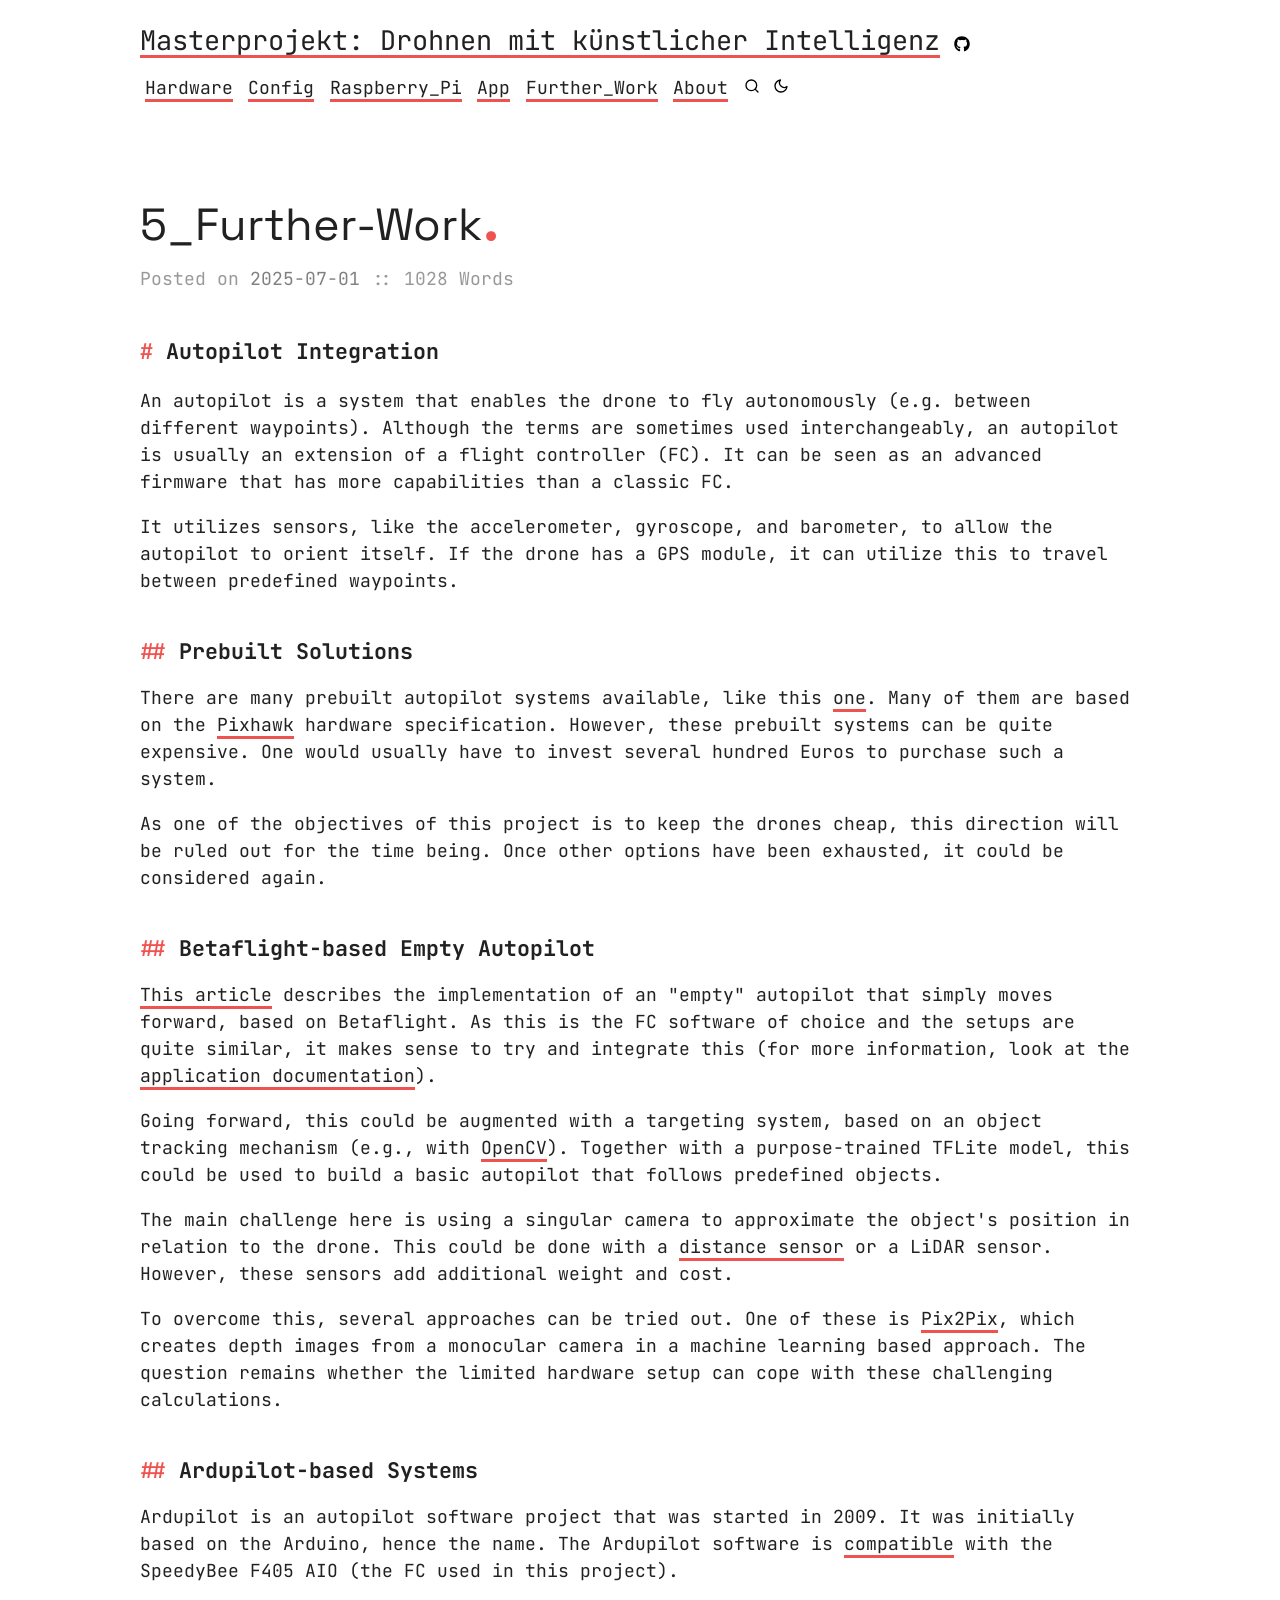
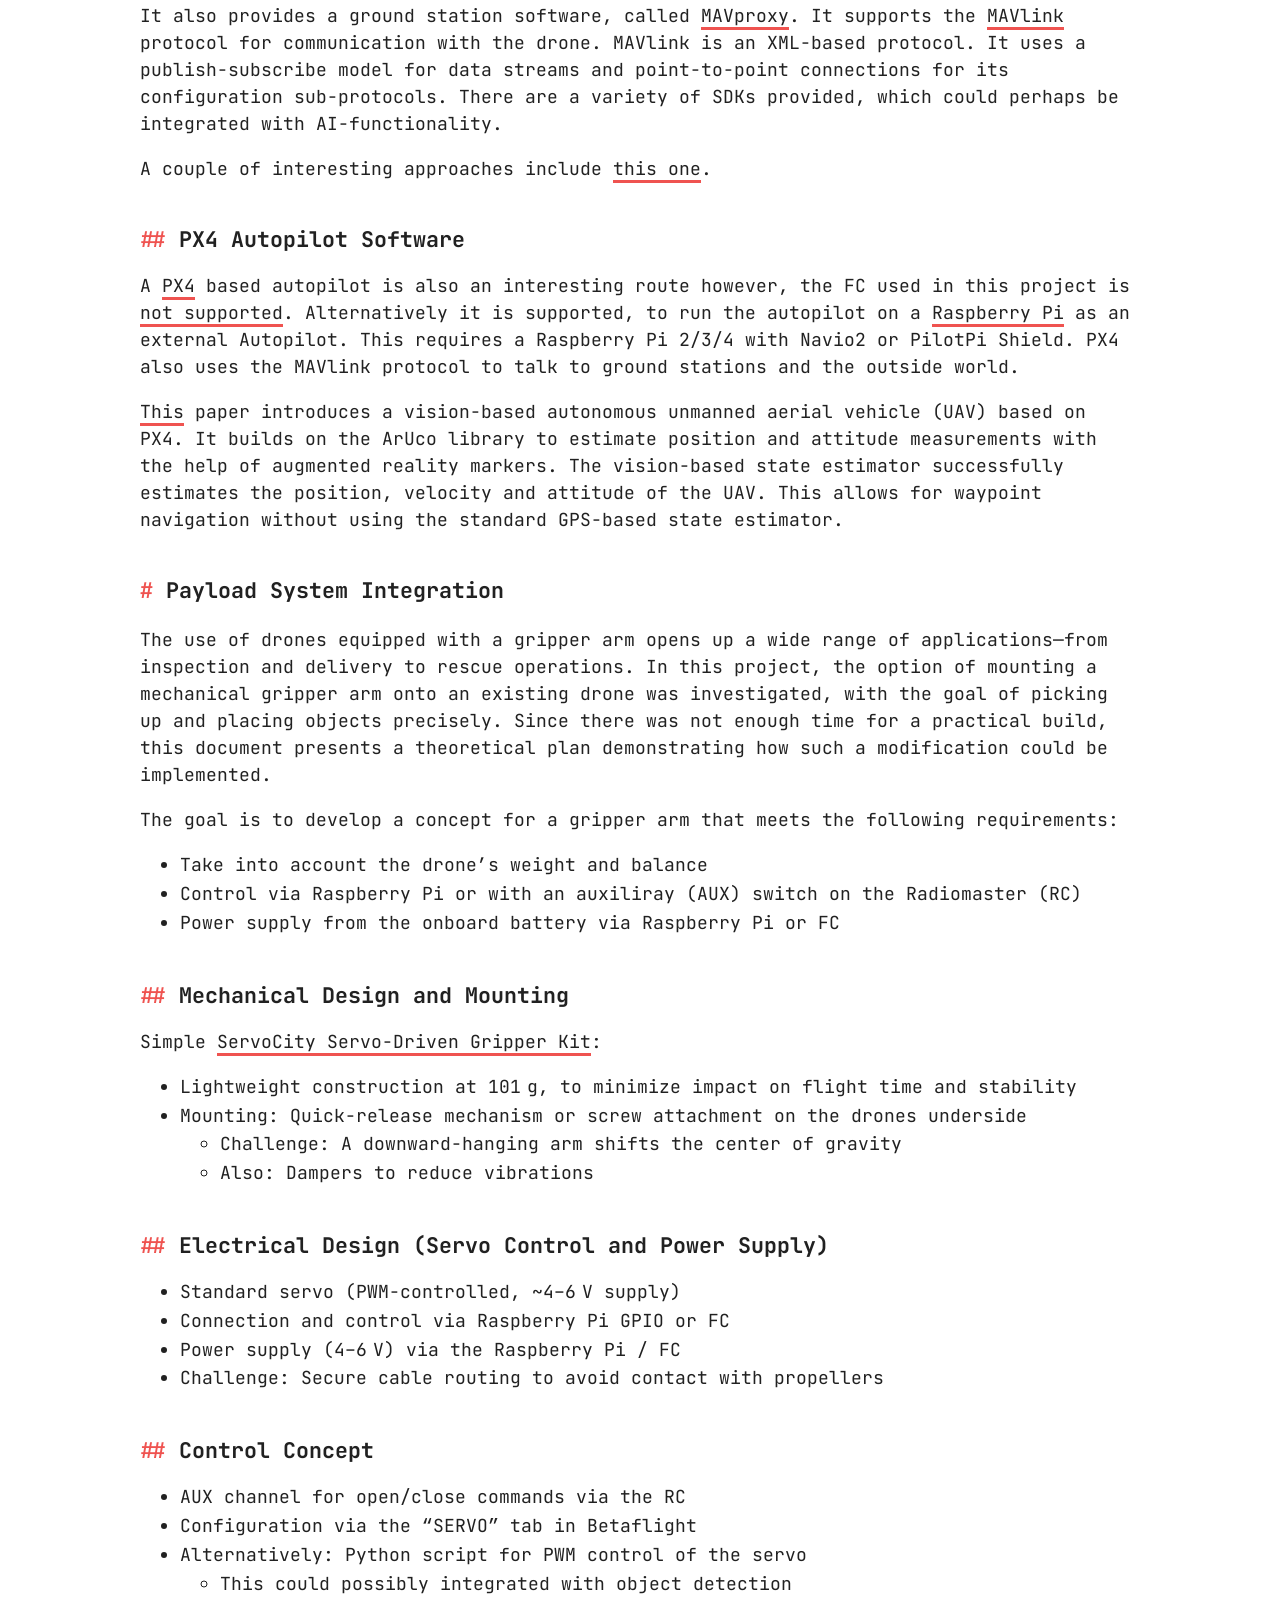
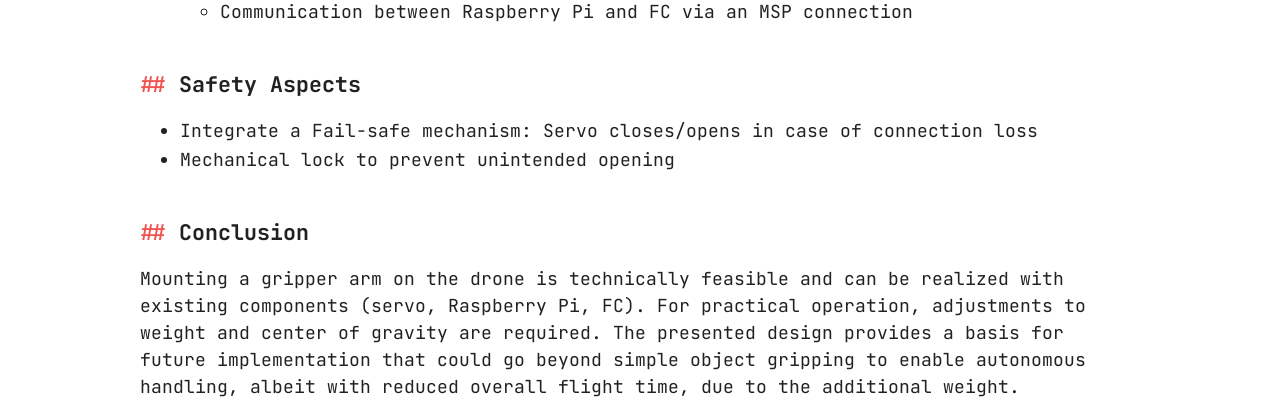
<file: furtherwork/index.html>
<!DOCTYPE html>
<html lang="en" class="dark light">

    <head>
    <meta charset="UTF-8">
    <meta http-equiv="X-UA-Compatible" content="IE=edge">
    <meta name="viewport" content="width=device-width, initial-scale=1.0">
    <meta name="base" content="https:&#x2F;&#x2F;Frankfurt-UAS-AI-Drone.github.io">

    

    
    
    
        <title>
            
                5_Further-Work
            
        </title>

        
            <meta property="og:title"
                  content="5_Further-Work" />
        
    

    
        
            <meta property="og:description" content="Team &#x27;Bananastalker&#x27;" />
        
    

    
        
            <meta name="description" content="Team &#x27;Bananastalker&#x27;" />
        
    

    
    

    
    
        <link href=https://Frankfurt-UAS-AI-Drone.github.io/fonts.css rel="stylesheet" />
    

    
    

    
    

    
    

    
    

    

    
    <link rel="alternate"
          type="application/atom+xml"
          title="Masterprojekt: Drohnen mit künstlicher Intelligenz"
          href="https://Frankfurt-UAS-AI-Drone.github.io/atom.xml">


    
    
        <link rel="stylesheet"
              type="text/css"
              href="https://Frankfurt-UAS-AI-Drone.github.io/theme/light.css" />
        <link id="darkModeStyle"
              rel="stylesheet"
              type="text/css"
              href="https://Frankfurt-UAS-AI-Drone.github.io/theme/dark.css" />
    

    <!-- Set the correct theme in the script -->

    
        <script src=https://Frankfurt-UAS-AI-Drone.github.io/js/themetoggle.js></script>

        
            <script>setTheme(getSavedTheme());</script>
        
    


    <link rel="stylesheet"
          type="text/css"
          media="screen"
          href="https://Frankfurt-UAS-AI-Drone.github.io/main.css" />

    

    <script defer
                    src="https://Frankfurt-UAS-AI-Drone.github.io/search_index.en.js?h=4121a03cc048544de77e"></script>
        <script defer
                src="https://Frankfurt-UAS-AI-Drone.github.io/js/searchElasticlunr.min.js?h=3626c0ef99daa745b31e"></script></head>


    <body>
        <div class="content">
            <header>
    <div class="main">
        
            <a href=https:&#x2F;&#x2F;Frankfurt-UAS-AI-Drone.github.io>Masterprojekt: Drohnen mit künstlicher Intelligenz</a>
        


        <div class="socials">
            
                <a rel="me" href="https:&#x2F;&#x2F;github.com&#x2F;Frankfurt-UAS-AI-Drone" class="social">
                    <img alt="github"
                         src="https://Frankfurt-UAS-AI-Drone.github.io/icons/social/github.svg">
                </a>
            
        </div>
    </div>

    <nav>
        
            <a href=https://Frankfurt-UAS-AI-Drone.github.io/dronehardware style="margin-left: 0.25em">Hardware</a>
        
            <a href=https://Frankfurt-UAS-AI-Drone.github.io/droneconfig style="margin-left: 0.25em">Config</a>
        
            <a href=https://Frankfurt-UAS-AI-Drone.github.io/raspberrypi style="margin-left: 0.25em">Raspberry_Pi</a>
        
            <a href=https://Frankfurt-UAS-AI-Drone.github.io/application style="margin-left: 0.25em">App</a>
        
            <a href=https://Frankfurt-UAS-AI-Drone.github.io/furtherwork style="margin-left: 0.25em">Further_Work</a>
        
            <a href=https://Frankfurt-UAS-AI-Drone.github.io/about style="margin-left: 0.25em">About</a>
        

        
            <button id="search-button"
                    class="search-button"
                    title="$SHORTCUT to open search">
                <img src="https://Frankfurt-UAS-AI-Drone.github.io/icons/search.svg"
                     alt="Search"
                     class="search-icon">
            </button>

            <div id="searchModal"
                 class="search-modal js"
                 role="dialog"
                 aria-labelledby="modalTitle">
                <div id="modal-content">
                    <h1 id="modalTitle" class="page-header">Search</h1>
                    <div id="searchBar">
                        <input id="searchInput"
                               role="combobox"
                               autocomplete="off"
                               spellcheck="false"
                               aria-expanded="false"
                               aria-controls="results-container"
                               placeholder="Search..." />
                        <button id="clear-search" class="clear-button" title="Clear search">
                            <svg xmlns="http://www.w3.org/2000/svg" viewBox="0 -960 960 960">
                                <path d="m256-200-56-56 224-224-224-224 56-56 224 224 224-224 56 56-224 224 224 224-56 56-224-224-224 224Z" />
                            </svg>
                        </button>
                    </div>
                    <div id="results-container">
                        <div id="results-info">
                            <span id="zero_results" style="display: none;">No results</span>
                            <span id="one_result" style="display: none;">1 result</span>
                            <span id="many_results" style="display: none;">$NUMBER results</span>
                        </div>
                        <div id="results" role="listbox"></div>
                    </div>
                </div>
            </div>
        

        
            <a id="dark-mode-toggle"
               onclick="toggleTheme(); event.preventDefault();"
               href="#">
                <img src="https://Frankfurt-UAS-AI-Drone.github.io/icons/sun.svg"
                     id="sun-icon"
                     style="filter: invert(1)"
                     alt="Light" />
                <img src=https://Frankfurt-UAS-AI-Drone.github.io/icons/moon.svg id="moon-icon" alt="Dark" />
            </a>

            <!-- Inititialize the theme toggle icons -->
            <script>updateItemToggleTheme()</script>
        
    </nav>
</header>


            
            
    
    <main>
        <article>
            <div class="title">
                
                
    <div class="page-header">
        5_Further-Work<span class="primary-color" style="font-size: 1.6em">.</span>
    </div>


                <div class="meta">
                    
                        Posted on <time>2025-07-01</time>
                    

                    

                    

                    :: 1028 Words

                    
                    

                    
                    

                    

                </div>
            </div>

            

            
            

            <section class="body">
                <h1 id="autopilot-integration">Autopilot Integration</h1>
<p>An autopilot is a system that enables the drone to fly autonomously (e.g. between different waypoints).
Although the terms are sometimes used interchangeably, an autopilot is usually an extension of a flight controller (FC). It can be seen as an advanced firmware that has more capabilities than a classic FC.</p>
<p>It utilizes sensors, like the accelerometer, gyroscope, and barometer, to allow the autopilot to orient itself.
If the drone has a GPS module, it can utilize this to travel between predefined waypoints.</p>
<h2 id="prebuilt-solutions">Prebuilt Solutions</h2>
<p>There are many prebuilt autopilot systems available, like this <a href="https://www.getfpv.com/electronics/autopilot-systems/holybro-pixhawk-6x-pro-fc-standard-set-w-pm02d-hv.html">one</a>.
Many of them are based on the <a href="https://github.com/pixhawk/Pixhawk-Standards">Pixhawk</a> hardware specification.
However, these prebuilt systems can be quite expensive. One would usually have to invest several hundred Euros to purchase such a system.</p>
<p>As one of the objectives of this project is to keep the drones cheap, this direction will be ruled out for the time being.
Once other options have been exhausted, it could be considered again.</p>
<h2 id="betaflight-based-empty-autopilot">Betaflight-based Empty Autopilot</h2>
<p><a href="https://medium.com/illumination/fpv-autonomous-operation-with-betaflight-and-raspberry-pi-0caeb4b3ca69">This article</a> describes the implementation of an "empty" autopilot that simply moves forward, based on Betaflight.
As this is the FC software of choice and the setups are quite similar, it makes sense to try and integrate this (for more information, look at the <a href="/application">application documentation</a>).</p>
<p>Going forward, this could be augmented with a targeting system, based on an object tracking mechanism (e.g., with <a href="https://docs.opencv.org/4.x/dc/d6b/group__video__track.html">OpenCV</a>). Together with a purpose-trained TFLite model, this could be used to build a basic autopilot that follows predefined objects.</p>
<p>The main challenge here is using a singular camera to approximate the object's position in relation to the drone. This could be done with a <a href="https://www.getfpv.com/hc-sr04-ultrasonic-distance-sensor-module.html">distance sensor</a> or a LiDAR sensor. However, these sensors add additional weight and cost.</p>
<p>To overcome this, several approaches can be tried out. One of these is <a href="https://cir.nii.ac.jp/crid/1360298339716877696">Pix2Pix</a>, which creates depth images from a monocular camera in a machine learning based approach. The question remains whether the limited hardware setup can cope with these challenging calculations.</p>
<h2 id="ardupilot-based-systems">Ardupilot-based Systems</h2>
<p>Ardupilot is an autopilot software project that was started in 2009. It was initially based on the Arduino, hence the name. The Ardupilot software is <a href="https://ardupilot.org/copter/docs/common-autopilots.html">compatible</a> with the SpeedyBee F405 AIO (the FC used in this project).</p>
<p>It also provides a ground station software, called <a href="https://ardupilot.org/mavproxy/index.html">MAVproxy</a>. It supports the <a href="https://mavlink.io/en/">MAVlink</a> protocol for communication with the drone. MAVlink is an XML-based protocol. It uses a publish-subscribe model for data streams and point-to-point connections for its configuration sub-protocols. There are a variety of SDKs provided, which could perhaps be integrated with AI-functionality.</p>
<p>A couple of interesting approaches include <a href="https://sciresol.s3.us-east-2.amazonaws.com/IJST/Articles/2009/Issue-4/Article2.pdf">this one</a>.</p>
<h2 id="px4-autopilot-software">PX4 Autopilot Software</h2>
<p>A <a href="https://docs.px4.io/main/en/index.html">PX4</a> based autopilot is also an interesting route however, the FC used in this project is <a href="https://docs.px4.io/main/en/flight_controller/">not supported</a>. Alternatively it is supported, to run the autopilot on a <a href="https://docs.px4.io/main/en/flight_controller/autopilot_experimental.html">Raspberry Pi</a> as an external Autopilot. This requires a Raspberry Pi 2/3/4 with Navio2 or PilotPi Shield. PX4 also uses the MAVlink protocol to talk to ground stations and the outside world.</p>
<p><a href="https://scholar.sun.ac.za/bitstreams/a5fc433a-022c-4dfd-b576-3f31dad8c8c5/download">This</a> paper introduces a vision-based autonomous unmanned aerial vehicle (UAV) based on PX4. It builds on the ArUco library to estimate position and attitude measurements with the help of augmented reality markers. The vision-based state estimator successfully estimates the position, velocity and attitude of the UAV. This allows for waypoint navigation without using the standard GPS-based state estimator.</p>
<h1 id="payload-system-integration">Payload System Integration</h1>
<p>The use of drones equipped with a gripper arm opens up a wide range of applications—from inspection and delivery to rescue operations. In this project, the option of mounting a mechanical gripper arm onto an existing drone was investigated, with the goal of picking up and placing objects precisely.
Since there was not enough time for a practical build, this document presents a theoretical plan demonstrating how such a modification could be implemented.</p>
<p>The goal is to develop a concept for a gripper arm that meets the following requirements:</p>
<ul>
<li>Take into account the drone’s weight and balance</li>
<li>Control via Raspberry Pi or with an auxiliray (AUX) switch on the Radiomaster (RC)</li>
<li>Power supply from the onboard battery via Raspberry Pi or FC</li>
</ul>
<h2 id="mechanical-design-and-mounting">Mechanical Design and Mounting</h2>
<p>Simple <a href="https://eu.robotshop.com/products/servocity-servo-driven-gripper-kit-servo-included/">ServoCity Servo-Driven Gripper Kit</a>:</p>
<ul>
<li>Lightweight construction at 101 g, to minimize impact on flight time and stability</li>
<li>Mounting: Quick-release mechanism or screw attachment on the drones underside
<ul>
<li>Challenge: A downward-hanging arm shifts the center of gravity</li>
<li>Also: Dampers to reduce vibrations</li>
</ul>
</li>
</ul>
<h2 id="electrical-design-servo-control-and-power-supply">Electrical Design (Servo Control and Power Supply)</h2>
<ul>
<li>Standard servo (PWM-controlled, ~4–6 V supply)</li>
<li>Connection and control via Raspberry Pi GPIO or FC</li>
<li>Power supply (4–6 V) via the Raspberry Pi / FC</li>
<li>Challenge: Secure cable routing to avoid contact with propellers</li>
</ul>
<h2 id="control-concept">Control Concept</h2>
<ul>
<li>AUX channel for open/close commands via the RC</li>
<li>Configuration via the “SERVO” tab in Betaflight</li>
<li>Alternatively: Python script for PWM control of the servo
<ul>
<li>This could possibly integrated with object detection</li>
<li>Communication between Raspberry Pi and FC via an MSP connection</li>
</ul>
</li>
</ul>
<h2 id="safety-aspects">Safety Aspects</h2>
<ul>
<li>Integrate a Fail-safe mechanism: Servo closes/opens in case of connection loss</li>
<li>Mechanical lock to prevent unintended opening</li>
</ul>
<h2 id="conclusion">Conclusion</h2>
<p>Mounting a gripper arm on the drone is technically feasible and can be realized with existing components (servo, Raspberry Pi, FC). For practical operation, adjustments to weight and center of gravity are required. The presented design provides a basis for future implementation that could go beyond simple object gripping to enable autonomous handling, albeit with reduced overall flight time, due to the additional weight.</p>

            </section>
        </article>
    </main>



            
                
            

            
        </div>
    </body>

</html>
</file>
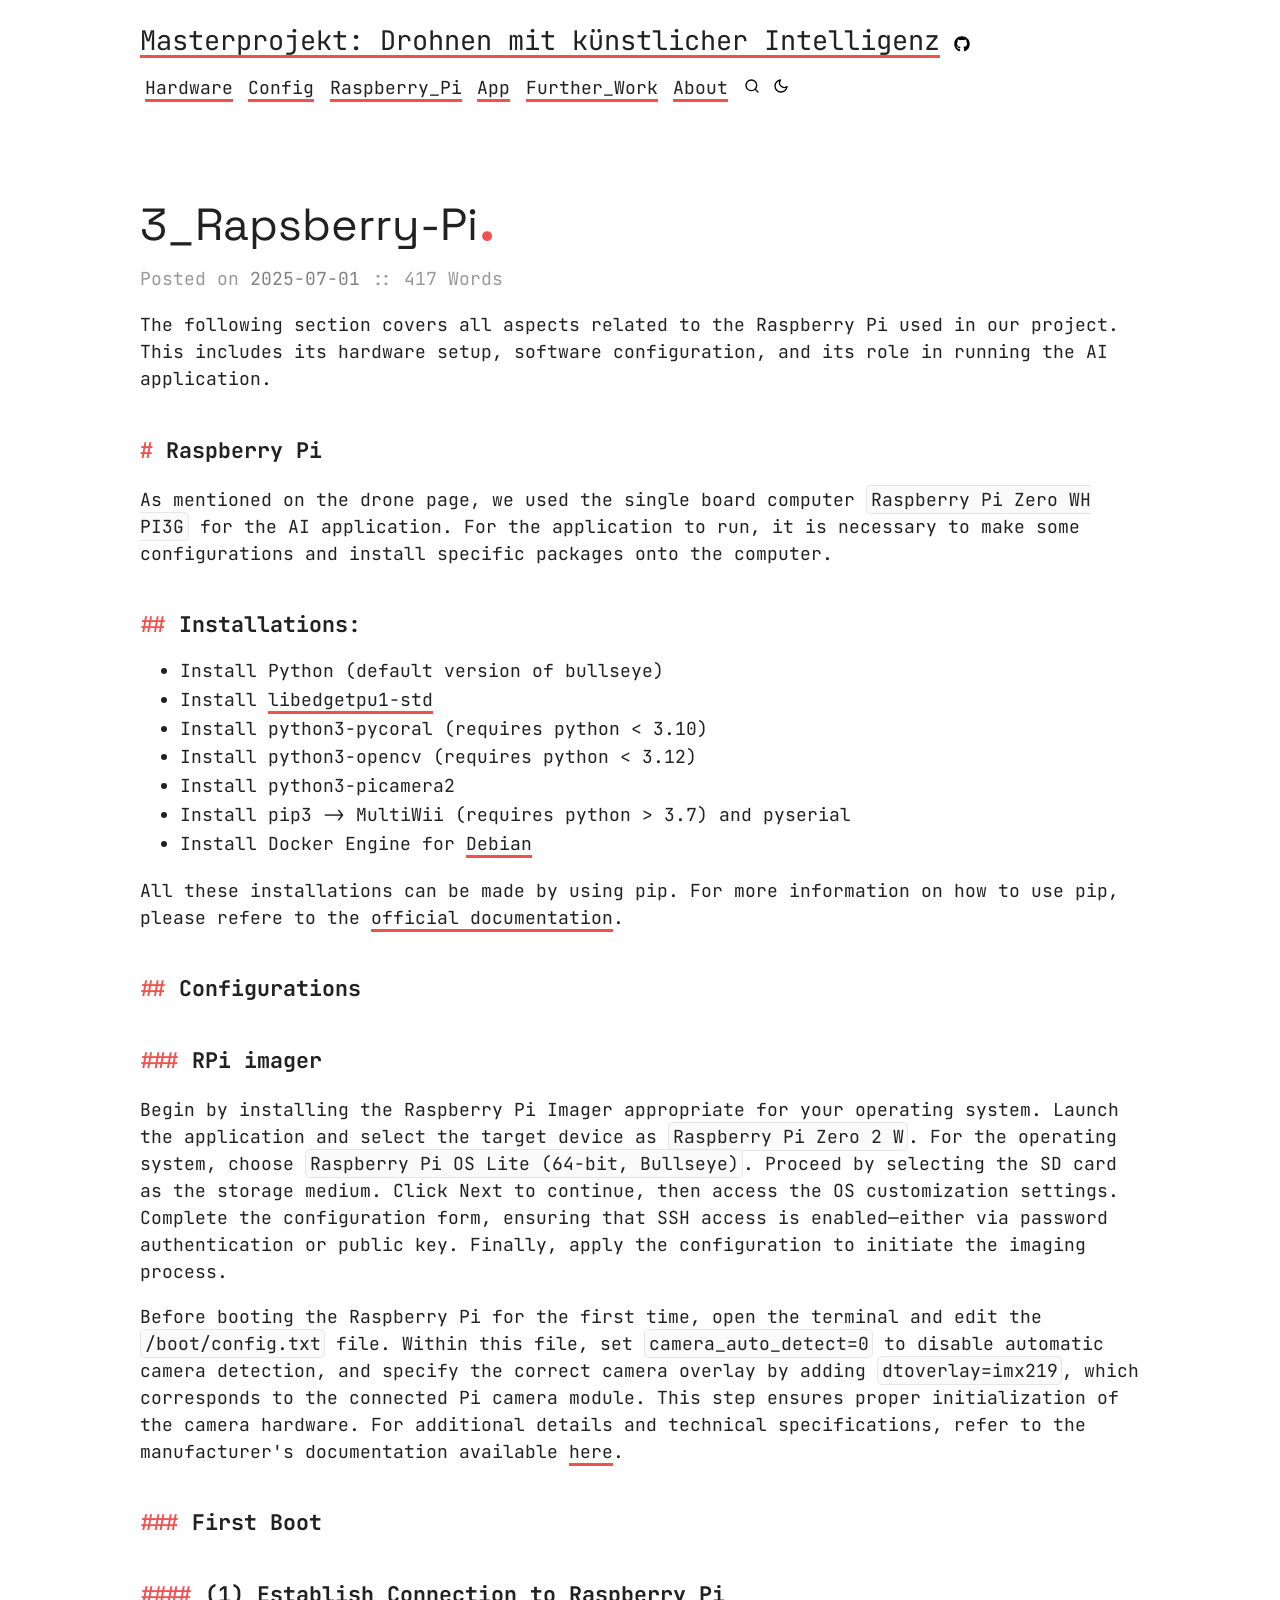
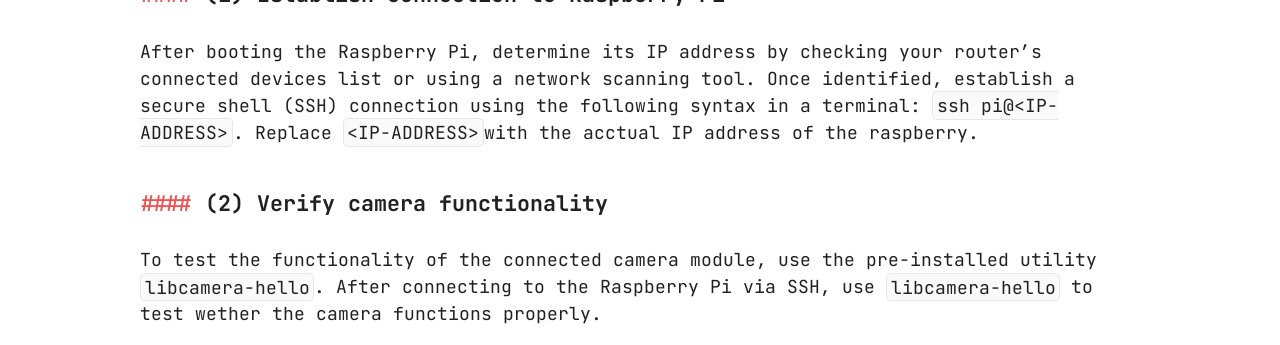
<file: raspberrypi/index.html>
<!DOCTYPE html>
<html lang="en" class="dark light">

    <head>
    <meta charset="UTF-8">
    <meta http-equiv="X-UA-Compatible" content="IE=edge">
    <meta name="viewport" content="width=device-width, initial-scale=1.0">
    <meta name="base" content="https:&#x2F;&#x2F;Frankfurt-UAS-AI-Drone.github.io">

    

    
    
    
        <title>
            
                3_Rapsberry-Pi
            
        </title>

        
            <meta property="og:title"
                  content="3_Rapsberry-Pi" />
        
    

    
        
            <meta property="og:description" content="Team &#x27;Bananastalker&#x27;" />
        
    

    
        
            <meta name="description" content="Team &#x27;Bananastalker&#x27;" />
        
    

    
    

    
    
        <link href=https://Frankfurt-UAS-AI-Drone.github.io/fonts.css rel="stylesheet" />
    

    
    

    
    

    
    

    
    

    

    
    <link rel="alternate"
          type="application/atom+xml"
          title="Masterprojekt: Drohnen mit künstlicher Intelligenz"
          href="https://Frankfurt-UAS-AI-Drone.github.io/atom.xml">


    
    
        <link rel="stylesheet"
              type="text/css"
              href="https://Frankfurt-UAS-AI-Drone.github.io/theme/light.css" />
        <link id="darkModeStyle"
              rel="stylesheet"
              type="text/css"
              href="https://Frankfurt-UAS-AI-Drone.github.io/theme/dark.css" />
    

    <!-- Set the correct theme in the script -->

    
        <script src=https://Frankfurt-UAS-AI-Drone.github.io/js/themetoggle.js></script>

        
            <script>setTheme(getSavedTheme());</script>
        
    


    <link rel="stylesheet"
          type="text/css"
          media="screen"
          href="https://Frankfurt-UAS-AI-Drone.github.io/main.css" />

    

    <script defer
                    src="https://Frankfurt-UAS-AI-Drone.github.io/search_index.en.js?h=4121a03cc048544de77e"></script>
        <script defer
                src="https://Frankfurt-UAS-AI-Drone.github.io/js/searchElasticlunr.min.js?h=3626c0ef99daa745b31e"></script></head>


    <body>
        <div class="content">
            <header>
    <div class="main">
        
            <a href=https:&#x2F;&#x2F;Frankfurt-UAS-AI-Drone.github.io>Masterprojekt: Drohnen mit künstlicher Intelligenz</a>
        


        <div class="socials">
            
                <a rel="me" href="https:&#x2F;&#x2F;github.com&#x2F;Frankfurt-UAS-AI-Drone" class="social">
                    <img alt="github"
                         src="https://Frankfurt-UAS-AI-Drone.github.io/icons/social/github.svg">
                </a>
            
        </div>
    </div>

    <nav>
        
            <a href=https://Frankfurt-UAS-AI-Drone.github.io/dronehardware style="margin-left: 0.25em">Hardware</a>
        
            <a href=https://Frankfurt-UAS-AI-Drone.github.io/droneconfig style="margin-left: 0.25em">Config</a>
        
            <a href=https://Frankfurt-UAS-AI-Drone.github.io/raspberrypi style="margin-left: 0.25em">Raspberry_Pi</a>
        
            <a href=https://Frankfurt-UAS-AI-Drone.github.io/application style="margin-left: 0.25em">App</a>
        
            <a href=https://Frankfurt-UAS-AI-Drone.github.io/furtherwork style="margin-left: 0.25em">Further_Work</a>
        
            <a href=https://Frankfurt-UAS-AI-Drone.github.io/about style="margin-left: 0.25em">About</a>
        

        
            <button id="search-button"
                    class="search-button"
                    title="$SHORTCUT to open search">
                <img src="https://Frankfurt-UAS-AI-Drone.github.io/icons/search.svg"
                     alt="Search"
                     class="search-icon">
            </button>

            <div id="searchModal"
                 class="search-modal js"
                 role="dialog"
                 aria-labelledby="modalTitle">
                <div id="modal-content">
                    <h1 id="modalTitle" class="page-header">Search</h1>
                    <div id="searchBar">
                        <input id="searchInput"
                               role="combobox"
                               autocomplete="off"
                               spellcheck="false"
                               aria-expanded="false"
                               aria-controls="results-container"
                               placeholder="Search..." />
                        <button id="clear-search" class="clear-button" title="Clear search">
                            <svg xmlns="http://www.w3.org/2000/svg" viewBox="0 -960 960 960">
                                <path d="m256-200-56-56 224-224-224-224 56-56 224 224 224-224 56 56-224 224 224 224-56 56-224-224-224 224Z" />
                            </svg>
                        </button>
                    </div>
                    <div id="results-container">
                        <div id="results-info">
                            <span id="zero_results" style="display: none;">No results</span>
                            <span id="one_result" style="display: none;">1 result</span>
                            <span id="many_results" style="display: none;">$NUMBER results</span>
                        </div>
                        <div id="results" role="listbox"></div>
                    </div>
                </div>
            </div>
        

        
            <a id="dark-mode-toggle"
               onclick="toggleTheme(); event.preventDefault();"
               href="#">
                <img src="https://Frankfurt-UAS-AI-Drone.github.io/icons/sun.svg"
                     id="sun-icon"
                     style="filter: invert(1)"
                     alt="Light" />
                <img src=https://Frankfurt-UAS-AI-Drone.github.io/icons/moon.svg id="moon-icon" alt="Dark" />
            </a>

            <!-- Inititialize the theme toggle icons -->
            <script>updateItemToggleTheme()</script>
        
    </nav>
</header>


            
            
    
    <main>
        <article>
            <div class="title">
                
                
    <div class="page-header">
        3_Rapsberry-Pi<span class="primary-color" style="font-size: 1.6em">.</span>
    </div>


                <div class="meta">
                    
                        Posted on <time>2025-07-01</time>
                    

                    

                    

                    :: 417 Words

                    
                    

                    
                    

                    

                </div>
            </div>

            

            
            

            <section class="body">
                <p>The following section covers all aspects related to the Raspberry Pi used in our project. This includes its hardware setup, software configuration, and its role in running the AI application.</p>
<h1 id="raspberry-pi">Raspberry Pi</h1>
<p>As mentioned on the drone page, we used the single board computer <code>Raspberry Pi Zero WH PI3G</code> for the AI application. For the application to run, it is necessary to make some configurations and install specific packages onto the computer.</p>
<h2 id="installations">Installations:</h2>
<ul>
<li>Install Python (default version of bullseye)</li>
<li>Install <a href="https://coral.ai/docs/accelerator/get-started/#runtime-on-linux">libedgetpu1-std</a></li>
<li>Install python3-pycoral (requires python &lt; 3.10)</li>
<li>Install python3-opencv (requires python &lt; 3.12)</li>
<li>Install python3-picamera2</li>
<li>Install pip3 -&gt; MultiWii (requires python &gt; 3.7) and pyserial</li>
<li>Install Docker Engine for <a href="https://docs.docker.com/engine/install/debian/">Debian</a></li>
</ul>
<p>All these installations can be made by using pip. For more information on how to use pip, please refere to the <a href="https://pip.pypa.io/en/stable/installation/">official documentation</a>.<br/></p>
<h2 id="configurations">Configurations</h2>
<h3 id="rpi-imager">RPi imager</h3>
<p>Begin by installing the Raspberry Pi Imager appropriate for your operating system. Launch the application and select the target device as <code>Raspberry Pi Zero 2 W</code>. For the operating system, choose <code>Raspberry Pi OS Lite (64-bit, Bullseye)</code>. Proceed by selecting the SD card as the storage medium. Click Next to continue, then access the OS customization settings. Complete the configuration form, ensuring that SSH access is enabled—either via password authentication or public key. Finally, apply the configuration to initiate the imaging process.</p>
<p>Before booting the Raspberry Pi for the first time, open the terminal and edit the <code>/boot/config.txt</code> file. Within this file, set <code>camera_auto_detect=0</code> to disable automatic camera detection, and specify the correct camera overlay by adding <code>dtoverlay=imx219</code>, which corresponds to the connected Pi camera module. This step ensures proper initialization of the camera hardware. For additional details and technical specifications, refer to the manufacturer's documentation available <a href="https://joy-it.net/de/products/rb-camera-jt-v2-120">here</a>.</p>
<h3 id="first-boot">First Boot</h3>
<h4 id="1-establish-connection-to-raspberry-pi">(1) Establish Connection to Raspberry Pi</h4>
<p>After booting the Raspberry Pi, determine its IP address by checking your router’s connected devices list or using a network scanning tool. Once identified, establish a secure shell (SSH) connection using the following syntax in a terminal: <code>ssh pi@&lt;IP-ADDRESS&gt;</code>. Replace <code>&lt;IP-ADDRESS&gt;</code>with the acctual IP address of the raspberry.</p>
<h4 id="2-verify-camera-functionality">(2) Verify camera functionality</h4>
<p>To test the functionality of the connected camera module, use the pre-installed utility <code>libcamera-hello</code>. After connecting to the Raspberry Pi via SSH, use <code>libcamera-hello</code> to test wether the camera functions properly.</p>

            </section>
        </article>
    </main>



            
                
            

            
        </div>
    </body>

</html>
</file>
